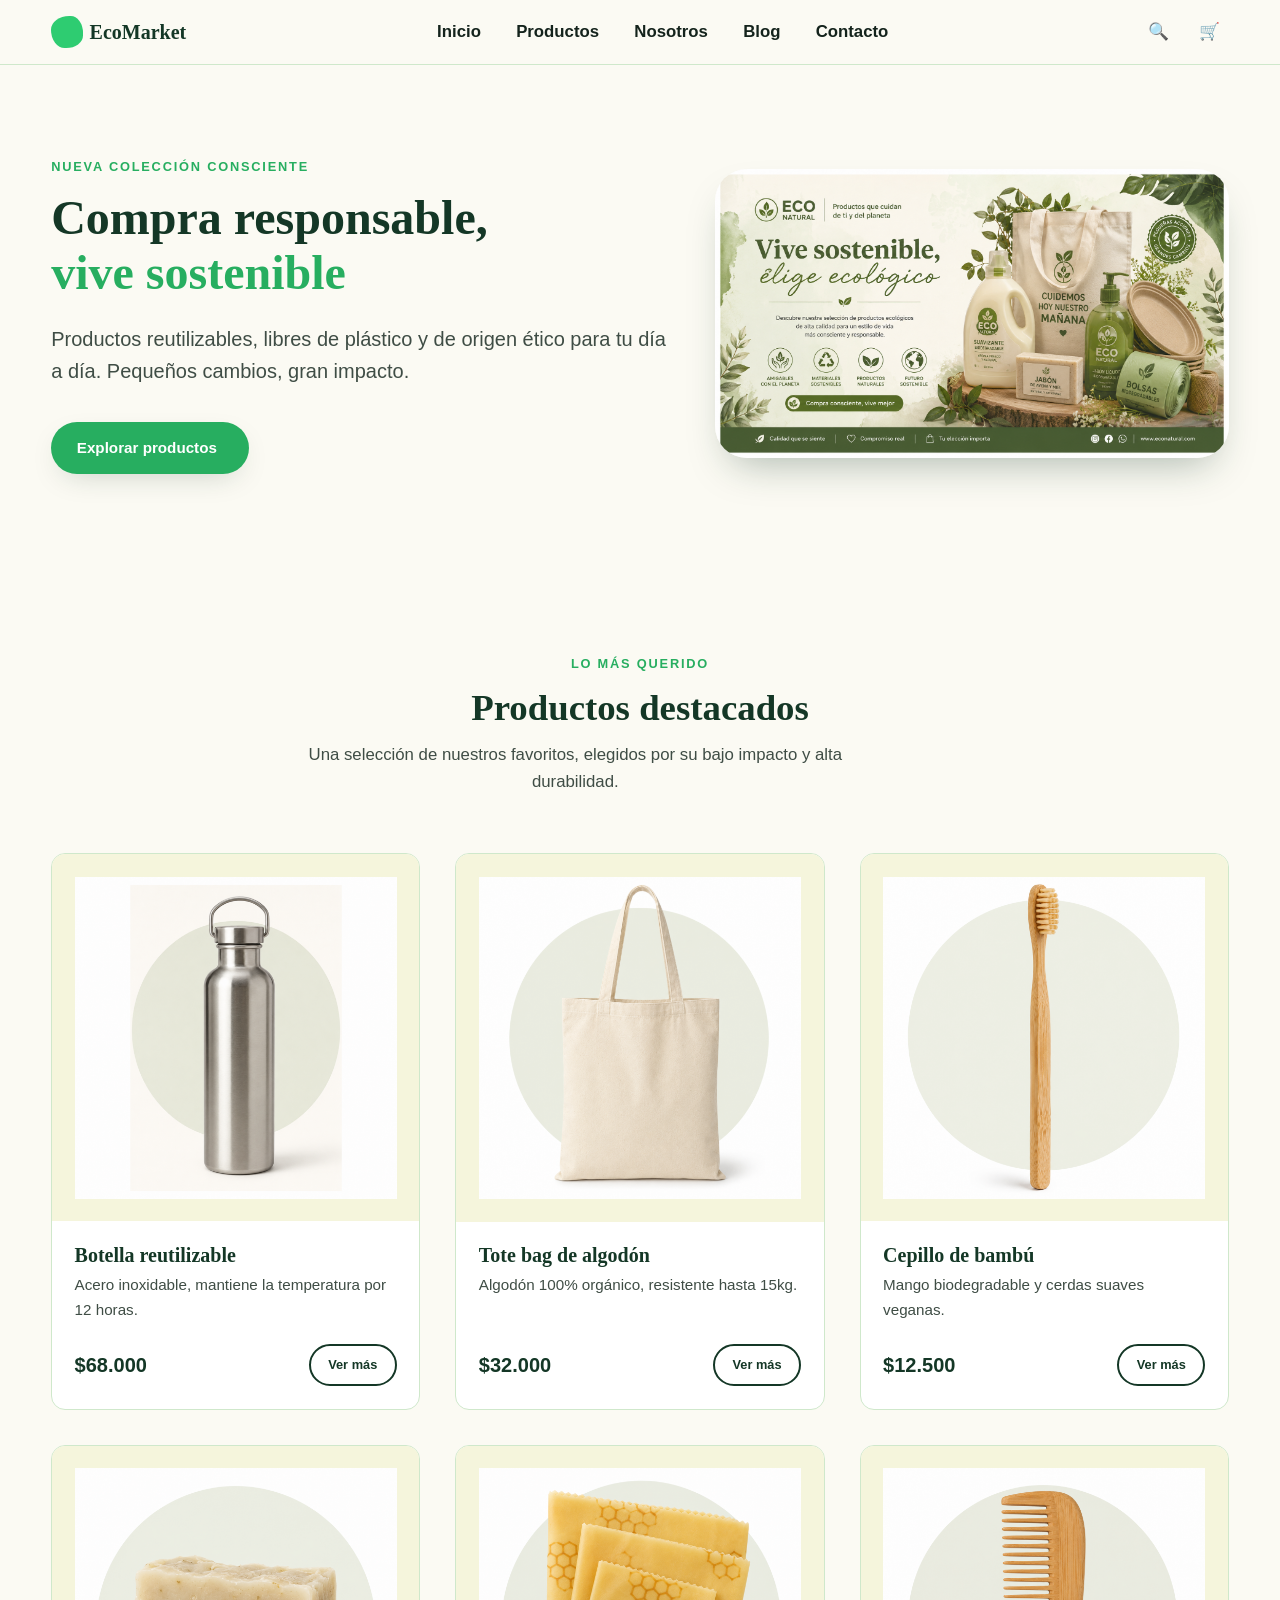
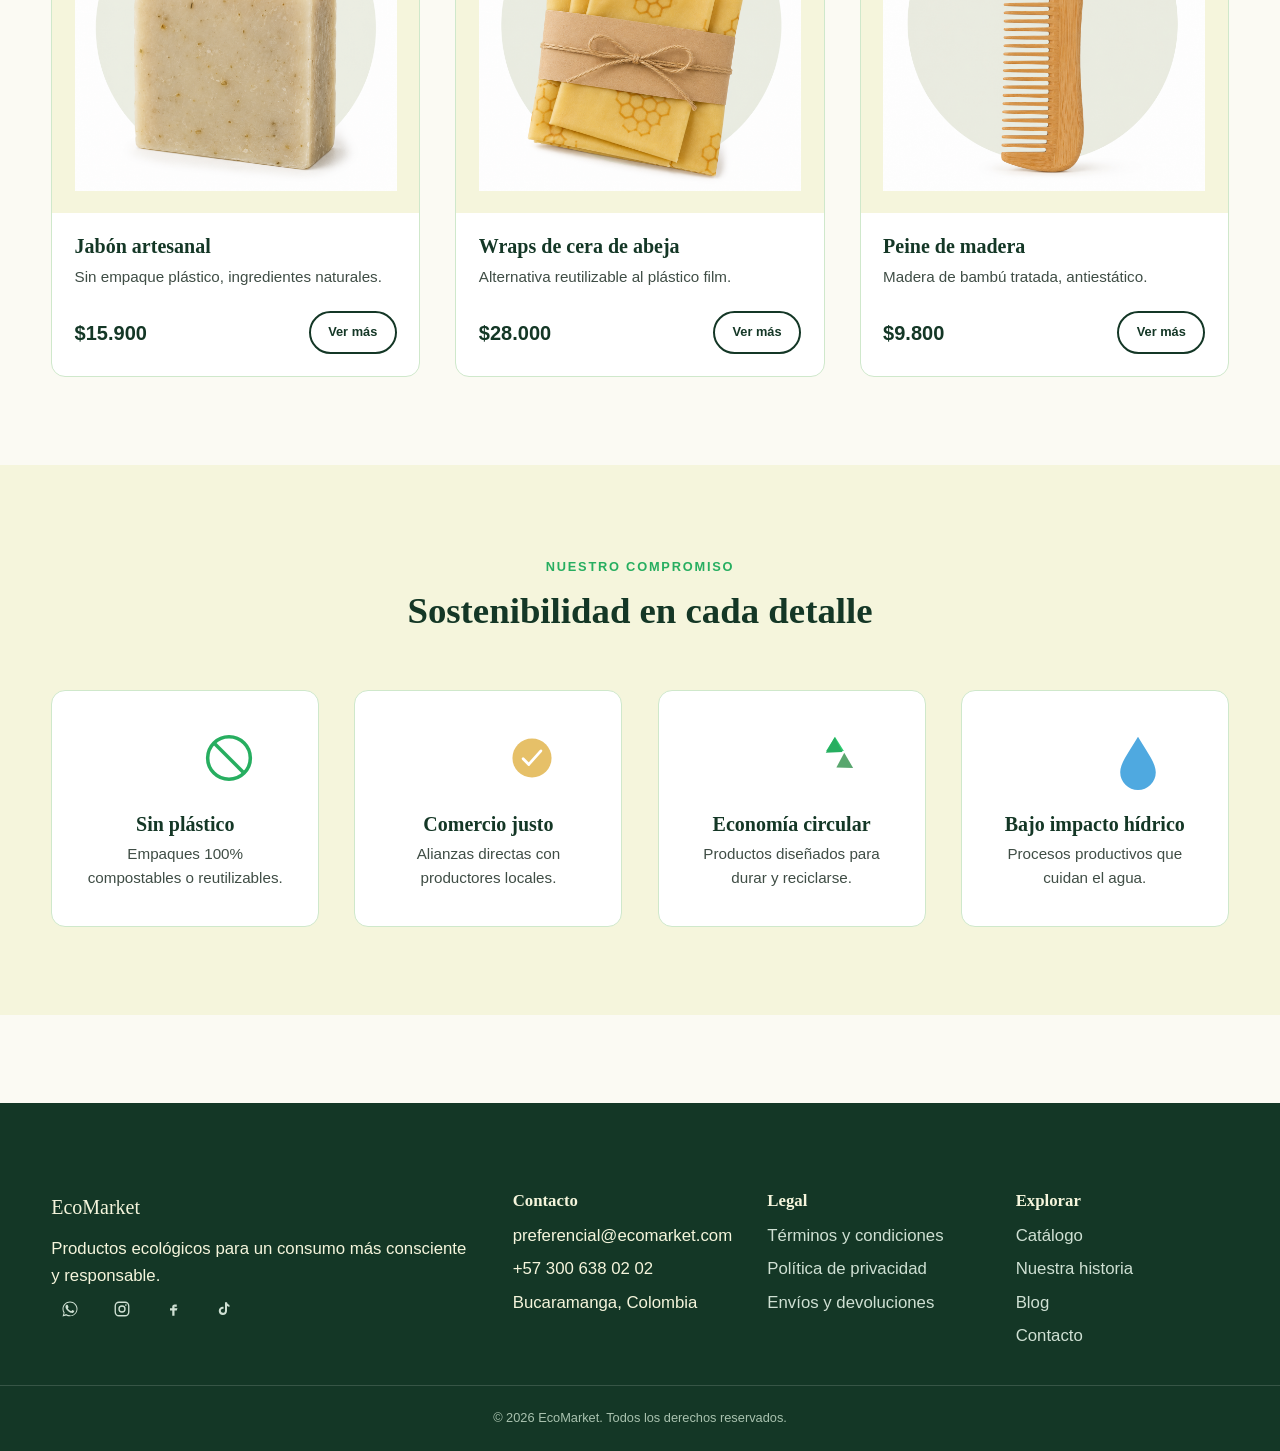
<file: index.html>
<!DOCTYPE html>
<html lang="es">
<head>
  <meta charset="UTF-8">
  <meta name="viewport" content="width=device-width, initial-scale=1.0">
  <title>EcoMarket — Compra responsable, vive sostenible</title>
  <meta name="description" content="EcoMarket: tienda en línea de productos ecológicos, reutilizables y sustentables.">
  <link rel="icon" href="img/icons/icon-leaf.svg" type="image/svg+xml">
  <link rel="stylesheet" href="css/main.css">
  <link rel="stylesheet" href="css/layout.css">
  <link rel="stylesheet" href="css/components.css">
  <link rel="stylesheet" href="css/animations.css">
</head>
<body>
  <a href="#main" class="skip-link">Saltar al contenido</a>

  <header class="header">
    <div class="container header__bar">
      <a href="index.html" class="header__logo">
        <span class="header__logo-mark" aria-hidden="true"></span>
        EcoMarket
      </a>

      <input type="checkbox" id="nav-toggle" class="nav-toggle-input">
      <label for="nav-toggle" class="nav-toggle-label" aria-label="Abrir menú">
        <span></span><span></span><span></span>
      </label>

      <nav class="nav" aria-label="Navegación principal">
        <ul class="nav__list">
          <li><a href="index.html" class="nav__link">Inicio</a></li>
          <li><a href="views/productos.html" class="nav__link">Productos</a></li>
          <li><a href="views/sobre-nosotros.html" class="nav__link">Nosotros</a></li>
          <li><a href="views/blog.html" class="nav__link">Blog</a></li>
          <li><a href="views/contacto.html" class="nav__link">Contacto</a></li>
        </ul>
      </nav>

      <div class="header__actions">
        <a href="views/productos.html" class="icon-btn" aria-label="Buscar productos">🔍</a>
        <a href="#carrito" class="icon-btn" aria-label="Ver carrito">🛒</a>
      </div>
    </div>
  </header>

  <main id="main">
    <!-- HERO -->
    <section class="hero container">
      <div class="hero__text">
        <span class="eyebrow hero__eyebrow">Nueva colección consciente</span>
        <h1 class="hero__title">Compra responsable,<br><em>vive sostenible</em></h1>
        <p class="hero__lead">Productos reutilizables, libres de plástico y de origen ético para tu día a día. Pequeños cambios, gran impacto.</p>
        <a href="views/productos.html" class="btn btn--primary">Explorar productos</a>
      </div>
      <div class="hero__media">
        <img src="img/hero/hero-banner.png" alt="Ilustración de un paisaje verde y sostenible">
      </div>
    </section>

    <!-- PRODUCTOS DESTACADOS -->
    <section class="section container" id="destacados">
      <div class="section-heading text-center">
        <span class="eyebrow">Lo más querido</span>
        <h2>Productos destacados</h2>
        <p>Una selección de nuestros favoritos, elegidos por su bajo impacto y alta durabilidad.</p>
      </div>

      <div class="product-grid product-grid--home">
        <article class="card">
          <div class="card__media"><img src="img/products/product-bottle.png" alt="Botella reutilizable de acero inoxidable"></div>
          <div class="card__body">
            <h3 class="card__title">Botella reutilizable</h3>
            <p class="card__desc">Acero inoxidable, mantiene la temperatura por 12 horas.</p>
          </div>
          <div class="card__footer">
            <span class="card__price">$68.000</span>
            <a href="views/productos.html" class="btn btn--outline btn--small">Ver más</a>
          </div>
        </article>

        <article class="card">
          <div class="card__media"><img src="img/products/product-tote.png" alt="Bolsa tote de algodón orgánico"></div>
          <div class="card__body">
            <h3 class="card__title">Tote bag de algodón</h3>
            <p class="card__desc">Algodón 100% orgánico, resistente hasta 15kg.</p>
          </div>
          <div class="card__footer">
            <span class="card__price">$32.000</span>
            <a href="views/productos.html" class="btn btn--outline btn--small">Ver más</a>
          </div>
        </article>

        <article class="card">
          <div class="card__media"><img src="img/products/product-brush.png" alt="Cepillo dental de bambú"></div>
          <div class="card__body">
            <h3 class="card__title">Cepillo de bambú</h3>
            <p class="card__desc">Mango biodegradable y cerdas suaves veganas.</p>
          </div>
          <div class="card__footer">
            <span class="card__price">$12.500</span>
            <a href="views/productos.html" class="btn btn--outline btn--small">Ver más</a>
          </div>
        </article>

        <article class="card">
          <div class="card__media"><img src="img/products/product-soap.png" alt="Jabón artesanal en barra"></div>
          <div class="card__body">
            <h3 class="card__title">Jabón artesanal</h3>
            <p class="card__desc">Sin empaque plástico, ingredientes naturales.</p>
          </div>
          <div class="card__footer">
            <span class="card__price">$15.900</span>
            <a href="views/productos.html" class="btn btn--outline btn--small">Ver más</a>
          </div>
        </article>

        <article class="card">
          <div class="card__media"><img src="img/products/product-wrap.png" alt="Envoltura de cera de abeja"></div>
          <div class="card__body">
            <h3 class="card__title">Wraps de cera de abeja</h3>
            <p class="card__desc">Alternativa reutilizable al plástico film.</p>
          </div>
          <div class="card__footer">
            <span class="card__price">$28.000</span>
            <a href="views/productos.html" class="btn btn--outline btn--small">Ver más</a>
          </div>
        </article>

        <article class="card">
          <div class="card__media"><img src="img/products/product-comb.png" alt="Peine de madera natural"></div>
          <div class="card__body">
            <h3 class="card__title">Peine de madera</h3>
            <p class="card__desc">Madera de bambú tratada, antiestático.</p>
          </div>
          <div class="card__footer">
            <span class="card__price">$9.800</span>
            <a href="views/productos.html" class="btn btn--outline btn--small">Ver más</a>
          </div>
        </article>
      </div>
    </section>

    <!-- FRANJA DE PRINCIPIOS -->
    <section class="section section--muted">
      <div class="container">
        <div class="section-heading text-center">
          <span class="eyebrow">Nuestro compromiso</span>
          <h2>Sostenibilidad en cada detalle</h2>
        </div>
        <div class="principles">
          <div class="principle">
            <img class="principle__icon" src="img/icons/icon-no-plastic.svg" alt="">
            <h3>Sin plástico</h3>
            <p>Empaques 100% compostables o reutilizables.</p>
          </div>
          <div class="principle">
            <img class="principle__icon" src="img/icons/icon-fair-trade.svg" alt="">
            <h3>Comercio justo</h3>
            <p>Alianzas directas con productores locales.</p>
          </div>
          <div class="principle">
            <img class="principle__icon" src="img/icons/icon-recycle.svg" alt="">
            <h3>Economía circular</h3>
            <p>Productos diseñados para durar y reciclarse.</p>
          </div>
          <div class="principle">
            <img class="principle__icon" src="img/icons/icon-water.svg" alt="">
            <h3>Bajo impacto hídrico</h3>
            <p>Procesos productivos que cuidan el agua.</p>
          </div>
        </div>
      </div>
    </section>
  </main>

  <footer class="footer">
    <div class="container footer__grid">
      <div class="footer__col">
        <p class="footer__brand">EcoMarket</p>
        <p>Productos ecológicos para un consumo más consciente y responsable.</p>
        <div class="footer__social">
          <a href="https://wa.me/573000000000" class="icon-btn" aria-label="WhatsApp" target="_blank" rel="noopener noreferrer">
            <svg viewBox="0 0 24 24" width="18" height="18" fill="currentColor" aria-hidden="true"><path d="M17.5 14.4c-.3-.1-1.7-.9-2-.9-.3-.1-.5-.1-.7.1-.2.3-.8.9-.9 1.1-.2.2-.3.2-.6.1-.3-.1-1.3-.5-2.4-1.5-.9-.8-1.5-1.8-1.7-2.1-.2-.3 0-.5.1-.6.1-.1.3-.3.4-.5.1-.2.2-.3.3-.5.1-.2 0-.4 0-.5 0-.1-.7-1.6-.9-2.2-.2-.6-.5-.5-.7-.5h-.6c-.2 0-.5.1-.8.4-.3.3-1 1-1 2.4s1 2.8 1.2 3c.1.2 2 3.1 4.9 4.3.7.3 1.2.5 1.6.6.7.2 1.3.2 1.8.1.5-.1 1.7-.7 1.9-1.4.2-.7.2-1.2.2-1.4-.1-.1-.3-.2-.6-.3z"/><path d="M12 2C6.5 2 2 6.5 2 12c0 1.9.5 3.6 1.5 5.2L2 22l4.9-1.5c1.5.8 3.3 1.3 5.1 1.3 5.5 0 10-4.5 10-10S17.5 2 12 2zm0 18.2c-1.7 0-3.3-.5-4.7-1.3l-.3-.2-3 .9.9-2.9-.2-.3C3.8 15 3.3 13.5 3.3 12c0-4.8 3.9-8.7 8.7-8.7s8.7 3.9 8.7 8.7-3.9 8.7-8.7 8.7z"/></svg>
          </a>
          <a href="https://instagram.com/ecomarket" class="icon-btn" aria-label="Instagram" target="_blank" rel="noopener noreferrer">
            <svg viewBox="0 0 24 24" width="18" height="18" fill="currentColor" aria-hidden="true"><rect x="3" y="3" width="18" height="18" rx="5" fill="none" stroke="currentColor" stroke-width="1.8"/><circle cx="12" cy="12" r="4" fill="none" stroke="currentColor" stroke-width="1.8"/><circle cx="17.2" cy="6.8" r="1.1"/></svg>
          </a>
          <a href="https://facebook.com/ecomarket" class="icon-btn" aria-label="Facebook" target="_blank" rel="noopener noreferrer">
            <svg viewBox="0 0 24 24" width="18" height="18" fill="currentColor" aria-hidden="true"><path d="M14 9h3V6h-3c-1.7 0-3 1.3-3 3v2H8v3h3v7h3v-7h3l1-3h-4V9c0-.6.4-1 1-1z"/></svg>
          </a>
          <a href="https://tiktok.com/@ecomarket" class="icon-btn" aria-label="TikTok" target="_blank" rel="noopener noreferrer">
            <svg viewBox="0 0 24 24" width="18" height="18" fill="currentColor" aria-hidden="true"><path d="M16 3c.3 1.8 1.5 3.2 3.3 3.5v2.7c-1.2 0-2.4-.4-3.3-1.1v6.4c0 3-2.4 5.5-5.5 5.5S5 17.5 5 14.5 7.4 9 10.5 9c.3 0 .6 0 .9.1v2.8c-.3-.1-.6-.2-.9-.2-1.5 0-2.7 1.2-2.7 2.7s1.2 2.7 2.7 2.7 2.8-1.1 2.8-2.6V3h2.7z"/></svg>
          </a>
        </div>
      </div>
      <div class="footer__col">
        <h4>Contacto</h4>
        <ul>
          <li>preferencial@ecomarket.com</li>
          <li>+57 300 638 02 02</li>
          <li>Bucaramanga, Colombia</li>
        </ul>
      </div>
      <div class="footer__col">
        <h4>Legal</h4>
        <ul>
          <li><a href="#">Términos y condiciones</a></li>
          <li><a href="#">Política de privacidad</a></li>
          <li><a href="#">Envíos y devoluciones</a></li>
        </ul>
      </div>
      <div class="footer__col">
        <h4>Explorar</h4>
        <ul>
          <li><a href="views/productos.html">Catálogo</a></li>
          <li><a href="views/sobre-nosotros.html">Nuestra historia</a></li>
          <li><a href="views/blog.html">Blog</a></li>
          <li><a href="views/contacto.html">Contacto</a></li>
        </ul>
      </div>
    </div>
    <div class="footer__bottom">© 2026 EcoMarket. Todos los derechos reservados.</div>
  </footer>
</body>
</html>
</file>
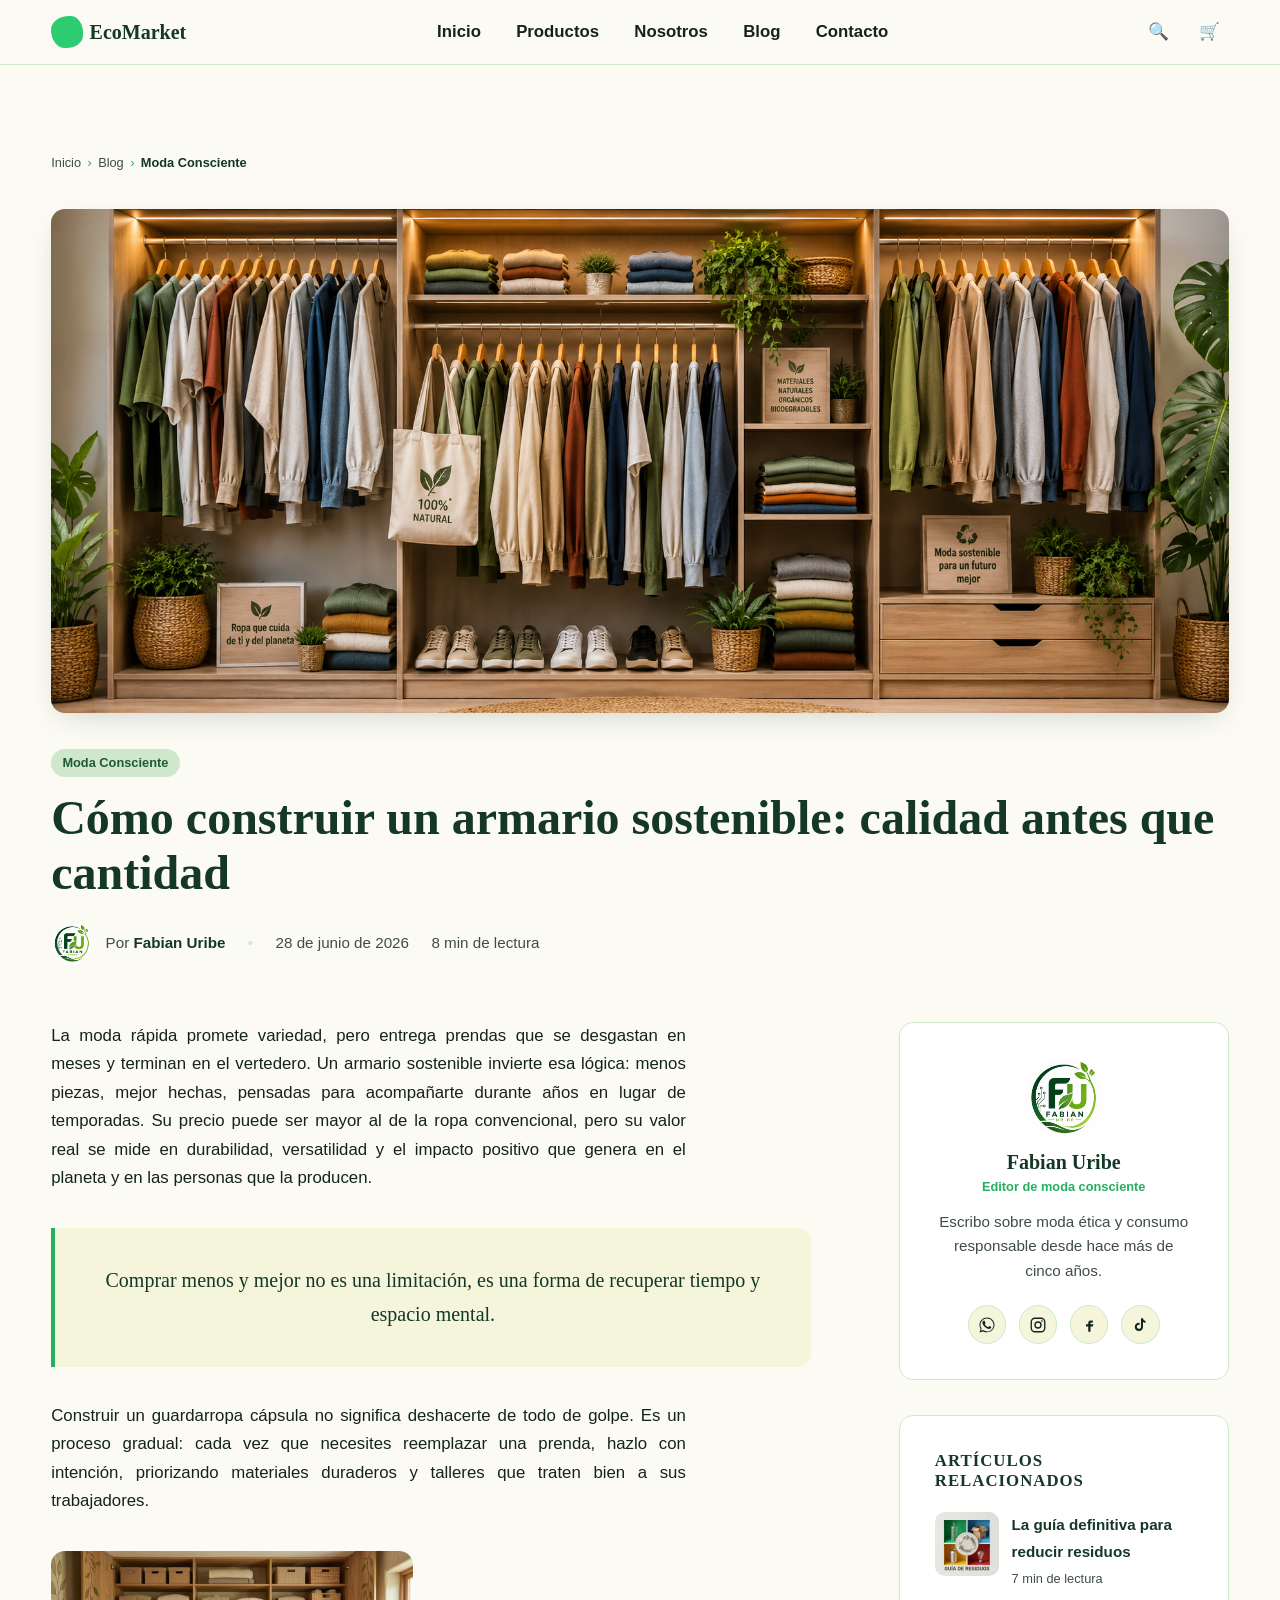
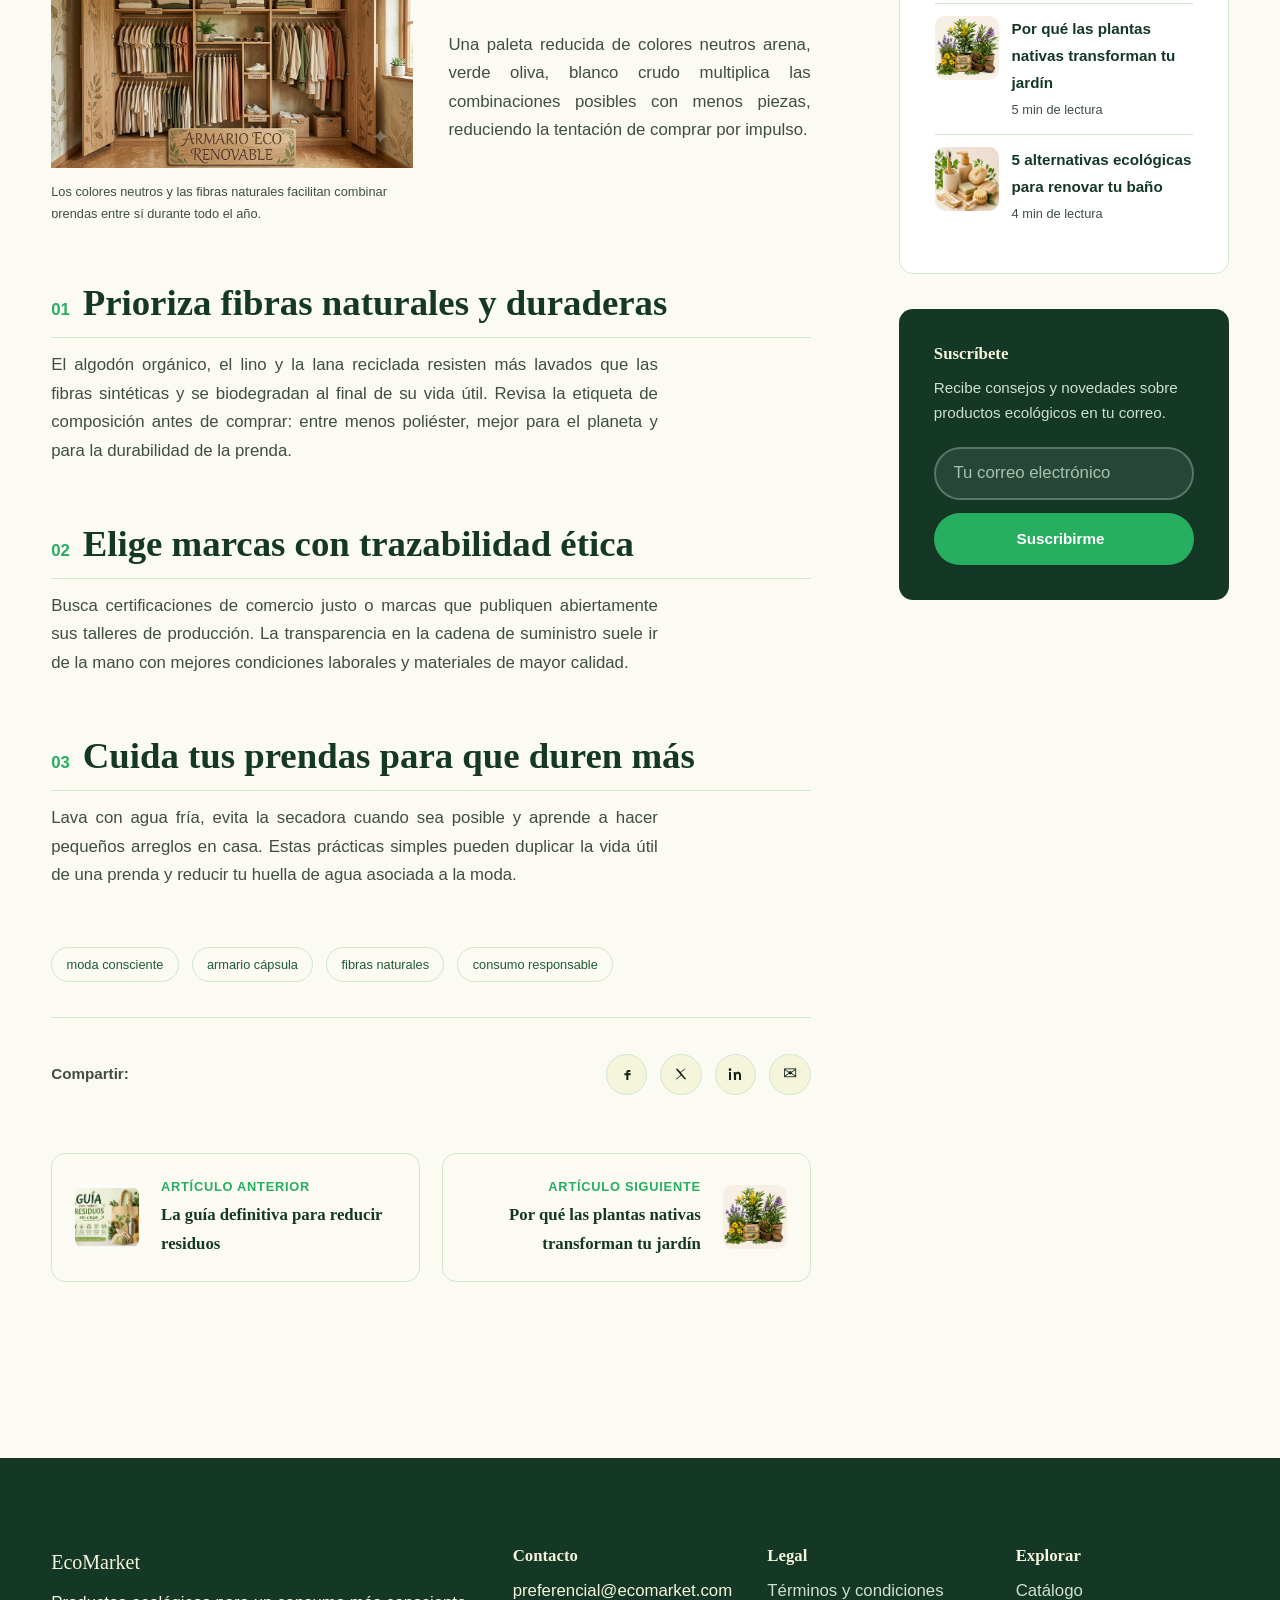
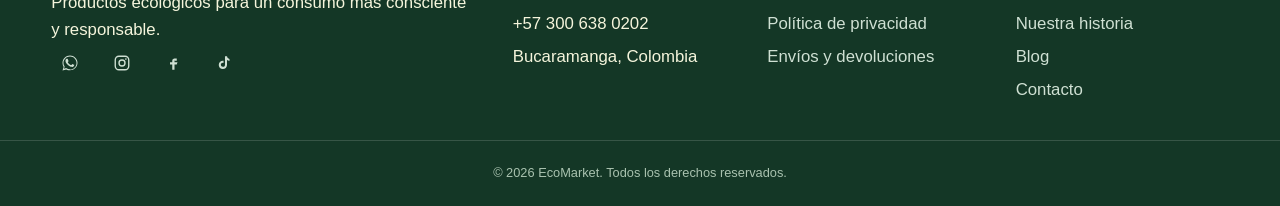
<file: views/blog-armario.html>
<!DOCTYPE html>
<html lang="es">
<head>
  <meta charset="UTF-8">
  <meta name="viewport" content="width=device-width, initial-scale=1.0">
  <title>Cómo construir un armario sostenible — Vida Sostenible</title>
  <meta name="description" content="Aprende a curar un armario sostenible: fibras naturales, marcas éticas y prendas versátiles que duran años.">
  <link rel="icon" href="../img/icons/icon-leaf.svg" type="image/svg+xml">
  <link rel="stylesheet" href="../css/main.css">
  <link rel="stylesheet" href="../css/layout.css">
  <link rel="stylesheet" href="../css/components.css">
  <link rel="stylesheet" href="../css/blog.css">
  <link rel="stylesheet" href="../css/animations.css">
</head>
<body>
  <a href="#main" class="skip-link">Saltar al contenido</a>

  <header class="header">
    <div class="container header__bar">
      <a href="../index.html" class="header__logo">
        <span class="header__logo-mark" aria-hidden="true"></span>
        EcoMarket
      </a>

      <input type="checkbox" id="nav-toggle" class="nav-toggle-input">
      <label for="nav-toggle" class="nav-toggle-label" aria-label="Abrir menú">
        <span></span><span></span><span></span>
      </label>

      <nav class="nav" aria-label="Navegación principal">
        <ul class="nav__list">
          <li><a href="../index.html" class="nav__link">Inicio</a></li>
          <li><a href="productos.html" class="nav__link">Productos</a></li>
          <li><a href="sobre-nosotros.html" class="nav__link">Nosotros</a></li>
          <li><a href="blog.html" class="nav__link" aria-current="page">Blog</a></li>
          <li><a href="contacto.html" class="nav__link">Contacto</a></li>
        </ul>
      </nav>

      <div class="header__actions">
        <a href="productos.html" class="icon-btn" aria-label="Buscar productos">🔍</a>
        <a href="#carrito" class="icon-btn" aria-label="Ver carrito">🛒</a>
      </div>
    </div>
  </header>

  <main id="main">
    <article class="section container">

      <nav class="breadcrumb" aria-label="Ruta de navegación">
        <ol>
          <li><a href="../index.html">Inicio</a></li>
          <li><a href="blog.html">Blog</a></li>
          <li>Moda Consciente</li>
        </ol>
      </nav>

      <header class="article-header">
        <figure class="article-header__media">
          <img src="../img/blog/Armario-banner.png" alt="Prendas de ropa colgadas en un armario sostenible">
        </figure>

        <span class="badge badge--stock">Moda Consciente</span>
        <h1 class="article-header__title">Cómo construir un armario sostenible: calidad antes que cantidad</h1>

        <div class="article-header__meta">
          <div class="article-header__author">
            <img src="../img/icons/img-faburibe.png" alt="Foto de Fabian Uribe">
            <span>Por <strong>Fabian Uribe</strong></span>
          </div>
          <span class="dot"><time datetime="2026-06-28">28 de junio de 2026</time></span>
          <span>8 min de lectura</span>
        </div>
      </header>

      <div class="article-layout">
        <div class="article-body">
          <p style="text-align: justify;">La moda rápida promete variedad, pero entrega prendas que se desgastan en meses y terminan en el vertedero. Un armario sostenible invierte esa lógica: menos piezas, mejor hechas, pensadas para acompañarte durante años en lugar de temporadas.
          Su precio puede ser mayor al de la ropa convencional, pero su valor real se mide en durabilidad, versatilidad y el impacto positivo que genera en el planeta y en las personas que la producen.
          </p>

          <blockquote class="article-quote" style="text-align: center;">Comprar menos y mejor no es una limitación, es una forma de recuperar tiempo y espacio mental.</blockquote>

          <p style="text-align: justify;">Construir un guardarropa cápsula no significa deshacerte de todo de golpe. Es un proceso gradual: cada vez que necesites reemplazar una prenda, hazlo con intención, priorizando materiales duraderos y talleres que traten bien a sus trabajadores.</p>

          <div class="article-secondary">
            <figure>
              <img src="../img/blog/armario-banner2.jpg" alt="Prendas dobladas en tonos neutros sobre un estante de madera">
              <figcaption>Los colores neutros y las fibras naturales facilitan combinar prendas entre sí durante todo el año.</figcaption>
            </figure>
            <p style="text-align: justify;">Una paleta reducida de colores neutros arena, verde oliva, blanco crudo multiplica las combinaciones posibles con menos piezas, reduciendo la tentación de comprar por impulso.</p>
          </div>

          <section class="article-section">
            <h2>Prioriza fibras naturales y duraderas</h2>
            <p style="text-align: justify;">El algodón orgánico, el lino y la lana reciclada resisten más lavados que las fibras sintéticas y se biodegradan al final de su vida útil. Revisa la etiqueta de composición antes de comprar: entre menos poliéster, mejor para el planeta y para la durabilidad de la prenda.</p>
          </section>

          <section class="article-section">
            <h2>Elige marcas con trazabilidad ética</h2>
            <p style="text-align: justify;">Busca certificaciones de comercio justo o marcas que publiquen abiertamente sus talleres de producción. La transparencia en la cadena de suministro suele ir de la mano con mejores condiciones laborales y materiales de mayor calidad.</p>
          </section>

          <section class="article-section">
            <h2>Cuida tus prendas para que duren más</h2>
            <p style="text-align: justify;">Lava con agua fría, evita la secadora cuando sea posible y aprende a hacer pequeños arreglos en casa. Estas prácticas simples pueden duplicar la vida útil de una prenda y reducir tu huella de agua asociada a la moda.</p>
          </section>

          <div class="article-tags">
            <a href="#" class="tag">moda consciente</a>
            <a href="#" class="tag">armario cápsula</a>
            <a href="#" class="tag">fibras naturales</a>
            <a href="#" class="tag">consumo responsable</a>
          </div>

          <div class="article-footer">
            <span class="article-footer__label">Compartir:</span>
            <div class="article-share">
              <a href="https://www.facebook.com/?locale=es_LA" aria-label="Compartir en Facebook">
                <svg viewBox="0 0 24 24" width="16" height="16" fill="currentColor" aria-hidden="true"><path d="M14 9h3V6h-3c-1.7 0-3 1.3-3 3v2H8v3h3v7h3v-7h3l1-3h-4V9c0-.6.4-1 1-1z"/></svg>
              </a>
              <a href="https://www.instagram.com/" aria-label="Compartir en Intagram">
                <svg viewBox="0 0 24 24" width="16" height="16" fill="currentColor" aria-hidden="true"><path d="M4 4l7.5 9.6L4.3 20H6l6.3-5.6L17.5 20H20l-8-10.2L18.8 4h-1.7l-5.7 5L6.7 4H4z"/></svg>
              </a>
              <a href="https://www.linkedin.com/" aria-label="Compartir en LinkedIn">
                <svg viewBox="0 0 24 24" width="16" height="16" fill="currentColor" aria-hidden="true"><path d="M4.5 3.5a2 2 0 100 4 2 2 0 000-4zM3 9h3v12H3zM10 9h3v1.7c.6-1 1.7-2 3.5-2 3 0 4.5 2 4.5 5.4V21h-3v-6.4c0-1.7-.6-2.8-2.1-2.8-1.2 0-1.9.8-2.2 1.6-.1.3-.1.7-.1 1.1V21h-3z"/></svg>
              </a>
              <a href="http://gmail.com" aria-label="Compartir por correo">✉</a>
            </div>
          </div>

          <nav class="article-nav" aria-label="Navegación entre artículos">
            <a class="article-nav__item article-nav__item--prev" href="blog-residuos.html">
              <span class="article-nav__thumb"><img src="../img/blog/portada-guiaresid.png" alt=""></span>
              <span>
                <span class="article-nav__label">Artículo anterior</span>
                <span class="article-nav__title">La guía definitiva para reducir residuos</span>
              </span>
            </a>
            <a class="article-nav__item article-nav__item--next" href="blog-plantas.html">
              <span class="article-nav__thumb"><img src="../img/blog/icon-plantas.png" alt=""></span>
              <span>
                <span class="article-nav__label">Artículo siguiente</span>
                <span class="article-nav__title">Por qué las plantas nativas transforman tu jardín</span>
              </span>
            </a>
          </nav>
        </div>

        <aside class="sidebar">
          <div class="author-card">
            <img src="../img/icons/img-faburibe.png" alt="Foto de Fabian Uribe">
            <h3>Fabian Uribe</h3>
            <p class="author-card__role">Editor de moda consciente</p>
            <p>Escribo sobre moda ética y consumo responsable desde hace más de cinco años.</p>
            <div class="social-row">
              <a href="https://wa.me/573000000000" class="icon-btn" aria-label="WhatsApp" target="_blank" rel="noopener noreferrer">
                <svg viewBox="0 0 24 24" width="18" height="18" fill="currentColor" aria-hidden="true"><path d="M17.5 14.4c-.3-.1-1.7-.9-2-.9-.3-.1-.5-.1-.7.1-.2.3-.8.9-.9 1.1-.2.2-.3.2-.6.1-.3-.1-1.3-.5-2.4-1.5-.9-.8-1.5-1.8-1.7-2.1-.2-.3 0-.5.1-.6.1-.1.3-.3.4-.5.1-.2.2-.3.3-.5.1-.2 0-.4 0-.5 0-.1-.7-1.6-.9-2.2-.2-.6-.5-.5-.7-.5h-.6c-.2 0-.5.1-.8.4-.3.3-1 1-1 2.4s1 2.8 1.2 3c.1.2 2 3.1 4.9 4.3.7.3 1.2.5 1.6.6.7.2 1.3.2 1.8.1.5-.1 1.7-.7 1.9-1.4.2-.7.2-1.2.2-1.4-.1-.1-.3-.2-.6-.3z"/><path d="M12 2C6.5 2 2 6.5 2 12c0 1.9.5 3.6 1.5 5.2L2 22l4.9-1.5c1.5.8 3.3 1.3 5.1 1.3 5.5 0 10-4.5 10-10S17.5 2 12 2zm0 18.2c-1.7 0-3.3-.5-4.7-1.3l-.3-.2-3 .9.9-2.9-.2-.3C3.8 15 3.3 13.5 3.3 12c0-4.8 3.9-8.7 8.7-8.7s8.7 3.9 8.7 8.7-3.9 8.7-8.7 8.7z"/></svg>
              </a>
              <a href="https://instagram.com/" class="icon-btn" aria-label="Instagram"       target="_blank" rel="noopener noreferrer">
                <svg viewBox="0 0 24 24" width="18" height="18" fill="currentColor" aria-hidden="true"><rect x="3" y="3" width="18" height="18" rx="5" fill="none" stroke="currentColor" stroke-width="1.8"/><circle cx="12" cy="12" r="4" fill="none" stroke="currentColor" stroke-width="1.8"/><circle cx="17.2" cy="6.8" r="1.1"/></svg>
              </a>
              <a href="https://facebook.com/" class="icon-btn" aria-label="Facebook" target="_blank" rel="noopener noreferrer">
                <svg viewBox="0 0 24 24" width="18" height="18" fill="currentColor" aria-hidden="true"><path d="M14 9h3V6h-3c-1.7 0-3 1.3-3 3v2H8v3h3v7h3v-7h3l1-3h-4V9c0-.6.4-1 1-1z"/></svg>
              </a>
              <a href="https://tiktok.com/" class="icon-btn" aria-label="TikTok" target="_blank" rel="noopener noreferrer">
                <svg viewBox="0 0 24 24" width="18" height="18" fill="currentColor" aria-hidden="true"><path d="M16 3c.3 1.8 1.5 3.2 3.3 3.5v2.7c-1.2 0-2.4-.4-3.3-1.1v6.4c0 3-2.4 5.5-5.5 5.5S5 17.5 5 14.5 7.4 9 10.5 9c.3 0 .6 0 .9.1v2.8c-.3-.1-.6-.2-.9-.2-1.5 0-2.7 1.2-2.7 2.7s1.2 2.7 2.7 2.7 2.8-1.1 2.8-2.6V3h2.7z"/></svg>
              </a>
            </div>
          </div>

          <div class="related">
            <h3>Artículos relacionados</h3>
            <div class="related__item">
              <a href="blog-residuos.html" class="related__thumb"><img src="../img/blog/ico-residuos.jpg" alt=""></a>
              <a href="blog-residuos.html">
                <span class="related__title">La guía definitiva para reducir residuos</span>
                <span class="related__time">7 min de lectura</span>
              </a>
            </div>
            <div class="related__item">
              <a href="blog-plantas.html" class="related__thumb"><img src="../img/blog/icon-plantas.png" alt=""></a>
              <a href="blog-plantas.html">
                <span class="related__title">Por qué las plantas nativas transforman tu jardín</span>
                <span class="related__time">5 min de lectura</span>
              </a>
            </div>
            <div class="related__item">
              <a href="blog-bano.html" class="related__thumb"><img src="../img/blog/ico-bano.png" alt=""></a>
              <a href="blog-bano.html">
                <span class="related__title">5 alternativas ecológicas para renovar tu baño</span>
                <span class="related__time">4 min de lectura</span>
              </a>
            </div>
          </div>

          <div class="subscribe-box">
            <h3>Suscríbete</h3>
            <p>Recibe consejos y novedades sobre productos ecológicos en tu correo.</p>
            <div class="form-field">
              <input type="email" placeholder="Tu correo electrónico" aria-label="Correo electrónico">
            </div>
            <button class="btn btn--primary btn--block" type="button">Suscribirme</button>
          </div>
        </aside>
      </div>
    </article>
  </main>

  <footer class="footer">
    <div class="container footer__grid">
      <div class="footer__col">
        <p class="footer__brand">EcoMarket</p>
        <p>Productos ecológicos para un consumo más consciente y responsable.</p>
        <div class="footer__social">
          <a href="https://wa.me/573000000000" class="icon-btn" aria-label="WhatsApp" target="_blank" rel="noopener noreferrer">
            <svg viewBox="0 0 24 24" width="18" height="18" fill="currentColor" aria-hidden="true"><path d="M17.5 14.4c-.3-.1-1.7-.9-2-.9-.3-.1-.5-.1-.7.1-.2.3-.8.9-.9 1.1-.2.2-.3.2-.6.1-.3-.1-1.3-.5-2.4-1.5-.9-.8-1.5-1.8-1.7-2.1-.2-.3 0-.5.1-.6.1-.1.3-.3.4-.5.1-.2.2-.3.3-.5.1-.2 0-.4 0-.5 0-.1-.7-1.6-.9-2.2-.2-.6-.5-.5-.7-.5h-.6c-.2 0-.5.1-.8.4-.3.3-1 1-1 2.4s1 2.8 1.2 3c.1.2 2 3.1 4.9 4.3.7.3 1.2.5 1.6.6.7.2 1.3.2 1.8.1.5-.1 1.7-.7 1.9-1.4.2-.7.2-1.2.2-1.4-.1-.1-.3-.2-.6-.3z"/><path d="M12 2C6.5 2 2 6.5 2 12c0 1.9.5 3.6 1.5 5.2L2 22l4.9-1.5c1.5.8 3.3 1.3 5.1 1.3 5.5 0 10-4.5 10-10S17.5 2 12 2zm0 18.2c-1.7 0-3.3-.5-4.7-1.3l-.3-.2-3 .9.9-2.9-.2-.3C3.8 15 3.3 13.5 3.3 12c0-4.8 3.9-8.7 8.7-8.7s8.7 3.9 8.7 8.7-3.9 8.7-8.7 8.7z"/></svg>
          </a>
          <a href="https://instagram.com/ecomarket" class="icon-btn" aria-label="Instagram" target="_blank" rel="noopener noreferrer">
            <svg viewBox="0 0 24 24" width="18" height="18" fill="currentColor" aria-hidden="true"><rect x="3" y="3" width="18" height="18" rx="5" fill="none" stroke="currentColor" stroke-width="1.8"/><circle cx="12" cy="12" r="4" fill="none" stroke="currentColor" stroke-width="1.8"/><circle cx="17.2" cy="6.8" r="1.1"/></svg>
          </a>
          <a href="https://facebook.com/ecomarket" class="icon-btn" aria-label="Facebook" target="_blank" rel="noopener noreferrer">
            <svg viewBox="0 0 24 24" width="18" height="18" fill="currentColor" aria-hidden="true"><path d="M14 9h3V6h-3c-1.7 0-3 1.3-3 3v2H8v3h3v7h3v-7h3l1-3h-4V9c0-.6.4-1 1-1z"/></svg>
          </a>
          <a href="https://tiktok.com/@ecomarket" class="icon-btn" aria-label="TikTok" target="_blank" rel="noopener noreferrer">
            <svg viewBox="0 0 24 24" width="18" height="18" fill="currentColor" aria-hidden="true"><path d="M16 3c.3 1.8 1.5 3.2 3.3 3.5v2.7c-1.2 0-2.4-.4-3.3-1.1v6.4c0 3-2.4 5.5-5.5 5.5S5 17.5 5 14.5 7.4 9 10.5 9c.3 0 .6 0 .9.1v2.8c-.3-.1-.6-.2-.9-.2-1.5 0-2.7 1.2-2.7 2.7s1.2 2.7 2.7 2.7 2.8-1.1 2.8-2.6V3h2.7z"/></svg>
          </a>
        </div>
      </div>
      <div class="footer__col">
        <h4>Contacto</h4>
        <ul>
          <li>preferencial@ecomarket.com</li>
          <li>+57 300 638 0202</li>
          <li>Bucaramanga, Colombia</li>
        </ul>
      </div>
      <div class="footer__col">
        <h4>Legal</h4>
        <ul>
          <li><a href="#">Términos y condiciones</a></li>
          <li><a href="#">Política de privacidad</a></li>
          <li><a href="#">Envíos y devoluciones</a></li>
        </ul>
      </div>
      <div class="footer__col">
        <h4>Explorar</h4>
        <ul>
          <li><a href="productos.html">Catálogo</a></li>
          <li><a href="sobre-nosotros.html">Nuestra historia</a></li>
          <li><a href="blog.html">Blog</a></li>
          <li><a href="contacto.html">Contacto</a></li>
        </ul>
      </div>
    </div>
    <div class="footer__bottom">© 2026 EcoMarket. Todos los derechos reservados.</div>
  </footer>
</body>
</html>
</file>
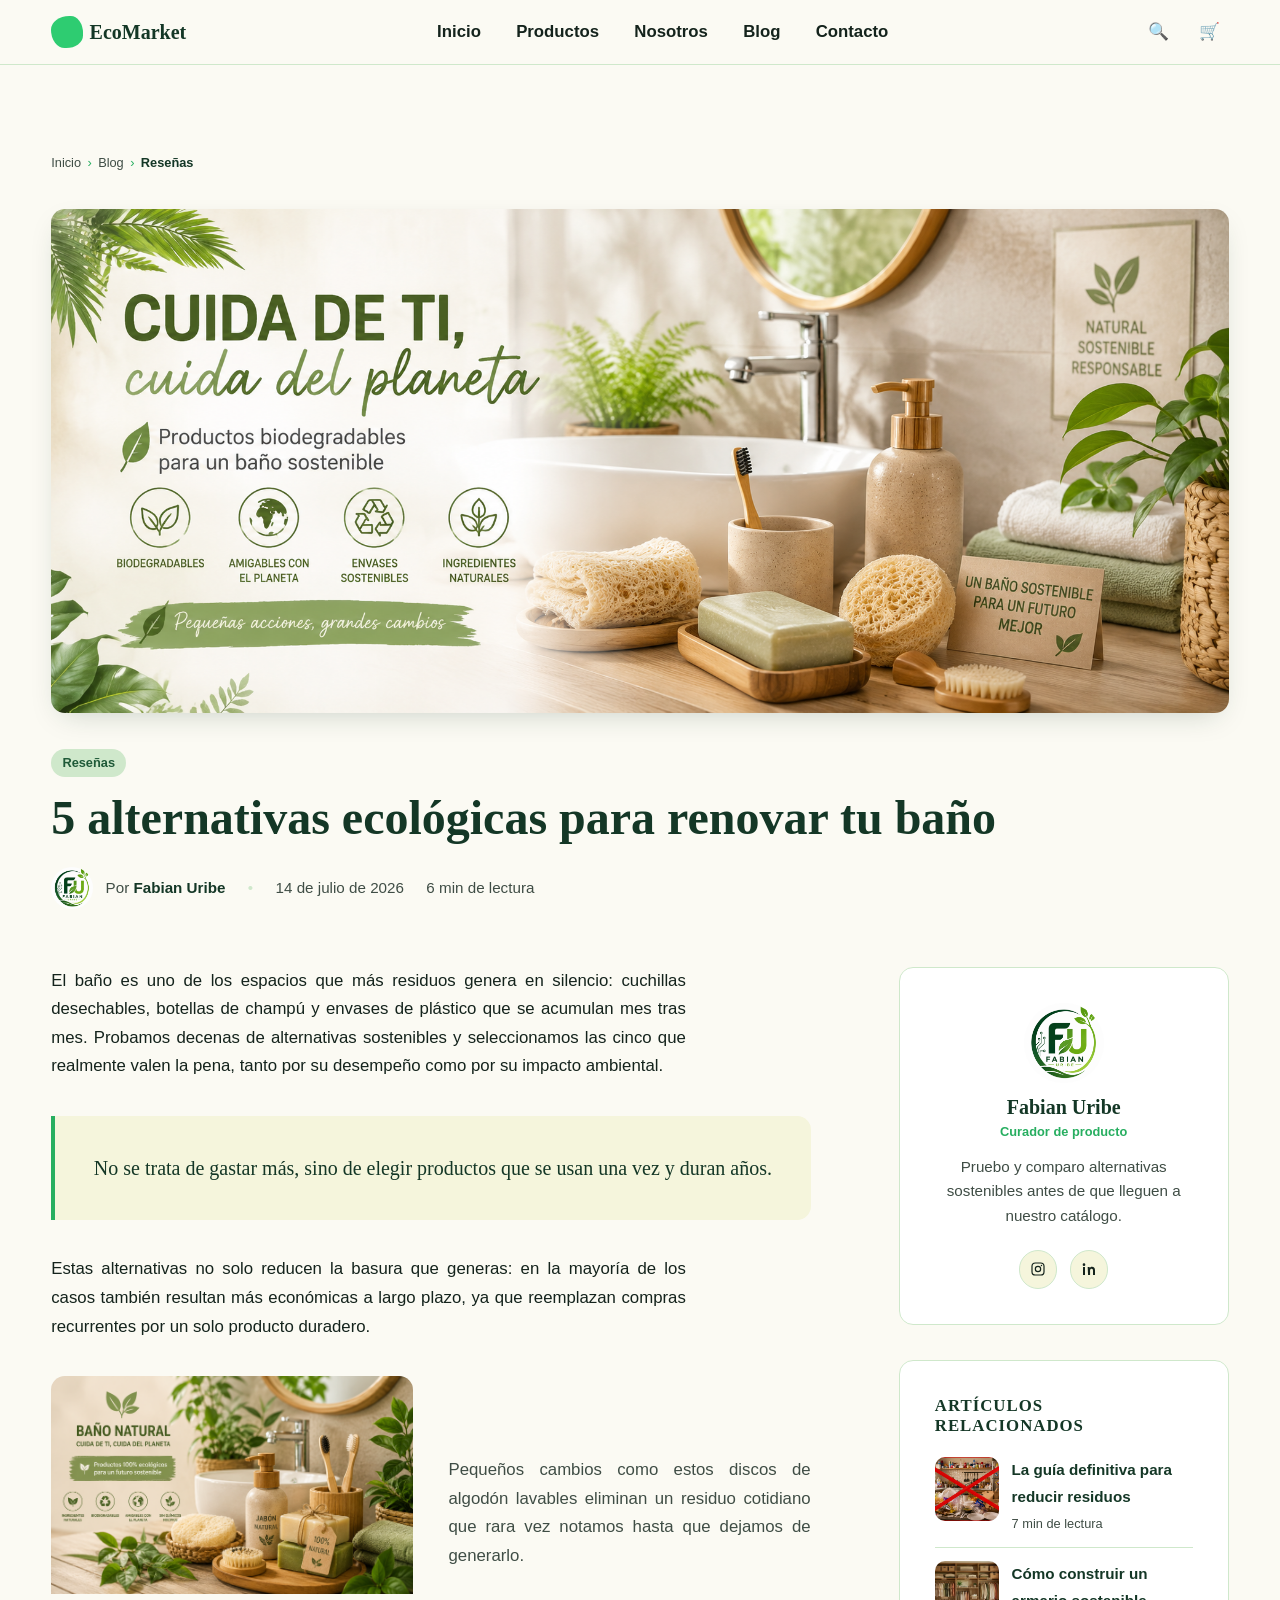
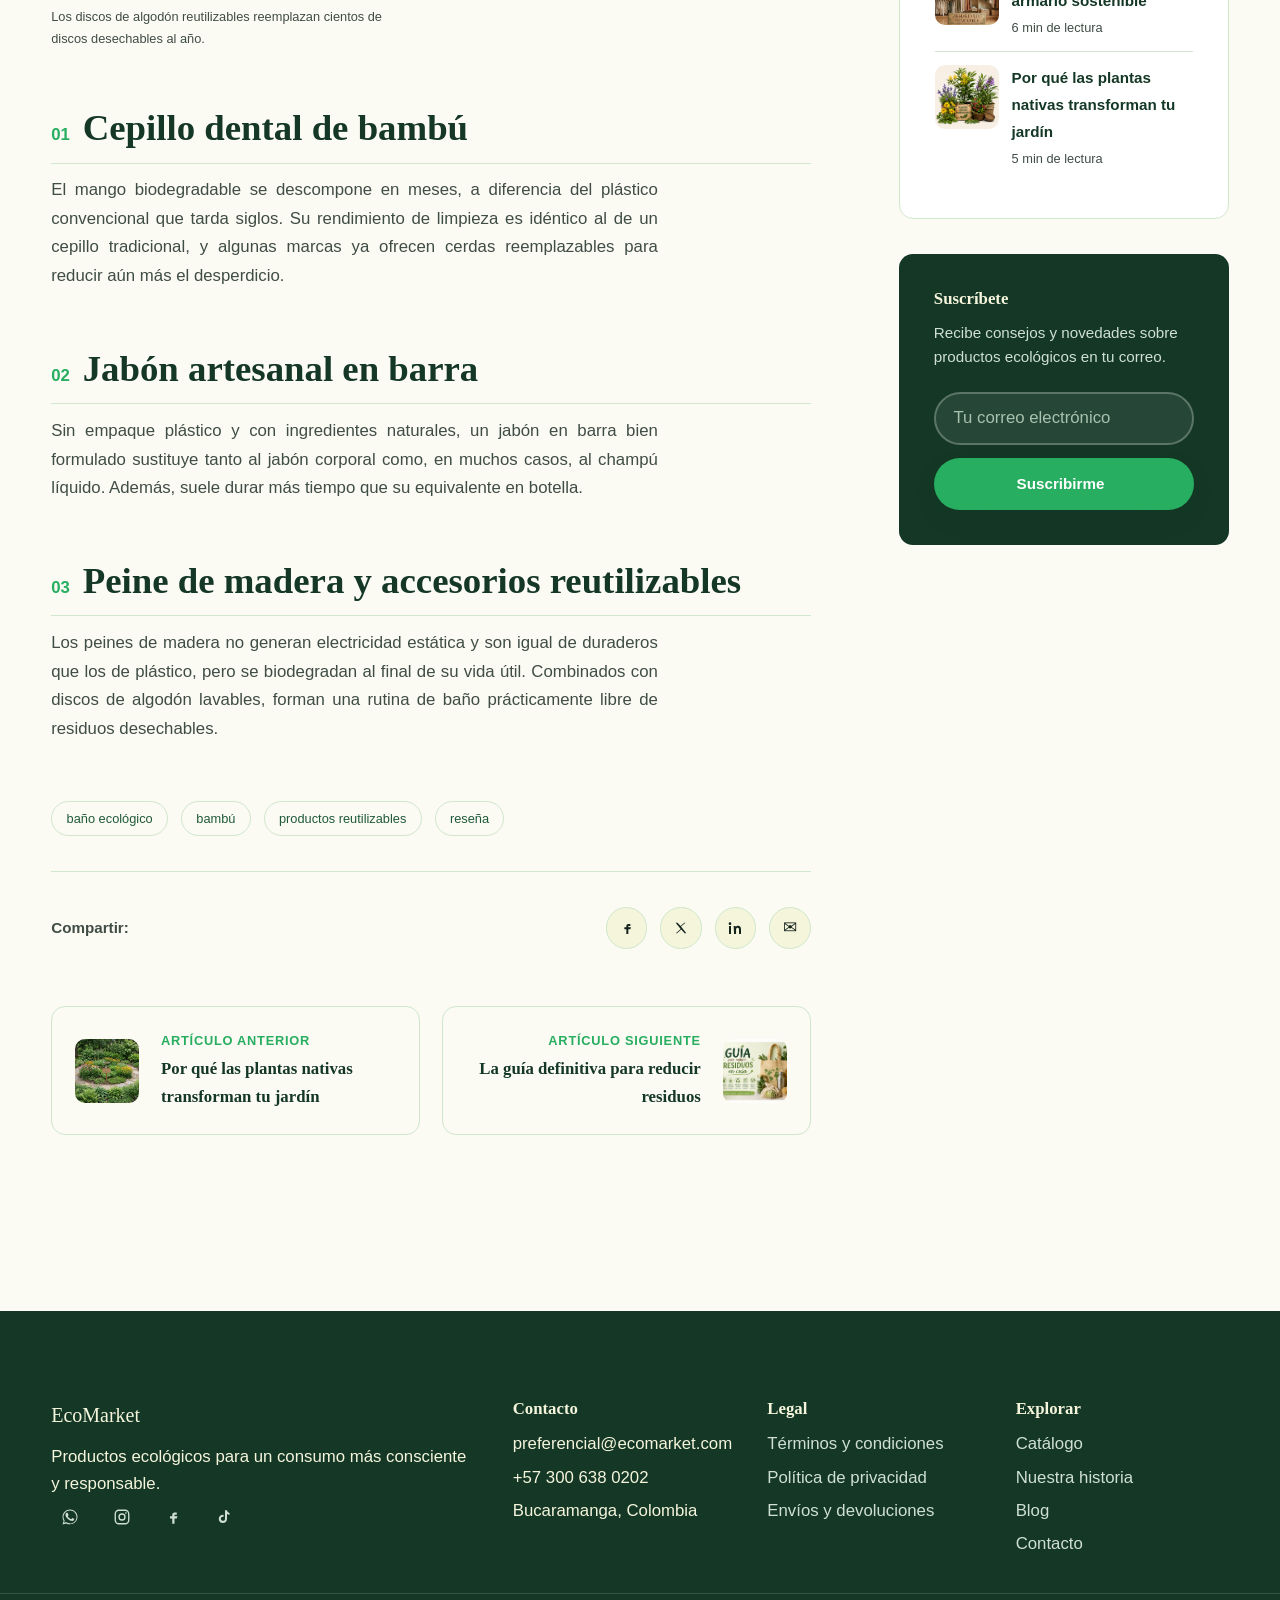
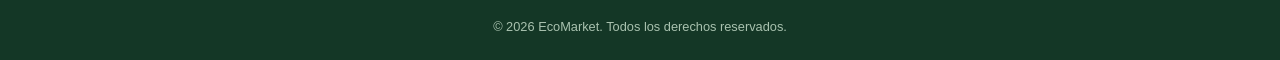
<file: views/blog-bano.html>
<!DOCTYPE html>
<html lang="es">
<head>
  <meta charset="UTF-8">
  <meta name="viewport" content="width=device-width, initial-scale=1.0">
  <title>5 alternativas ecológicas para renovar tu baño — Vida Sostenible</title>
  <meta name="description" content="Probamos las mejores alternativas ecológicas para el baño: cepillos de bambú, jabones artesanales y más.">
  <link rel="icon" href="../img/icons/icon-leaf.svg" type="image/svg+xml">
  <link rel="stylesheet" href="../css/main.css">
  <link rel="stylesheet" href="../css/layout.css">
  <link rel="stylesheet" href="../css/components.css">
  <link rel="stylesheet" href="../css/blog.css">
  <link rel="stylesheet" href="../css/animations.css">
</head>
<body>
  <a href="#main" class="skip-link">Saltar al contenido</a>

  <header class="header">
    <div class="container header__bar">
      <a href="../index.html" class="header__logo">
        <span class="header__logo-mark" aria-hidden="true"></span>
        EcoMarket
      </a>

      <input type="checkbox" id="nav-toggle" class="nav-toggle-input">
      <label for="nav-toggle" class="nav-toggle-label" aria-label="Abrir menú">
        <span></span><span></span><span></span>
      </label>

      <nav class="nav" aria-label="Navegación principal">
        <ul class="nav__list">
          <li><a href="../index.html" class="nav__link">Inicio</a></li>
          <li><a href="productos.html" class="nav__link">Productos</a></li>
          <li><a href="sobre-nosotros.html" class="nav__link">Nosotros</a></li>
          <li><a href="blog.html" class="nav__link" aria-current="page">Blog</a></li>
          <li><a href="contacto.html" class="nav__link">Contacto</a></li>
        </ul>
      </nav>

      <div class="header__actions">
        <a href="productos.html" class="icon-btn" aria-label="Buscar productos">🔍</a>
        <a href="#carrito" class="icon-btn" aria-label="Ver carrito">🛒</a>
      </div>
    </div>
  </header>

  <main id="main">
    <article class="section container">

      <nav class="breadcrumb" aria-label="Ruta de navegación">
        <ol>
          <li><a href="../index.html">Inicio</a></li>
          <li><a href="blog.html">Blog</a></li>
          <li>Reseñas</li>
        </ol>
      </nav>

      <header class="article-header">
        <figure class="article-header__media">
          <img src="../img/blog/banner-banoeco.png" alt="Cepillos de bambú, jabón artesanal y peine de madera en un baño ecológico">
        </figure>

        <span class="badge badge--stock">Reseñas</span>
        <h1 class="article-header__title">5 alternativas ecológicas para renovar tu baño</h1>

        <div class="article-header__meta">
          <div class="article-header__author">
            <img src="../img/icons/img-faburibe.png" alt="Fabian Uribe">
            <span>Por <strong>Fabian Uribe</strong></span>
          </div>
          <span class="dot"><time datetime="2026-07-14">14 de julio de 2026</time></span>
          <span>6 min de lectura</span>
        </div>
      </header>

      <div class="article-layout">
        <div class="article-body">
          <p style="text-align: justify;">El baño es uno de los espacios que más residuos genera en silencio: cuchillas desechables, botellas de champú y envases de plástico que se acumulan mes tras mes. Probamos decenas de alternativas sostenibles y seleccionamos las cinco que realmente valen la pena, tanto por su desempeño como por su impacto ambiental.</p>

          <blockquote class="article-quote" style="text-align: center;">No se trata de gastar más, sino de elegir productos que se usan una vez y duran años.</blockquote>

          <p style="text-align: justify;">Estas alternativas no solo reducen la basura que generas: en la mayoría de los casos también resultan más económicas a largo plazo, ya que reemplazan compras recurrentes por un solo producto duradero.</p>

          <div class="article-secondary">
            <figure>
              <img src="../img/blog/banner-bano2.png" alt="Discos de algodón reutilizables y frascos de vidrio en un baño">
              <figcaption>Los discos de algodón reutilizables reemplazan cientos de discos desechables al año.</figcaption>
            </figure>
            <p style="text-align: justify;">Pequeños cambios como estos discos de algodón lavables eliminan un residuo cotidiano que rara vez notamos hasta que dejamos de generarlo.</p>
          </div>

          <section class="article-section">
            <h2>Cepillo dental de bambú</h2>
            <p style="text-align: justify;">El mango biodegradable se descompone en meses, a diferencia del plástico convencional que tarda siglos. Su rendimiento de limpieza es idéntico al de un cepillo tradicional, y algunas marcas ya ofrecen cerdas reemplazables para reducir aún más el desperdicio.</p>
          </section>

          <section class="article-section">
            <h2>Jabón artesanal en barra</h2>
            <p style="text-align: justify;">Sin empaque plástico y con ingredientes naturales, un jabón en barra bien formulado sustituye tanto al jabón corporal como, en muchos casos, al champú líquido. Además, suele durar más tiempo que su equivalente en botella.</p>
          </section>

          <section class="article-section">
            <h2>Peine de madera y accesorios reutilizables</h2>
            <p style="text-align: justify;">Los peines de madera no generan electricidad estática y son igual de duraderos que los de plástico, pero se biodegradan al final de su vida útil. Combinados con discos de algodón lavables, forman una rutina de baño prácticamente libre de residuos desechables.</p>
          </section>

          <div class="article-tags">
            <a href="#" class="tag">baño ecológico</a>
            <a href="#" class="tag">bambú</a>
            <a href="#" class="tag">productos reutilizables</a>
            <a href="#" class="tag">reseña</a>
          </div>

          <div class="article-footer">
            <span class="article-footer__label">Compartir:</span>
            <div class="article-share">
              <a href="https://www.facebook.com/?locale=es_LA" aria-label="Compartir en Facebook">
                <svg viewBox="0 0 24 24" width="16" height="16" fill="currentColor" aria-hidden="true"><path d="M14 9h3V6h-3c-1.7 0-3 1.3-3 3v2H8v3h3v7h3v-7h3l1-3h-4V9c0-.6.4-1 1-1z"/></svg>
              </a>
              <a href="https://x.com/?lang=es" aria-label="Compartir en X">
                <svg viewBox="0 0 24 24" width="16" height="16" fill="currentColor" aria-hidden="true"><path d="M4 4l7.5 9.6L4.3 20H6l6.3-5.6L17.5 20H20l-8-10.2L18.8 4h-1.7l-5.7 5L6.7 4H4z"/></svg>
              </a>
              <a href="https://www.linkedin.com/" aria-label="Compartir en LinkedIn">
                <svg viewBox="0 0 24 24" width="16" height="16" fill="currentColor" aria-hidden="true"><path d="M4.5 3.5a2 2 0 100 4 2 2 0 000-4zM3 9h3v12H3zM10 9h3v1.7c.6-1 1.7-2 3.5-2 3 0 4.5 2 4.5 5.4V21h-3v-6.4c0-1.7-.6-2.8-2.1-2.8-1.2 0-1.9.8-2.2 1.6-.1.3-.1.7-.1 1.1V21h-3z"/></svg>
              </a>
              <a href="https://mail.google.com/mail/u/0/?view=cm&fs=1&to=&su=&body=" aria-label="Compartir por correo">✉</a>
            </div>
          </div>

          <nav class="article-nav" aria-label="Navegación entre artículos">
            <a class="article-nav__item article-nav__item--prev" href="blog-plantas.html">
              <span class="article-nav__thumb"><img src="../img/blog/hero-plantas.jpg" alt=""></span>
              <span>
                <span class="article-nav__label">Artículo anterior</span>
                <span class="article-nav__title">Por qué las plantas nativas transforman tu jardín</span>
              </span>
            </a>
            <a class="article-nav__item article-nav__item--next" href="blog-residuos.html">
              <span class="article-nav__thumb"><img src="../img/blog/portada-guiaresid.png" alt=""></span>
              <span>
                <span class="article-nav__label">Artículo siguiente</span>
                <span class="article-nav__title">La guía definitiva para reducir residuos</span>
              </span>
            </a>
          </nav>
        </div>

        <aside class="sidebar">
          <div class="author-card">
            <img src="../img/icons/img-faburibe.png" alt="Fabian Uribe">
            <h3>Fabian Uribe</h3>
            <p class="author-card__role">Curador de producto</p>
            <p>Pruebo y comparo alternativas sostenibles antes de que lleguen a nuestro catálogo.</p>
            <div class="social-row">
              <a href="https://www.instagram.com/" aria-label="Instagram del autor">
                <svg viewBox="0 0 24 24" width="16" height="16" fill="currentColor" aria-hidden="true"><rect x="3" y="3" width="18" height="18" rx="5" fill="none" stroke="currentColor" stroke-width="1.8"/><circle cx="12" cy="12" r="4" fill="none" stroke="currentColor" stroke-width="1.8"/><circle cx="17.2" cy="6.8" r="1.1"/></svg>
              </a>
              <a href="https://www.linkedin.com/" aria-label="LinkedIn del autor">
                <svg viewBox="0 0 24 24" width="16" height="16" fill="currentColor" aria-hidden="true"><path d="M4.5 3.5a2 2 0 100 4 2 2 0 000-4zM3 9h3v12H3zM10 9h3v1.7c.6-1 1.7-2 3.5-2 3 0 4.5 2 4.5 5.4V21h-3v-6.4c0-1.7-.6-2.8-2.1-2.8-1.2 0-1.9.8-2.2 1.6-.1.3-.1.7-.1 1.1V21h-3z"/></svg>
              </a>
            </div>
          </div>

          <div class="related">
            <h3>Artículos relacionados</h3>
            <div class="related__item">
              <a href="blog-residuos.html" class="related__thumb"><img src="../img/blog/hero-cocina.png" alt=""></a>
              <a href="blog-residuos.html">
                <span class="related__title">La guía definitiva para reducir residuos</span>
                <span class="related__time">7 min de lectura</span>
              </a>
            </div>
            <div class="related__item">
              <a href="blog-armario.html" class="related__thumb"><img src="../img/blog/armario-banner2.jpg" alt=""></a>
              <a href="blog-armario.html">
                <span class="related__title">Cómo construir un armario sostenible</span>
                <span class="related__time">6 min de lectura</span>
              </a>
            </div>
            <div class="related__item">
              <a href="blog-plantas.html" class="related__thumb"><img src="../img/blog/icon-plantas.png" alt=""></a>
              <a href="blog-plantas.html">
                <span class="related__title">Por qué las plantas nativas transforman tu jardín</span>
                <span class="related__time">5 min de lectura</span>
              </a>
            </div>
          </div>

          <div class="subscribe-box">
            <h3>Suscríbete</h3>
            <p>Recibe consejos y novedades sobre productos ecológicos en tu correo.</p>
            <div class="form-field">
              <input type="email" placeholder="Tu correo electrónico" aria-label="Correo electrónico">
            </div>
            <button class="btn btn--primary btn--block" type="button">Suscribirme</button>
          </div>
        </aside>
      </div>
    </article>
  </main>

  <footer class="footer">
    <div class="container footer__grid">
      <div class="footer__col">
        <p class="footer__brand">EcoMarket</p>
        <p>Productos ecológicos para un consumo más consciente y responsable.</p>
        <div class="footer__social">
          <a href="https://wa.me/573000000000" class="icon-btn" aria-label="WhatsApp" target="_blank" rel="noopener noreferrer">
            <svg viewBox="0 0 24 24" width="18" height="18" fill="currentColor" aria-hidden="true"><path d="M17.5 14.4c-.3-.1-1.7-.9-2-.9-.3-.1-.5-.1-.7.1-.2.3-.8.9-.9 1.1-.2.2-.3.2-.6.1-.3-.1-1.3-.5-2.4-1.5-.9-.8-1.5-1.8-1.7-2.1-.2-.3 0-.5.1-.6.1-.1.3-.3.4-.5.1-.2.2-.3.3-.5.1-.2 0-.4 0-.5 0-.1-.7-1.6-.9-2.2-.2-.6-.5-.5-.7-.5h-.6c-.2 0-.5.1-.8.4-.3.3-1 1-1 2.4s1 2.8 1.2 3c.1.2 2 3.1 4.9 4.3.7.3 1.2.5 1.6.6.7.2 1.3.2 1.8.1.5-.1 1.7-.7 1.9-1.4.2-.7.2-1.2.2-1.4-.1-.1-.3-.2-.6-.3z"/><path d="M12 2C6.5 2 2 6.5 2 12c0 1.9.5 3.6 1.5 5.2L2 22l4.9-1.5c1.5.8 3.3 1.3 5.1 1.3 5.5 0 10-4.5 10-10S17.5 2 12 2zm0 18.2c-1.7 0-3.3-.5-4.7-1.3l-.3-.2-3 .9.9-2.9-.2-.3C3.8 15 3.3 13.5 3.3 12c0-4.8 3.9-8.7 8.7-8.7s8.7 3.9 8.7 8.7-3.9 8.7-8.7 8.7z"/></svg>
          </a>
          <a href="https://instagram.com/ecomarket" class="icon-btn" aria-label="Instagram" target="_blank" rel="noopener noreferrer">
            <svg viewBox="0 0 24 24" width="18" height="18" fill="currentColor" aria-hidden="true"><rect x="3" y="3" width="18" height="18" rx="5" fill="none" stroke="currentColor" stroke-width="1.8"/><circle cx="12" cy="12" r="4" fill="none" stroke="currentColor" stroke-width="1.8"/><circle cx="17.2" cy="6.8" r="1.1"/></svg>
          </a>
          <a href="https://facebook.com/ecomarket" class="icon-btn" aria-label="Facebook" target="_blank" rel="noopener noreferrer">
            <svg viewBox="0 0 24 24" width="18" height="18" fill="currentColor" aria-hidden="true"><path d="M14 9h3V6h-3c-1.7 0-3 1.3-3 3v2H8v3h3v7h3v-7h3l1-3h-4V9c0-.6.4-1 1-1z"/></svg>
          </a>
          <a href="https://tiktok.com/@ecomarket" class="icon-btn" aria-label="TikTok" target="_blank" rel="noopener noreferrer">
            <svg viewBox="0 0 24 24" width="18" height="18" fill="currentColor" aria-hidden="true"><path d="M16 3c.3 1.8 1.5 3.2 3.3 3.5v2.7c-1.2 0-2.4-.4-3.3-1.1v6.4c0 3-2.4 5.5-5.5 5.5S5 17.5 5 14.5 7.4 9 10.5 9c.3 0 .6 0 .9.1v2.8c-.3-.1-.6-.2-.9-.2-1.5 0-2.7 1.2-2.7 2.7s1.2 2.7 2.7 2.7 2.8-1.1 2.8-2.6V3h2.7z"/></svg>
          </a>
        </div>
      </div>
      <div class="footer__col">
        <h4>Contacto</h4>
        <ul>
          <li>preferencial@ecomarket.com</li>
          <li>+57 300 638 0202</li>
          <li>Bucaramanga, Colombia</li>
        </ul>
      </div>
      <div class="footer__col">
        <h4>Legal</h4>
        <ul>
          <li><a href="#">Términos y condiciones</a></li>
          <li><a href="#">Política de privacidad</a></li>
          <li><a href="#">Envíos y devoluciones</a></li>
        </ul>
      </div>
      <div class="footer__col">
        <h4>Explorar</h4>
        <ul>
          <li><a href="productos.html">Catálogo</a></li>
          <li><a href="sobre-nosotros.html">Nuestra historia</a></li>
          <li><a href="blog.html">Blog</a></li>
          <li><a href="contacto.html">Contacto</a></li>
        </ul>
      </div>
    </div>
    <div class="footer__bottom">© 2026 EcoMarket. Todos los derechos reservados.</div>
  </footer>
</body>
</html>
</file>
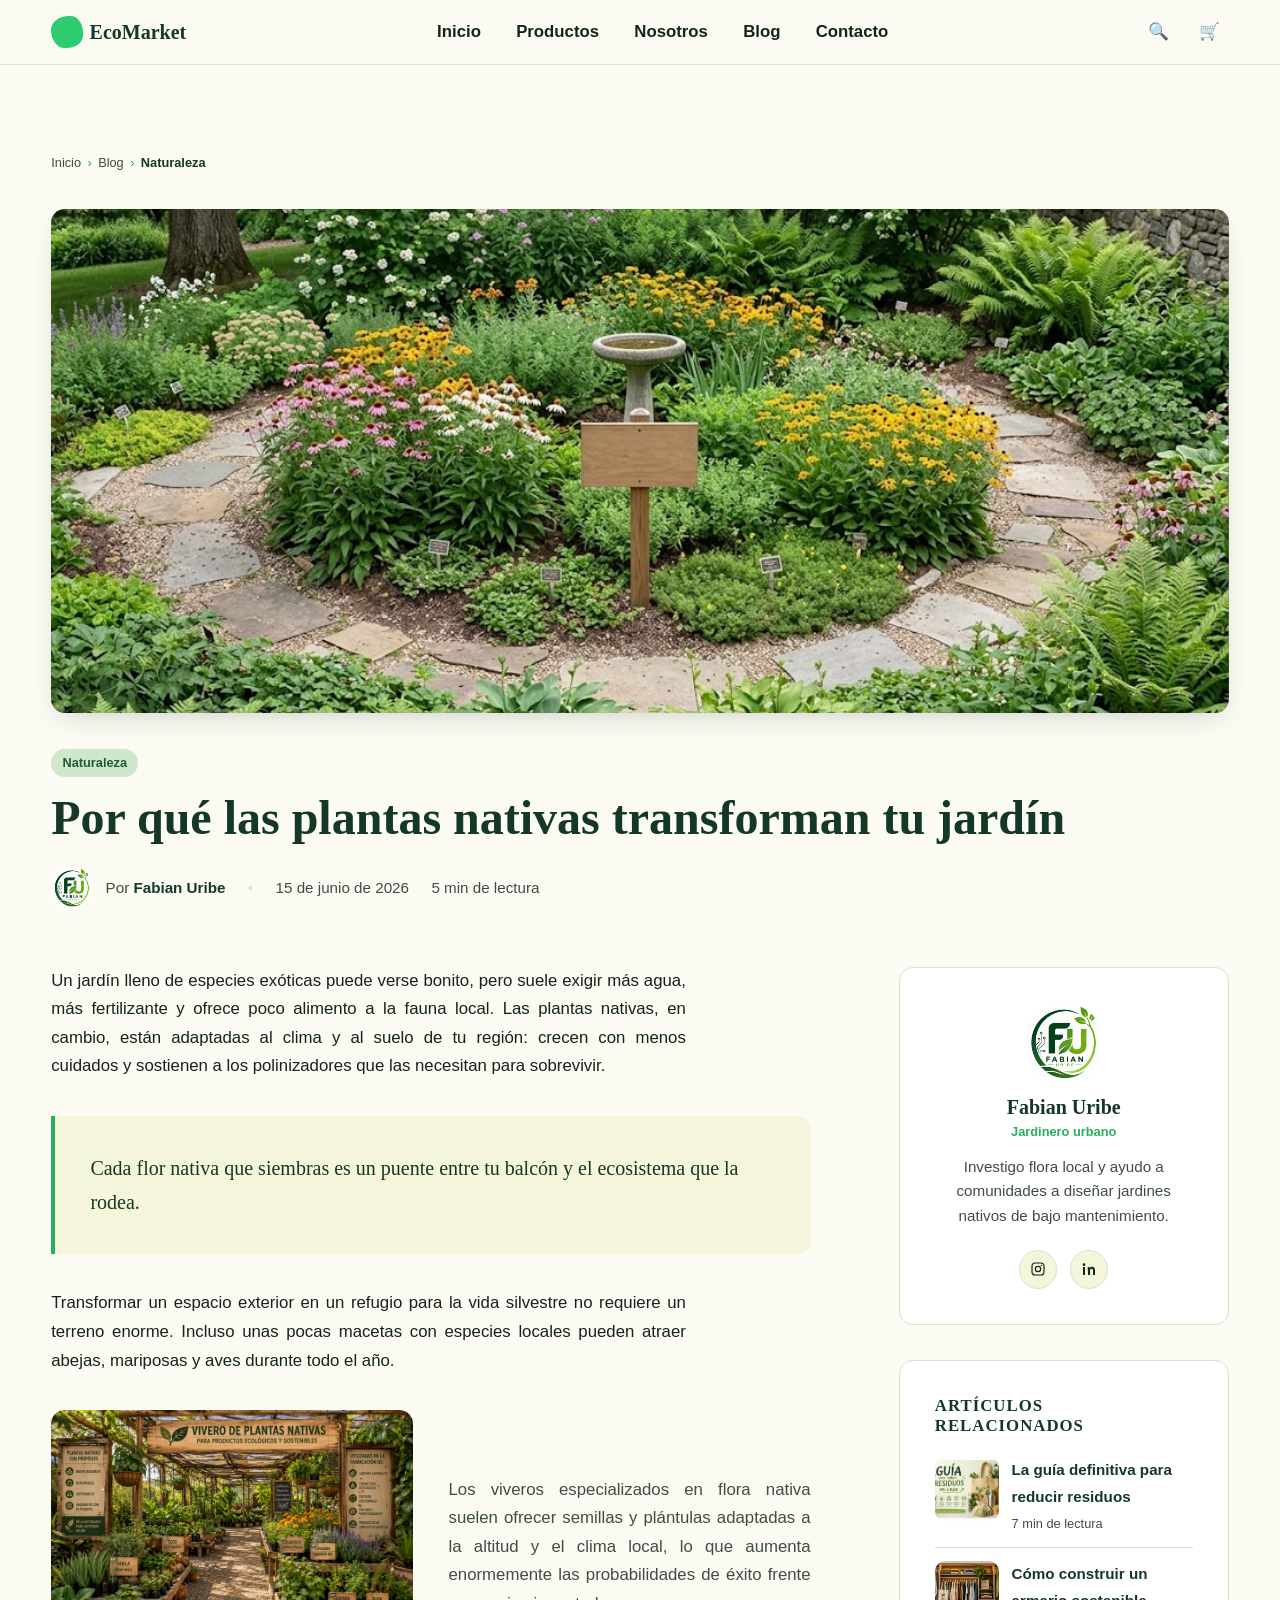
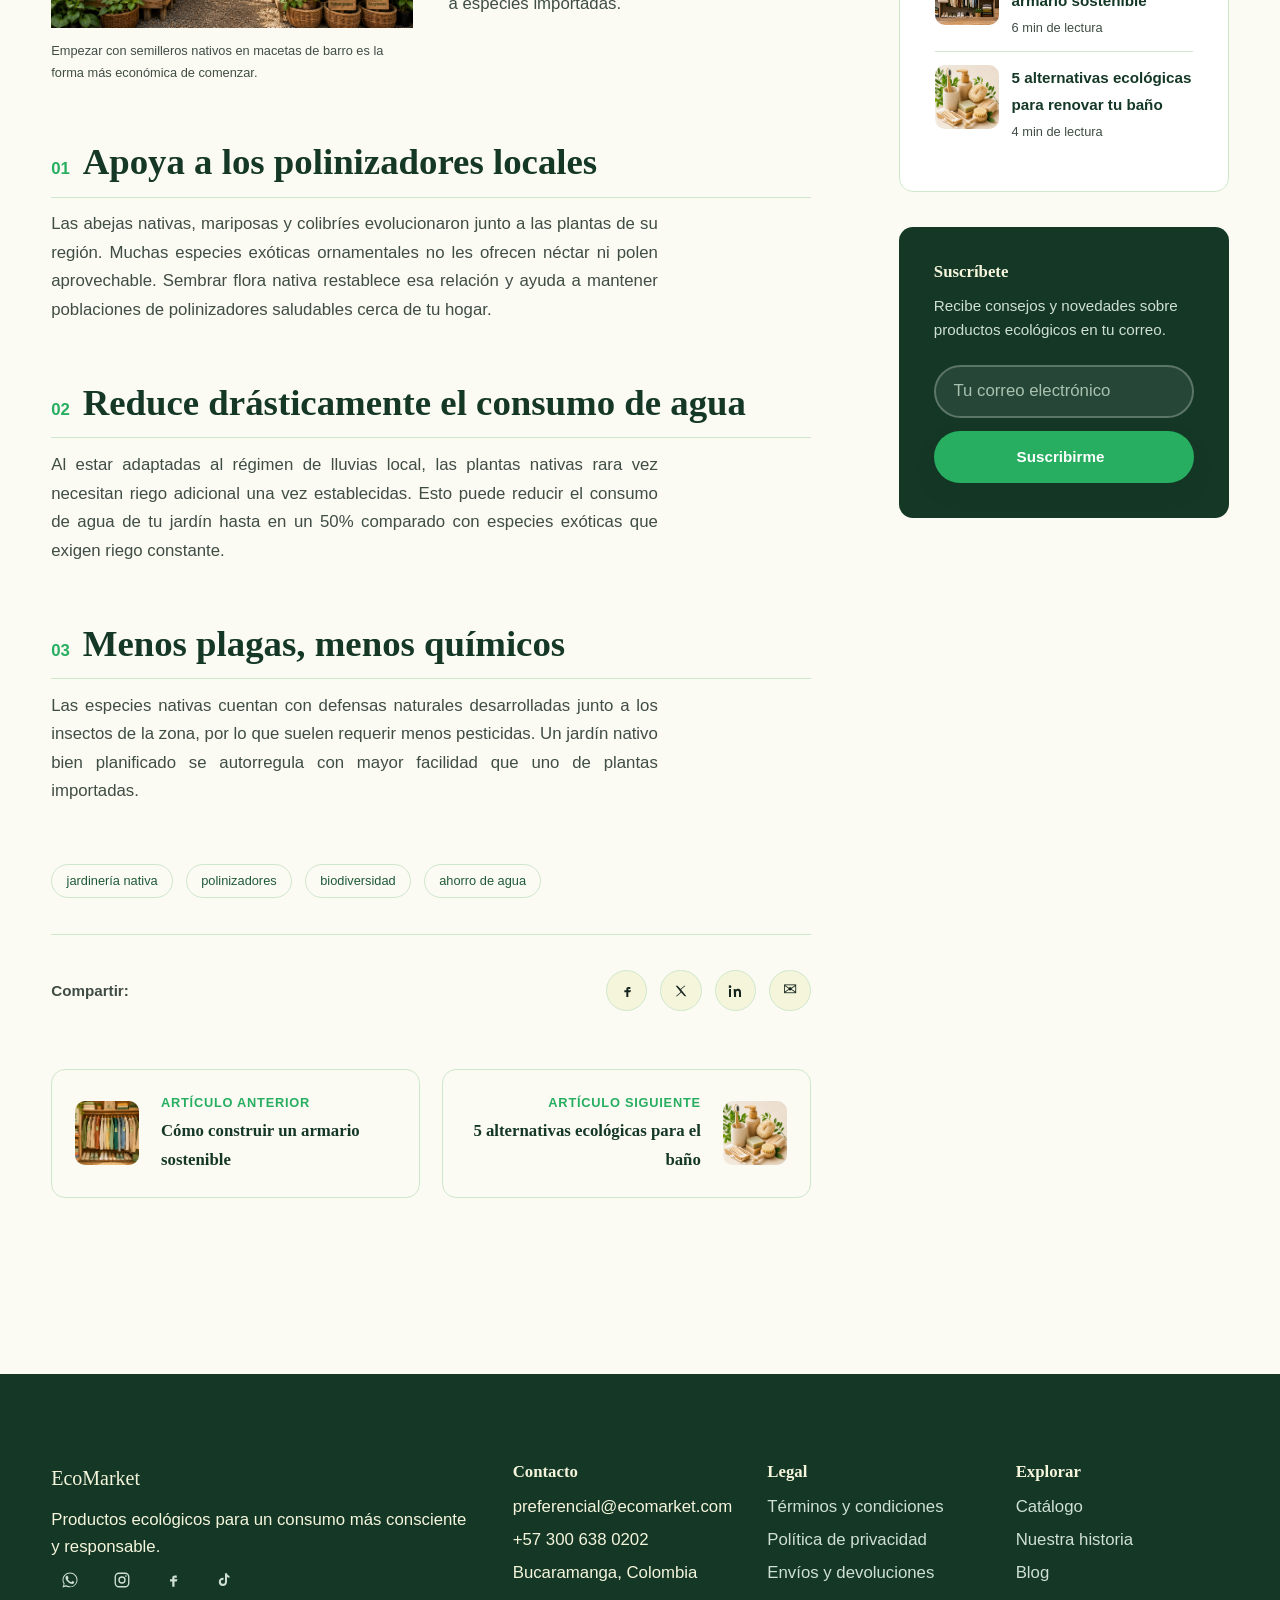
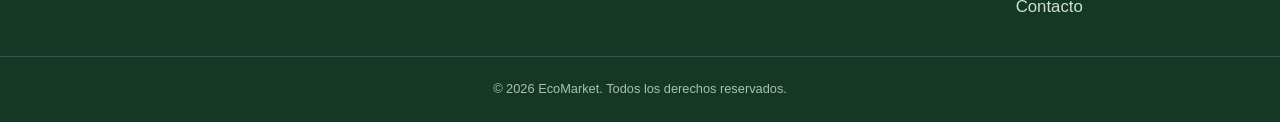
<file: views/blog-plantas.html>
<!DOCTYPE html>
<html lang="es">
<head>
  <meta charset="UTF-8">
  <meta name="viewport" content="width=device-width, initial-scale=1.0">
  <title>Por qué las plantas nativas transforman tu jardín — Vida Sostenible</title>
  <meta name="description" content="Los beneficios de la jardinería nativa: más polinizadores, menos consumo de agua y un ecosistema más saludable.">
  <link rel="icon" href="../img/icons/icon-leaf.svg" type="image/svg+xml">
  <link rel="stylesheet" href="../css/main.css">
  <link rel="stylesheet" href="../css/layout.css">
  <link rel="stylesheet" href="../css/components.css">
  <link rel="stylesheet" href="../css/blog.css">
  <link rel="stylesheet" href="../css/animations.css">
</head>
<body>
  <a href="#main" class="skip-link">Saltar al contenido</a>

  <header class="header">
    <div class="container header__bar">
      <a href="../index.html" class="header__logo">
        <span class="header__logo-mark" aria-hidden="true"></span>
        EcoMarket
      </a>

      <input type="checkbox" id="nav-toggle" class="nav-toggle-input">
      <label for="nav-toggle" class="nav-toggle-label" aria-label="Abrir menú">
        <span></span><span></span><span></span>
      </label>

      <nav class="nav" aria-label="Navegación principal">
        <ul class="nav__list">
          <li><a href="../index.html" class="nav__link">Inicio</a></li>
          <li><a href="productos.html" class="nav__link">Productos</a></li>
          <li><a href="sobre-nosotros.html" class="nav__link">Nosotros</a></li>
          <li><a href="blog.html" class="nav__link" aria-current="page">Blog</a></li>
          <li><a href="contacto.html" class="nav__link">Contacto</a></li>
        </ul>
      </nav>

      <div class="header__actions">
        <a href="productos.html" class="icon-btn" aria-label="Buscar productos">🔍</a>
        <a href="#carrito" class="icon-btn" aria-label="Ver carrito">🛒</a>
      </div>
    </div>
  </header>

  <main id="main">
    <article class="section container">

      <nav class="breadcrumb" aria-label="Ruta de navegación">
        <ol>
          <li><a href="../index.html">Inicio</a></li>
          <li><a href="blog.html">Blog</a></li>
          <li>Naturaleza</li>
        </ol>
      </nav>

      <header class="article-header">
        <figure class="article-header__media">
          <img src="../img/blog/hero-plantas.jpg" alt="Jardín con flores silvestres nativas y una abeja polinizando">
        </figure>

        <span class="badge badge--stock">Naturaleza</span>
        <h1 class="article-header__title">Por qué las plantas nativas transforman tu jardín</h1>

        <div class="article-header__meta">
          <div class="article-header__author">
            <img src="../img/icons/img-faburibe.png" alt="Fabian Uribe">
            <span>Por <strong>Fabian Uribe</strong></span>
          </div>
          <span class="dot"><time datetime="2026-06-15">15 de junio de 2026</time></span>
          <span>5 min de lectura</span>
        </div>
      </header>

      <div class="article-layout">
        <div class="article-body">
          <p style="text-align: justify;">Un jardín lleno de especies exóticas puede verse bonito, pero suele exigir más agua, más fertilizante y ofrece poco alimento a la fauna local. Las plantas nativas, en cambio, están adaptadas al clima y al suelo de tu región: crecen con menos cuidados y sostienen a los polinizadores que las necesitan para sobrevivir.</p>

          <blockquote class="article-quote">Cada flor nativa que siembras es un puente entre tu balcón y el ecosistema que la rodea.</blockquote>

          <p style="text-align: justify;">Transformar un espacio exterior en un refugio para la vida silvestre no requiere un terreno enorme. Incluso unas pocas macetas con especies locales pueden atraer abejas, mariposas y aves durante todo el año.</p>

          <div class="article-secondary">
            <figure>
              <img src="../img/blog/hero-vivero.png" alt="Plántulas nativas creciendo en macetas de barro">
              <figcaption>Empezar con semilleros nativos en macetas de barro es la forma más económica de comenzar.</figcaption>
            </figure>
            <p style="text-align: justify;">Los viveros especializados en flora nativa suelen ofrecer semillas y plántulas adaptadas a la altitud y el clima local, lo que aumenta enormemente las probabilidades de éxito frente a especies importadas.</p>
          </div>

          <section class="article-section">
            <h2>Apoya a los polinizadores locales</h2>
            <p style="text-align: justify;">Las abejas nativas, mariposas y colibríes evolucionaron junto a las plantas de su región. Muchas especies exóticas ornamentales no les ofrecen néctar ni polen aprovechable. Sembrar flora nativa restablece esa relación y ayuda a mantener poblaciones de polinizadores saludables cerca de tu hogar.</p>
          </section>

          <section class="article-section">
            <h2>Reduce drásticamente el consumo de agua</h2>
            <p style="text-align: justify;">Al estar adaptadas al régimen de lluvias local, las plantas nativas rara vez necesitan riego adicional una vez establecidas. Esto puede reducir el consumo de agua de tu jardín hasta en un 50% comparado con especies exóticas que exigen riego constante.</p>
          </section>

          <section class="article-section">
            <h2>Menos plagas, menos químicos</h2>
            <p style="text-align: justify;">Las especies nativas cuentan con defensas naturales desarrolladas junto a los insectos de la zona, por lo que suelen requerir menos pesticidas. Un jardín nativo bien planificado se autorregula con mayor facilidad que uno de plantas importadas.</p>
          </section>

          <div class="article-tags">
            <a href="#" class="tag">jardinería nativa</a>
            <a href="#" class="tag">polinizadores</a>
            <a href="#" class="tag">biodiversidad</a>
            <a href="#" class="tag">ahorro de agua</a>
          </div>

          <div class="article-footer">
            <span class="article-footer__label">Compartir:</span>
            <div class="article-share">
              <a href="https://www.facebook.com/?locale=es_LA" aria-label="Compartir en Facebook">
                <svg viewBox="0 0 24 24" width="16" height="16" fill="currentColor" aria-hidden="true"><path d="M14 9h3V6h-3c-1.7 0-3 1.3-3 3v2H8v3h3v7h3v-7h3l1-3h-4V9c0-.6.4-1 1-1z"/></svg>
              </a>
              <a href="https://x.com/?lang=es" aria-label="Compartir en X">
                <svg viewBox="0 0 24 24" width="16" height="16" fill="currentColor" aria-hidden="true"><path d="M4 4l7.5 9.6L4.3 20H6l6.3-5.6L17.5 20H20l-8-10.2L18.8 4h-1.7l-5.7 5L6.7 4H4z"/></svg>
              </a>
              <a href="https://www.linkedin.com/" aria-label="Compartir en LinkedIn">
                <svg viewBox="0 0 24 24" width="16" height="16" fill="currentColor" aria-hidden="true"><path d="M4.5 3.5a2 2 0 100 4 2 2 0 000-4zM3 9h3v12H3zM10 9h3v1.7c.6-1 1.7-2 3.5-2 3 0 4.5 2 4.5 5.4V21h-3v-6.4c0-1.7-.6-2.8-2.1-2.8-1.2 0-1.9.8-2.2 1.6-.1.3-.1.7-.1 1.1V21h-3z"/></svg>
              </a>
            <a href="https://mail.google.com/mail/u/0/?view=cm&fs=1&to=&su=&body=" aria-label="Compartir por correo">✉</a>
            </div>
          </div>

          <nav class="article-nav" aria-label="Navegación entre artículos">
            <a class="article-nav__item article-nav__item--prev" href="blog-armario.html">
              <span class="article-nav__thumb"><img src="../img/blog/armario-biode.png" alt=""></span>
              <span>
                <span class="article-nav__label">Artículo anterior</span>
                <span class="article-nav__title">Cómo construir un armario sostenible</span>
              </span>
            </a>
            <a class="article-nav__item article-nav__item--next" href="blog-bano.html">
              <span class="article-nav__thumb"><img src="../img/blog/ico-bano.png" alt=""></span>
              <span>
                <span class="article-nav__label">Artículo siguiente</span>
                <span class="article-nav__title">5 alternativas ecológicas para el baño</span>
              </span>
            </a>
          </nav>
        </div>

        <aside class="sidebar">
          <div class="author-card">
            <img src="../img/icons/img-faburibe.png" alt="Fabian Uribe">
            <h3>Fabian Uribe</h3>
            <p class="author-card__role">Jardinero urbano</p>
            <p>Investigo flora local y ayudo a comunidades a diseñar jardines nativos de bajo mantenimiento.</p>
            <div class="social-row">
              <a href="https://www.instagram.com/" aria-label="Instagram de la autor">
                <svg viewBox="0 0 24 24" width="16" height="16" fill="currentColor" aria-hidden="true"><rect x="3" y="3" width="18" height="18" rx="5" fill="none" stroke="currentColor" stroke-width="1.8"/><circle cx="12" cy="12" r="4" fill="none" stroke="currentColor" stroke-width="1.8"/><circle cx="17.2" cy="6.8" r="1.1"/></svg>
              </a>
              <a href="https://www.linkedin.com/" aria-label="LinkedIn de la autor">
                <svg viewBox="0 0 24 24" width="16" height="16" fill="currentColor" aria-hidden="true"><path d="M4.5 3.5a2 2 0 100 4 2 2 0 000-4zM3 9h3v12H3zM10 9h3v1.7c.6-1 1.7-2 3.5-2 3 0 4.5 2 4.5 5.4V21h-3v-6.4c0-1.7-.6-2.8-2.1-2.8-1.2 0-1.9.8-2.2 1.6-.1.3-.1.7-.1 1.1V21h-3z"/></svg>
              </a>
            </div>
          </div>

          <div class="related">
            <h3>Artículos relacionados</h3>
            <div class="related__item">
              <a href="blog-residuos.html" class="related__thumb"><img src="../img/blog/portada-guiaresid.png" alt=""></a>
              <a href="blog-residuos.html">
                <span class="related__title">La guía definitiva para reducir residuos</span>
                <span class="related__time">7 min de lectura</span>
              </a>
            </div>
            <div class="related__item">
              <a href="blog-armario.html" class="related__thumb"><img src="../img/blog/Armario-banner.png" alt=""></a>
              <a href="blog-armario.html">
                <span class="related__title">Cómo construir un armario sostenible</span>
                <span class="related__time">6 min de lectura</span>
              </a>
            </div>
            <div class="related__item">
              <a href="blog-bano.html" class="related__thumb"><img src="../img/blog/ico-bano.png" alt=""></a>
              <a href="blog-bano.html">
                <span class="related__title">5 alternativas ecológicas para renovar tu baño</span>
                <span class="related__time">4 min de lectura</span>
              </a>
            </div>
          </div>

          <div class="subscribe-box">
            <h3>Suscríbete</h3>
            <p>Recibe consejos y novedades sobre productos ecológicos en tu correo.</p>
            <div class="form-field">
              <input type="email" placeholder="Tu correo electrónico" aria-label="Correo electrónico">
            </div>
            <button class="btn btn--primary btn--block" type="button">Suscribirme</button>
          </div>
        </aside>
      </div>
    </article>
  </main>

  <footer class="footer">
    <div class="container footer__grid">
      <div class="footer__col">
        <p class="footer__brand">EcoMarket</p>
        <p>Productos ecológicos para un consumo más consciente y responsable.</p>
        <div class="footer__social">
          <a href="https://wa.me/573000000000" class="icon-btn" aria-label="WhatsApp" target="_blank" rel="noopener noreferrer">
            <svg viewBox="0 0 24 24" width="18" height="18" fill="currentColor" aria-hidden="true"><path d="M17.5 14.4c-.3-.1-1.7-.9-2-.9-.3-.1-.5-.1-.7.1-.2.3-.8.9-.9 1.1-.2.2-.3.2-.6.1-.3-.1-1.3-.5-2.4-1.5-.9-.8-1.5-1.8-1.7-2.1-.2-.3 0-.5.1-.6.1-.1.3-.3.4-.5.1-.2.2-.3.3-.5.1-.2 0-.4 0-.5 0-.1-.7-1.6-.9-2.2-.2-.6-.5-.5-.7-.5h-.6c-.2 0-.5.1-.8.4-.3.3-1 1-1 2.4s1 2.8 1.2 3c.1.2 2 3.1 4.9 4.3.7.3 1.2.5 1.6.6.7.2 1.3.2 1.8.1.5-.1 1.7-.7 1.9-1.4.2-.7.2-1.2.2-1.4-.1-.1-.3-.2-.6-.3z"/><path d="M12 2C6.5 2 2 6.5 2 12c0 1.9.5 3.6 1.5 5.2L2 22l4.9-1.5c1.5.8 3.3 1.3 5.1 1.3 5.5 0 10-4.5 10-10S17.5 2 12 2zm0 18.2c-1.7 0-3.3-.5-4.7-1.3l-.3-.2-3 .9.9-2.9-.2-.3C3.8 15 3.3 13.5 3.3 12c0-4.8 3.9-8.7 8.7-8.7s8.7 3.9 8.7 8.7-3.9 8.7-8.7 8.7z"/></svg>
          </a>
          <a href="https://instagram.com/" class="icon-btn" aria-label="Instagram" target="_blank" rel="noopener noreferrer">
            <svg viewBox="0 0 24 24" width="18" height="18" fill="currentColor" aria-hidden="true"><rect x="3" y="3" width="18" height="18" rx="5" fill="none" stroke="currentColor" stroke-width="1.8"/><circle cx="12" cy="12" r="4" fill="none" stroke="currentColor" stroke-width="1.8"/><circle cx="17.2" cy="6.8" r="1.1"/></svg>
          </a>
          <a href="https://facebook.com/" class="icon-btn" aria-label="Facebook" target="_blank" rel="noopener noreferrer">
            <svg viewBox="0 0 24 24" width="18" height="18" fill="currentColor" aria-hidden="true"><path d="M14 9h3V6h-3c-1.7 0-3 1.3-3 3v2H8v3h3v7h3v-7h3l1-3h-4V9c0-.6.4-1 1-1z"/></svg>
          </a>
          <a href="https://tiktok.com/" class="icon-btn" aria-label="TikTok" target="_blank" rel="noopener noreferrer">
            <svg viewBox="0 0 24 24" width="18" height="18" fill="currentColor" aria-hidden="true"><path d="M16 3c.3 1.8 1.5 3.2 3.3 3.5v2.7c-1.2 0-2.4-.4-3.3-1.1v6.4c0 3-2.4 5.5-5.5 5.5S5 17.5 5 14.5 7.4 9 10.5 9c.3 0 .6 0 .9.1v2.8c-.3-.1-.6-.2-.9-.2-1.5 0-2.7 1.2-2.7 2.7s1.2 2.7 2.7 2.7 2.8-1.1 2.8-2.6V3h2.7z"/></svg>
          </a>
        </div>
      </div>
      <div class="footer__col">
        <h4>Contacto</h4>
        <ul>
          <li>preferencial@ecomarket.com</li>
          <li>+57 300 638 0202</li>
          <li>Bucaramanga, Colombia</li>
        </ul>
      </div>
      <div class="footer__col">
        <h4>Legal</h4>
        <ul>
          <li><a href="#">Términos y condiciones</a></li>
          <li><a href="#">Política de privacidad</a></li>
          <li><a href="#">Envíos y devoluciones</a></li>
        </ul>
      </div>
      <div class="footer__col">
        <h4>Explorar</h4>
        <ul>
          <li><a href="productos.html">Catálogo</a></li>
          <li><a href="sobre-nosotros.html">Nuestra historia</a></li>
          <li><a href="blog.html">Blog</a></li>
          <li><a href="contacto.html">Contacto</a></li>
        </ul>
      </div>
    </div>
    <div class="footer__bottom">© 2026 EcoMarket. Todos los derechos reservados.</div>
  </footer>
</body>
</html>
</file>
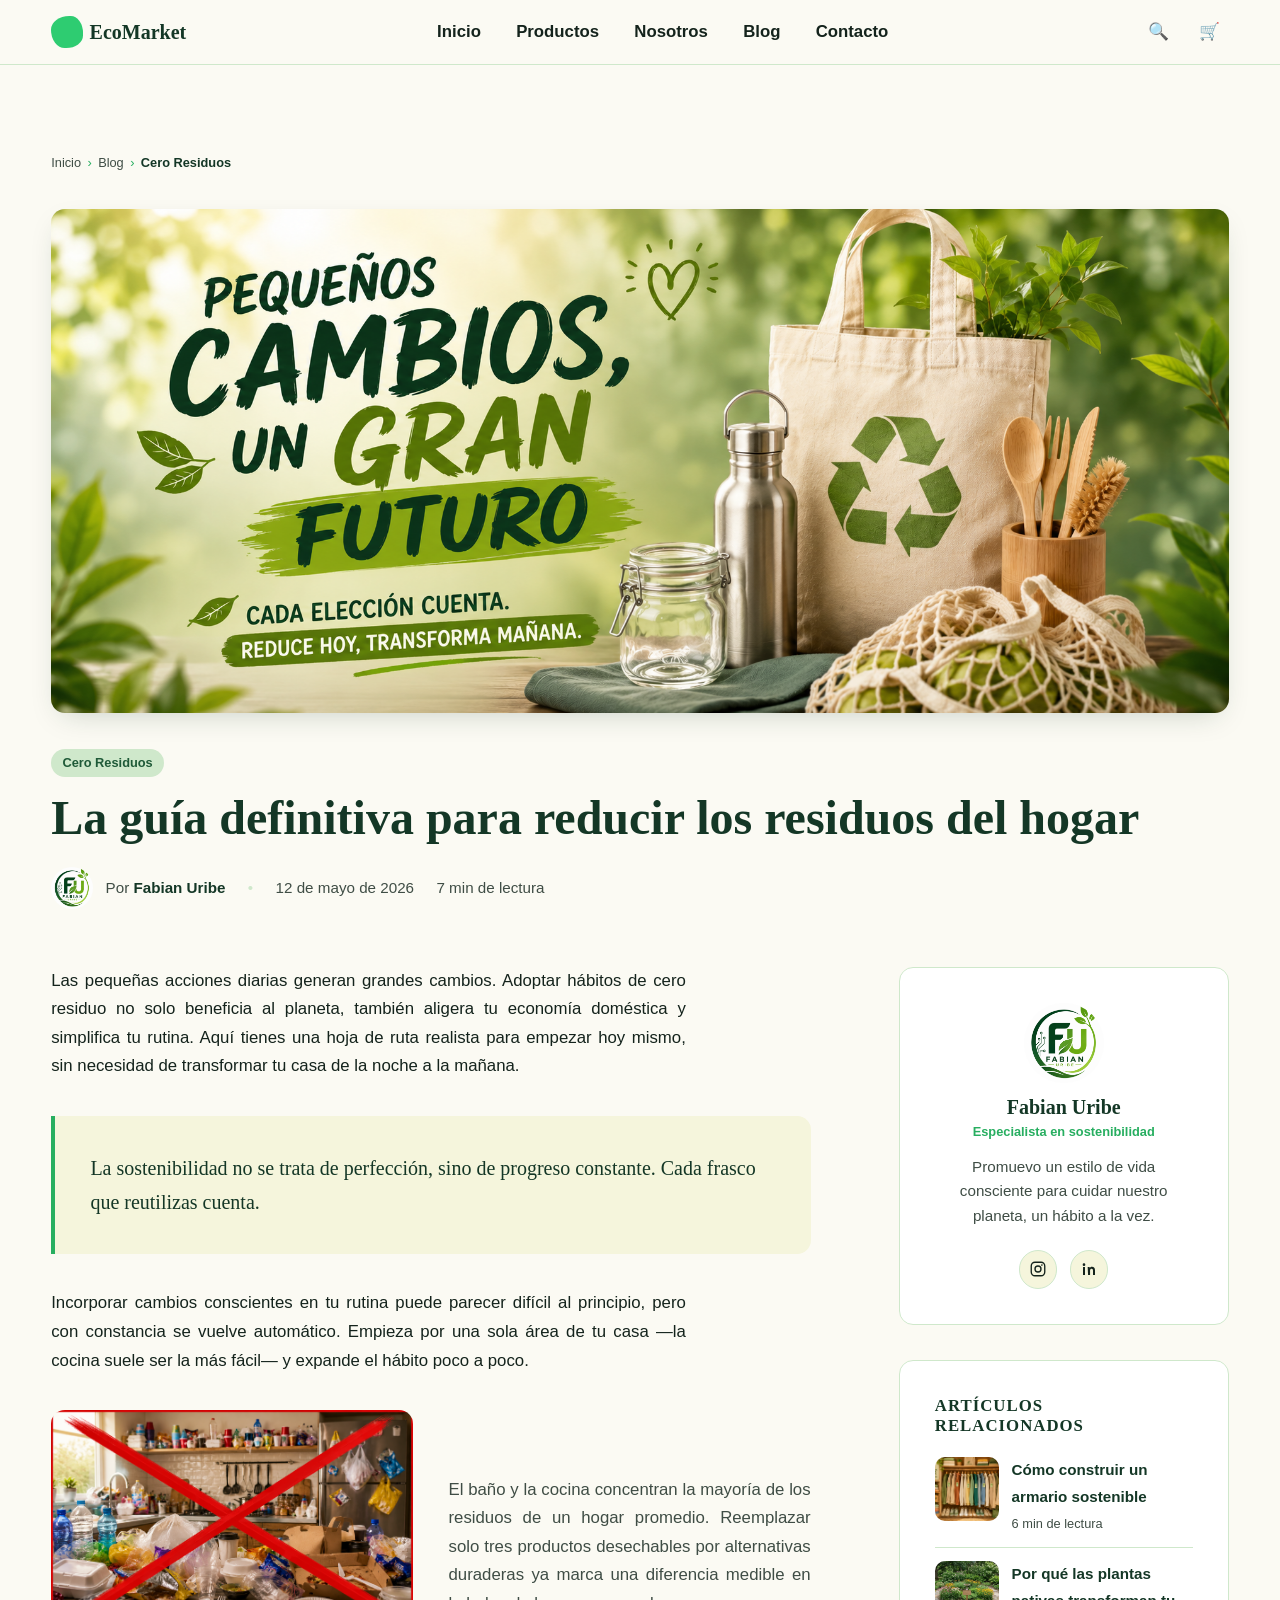
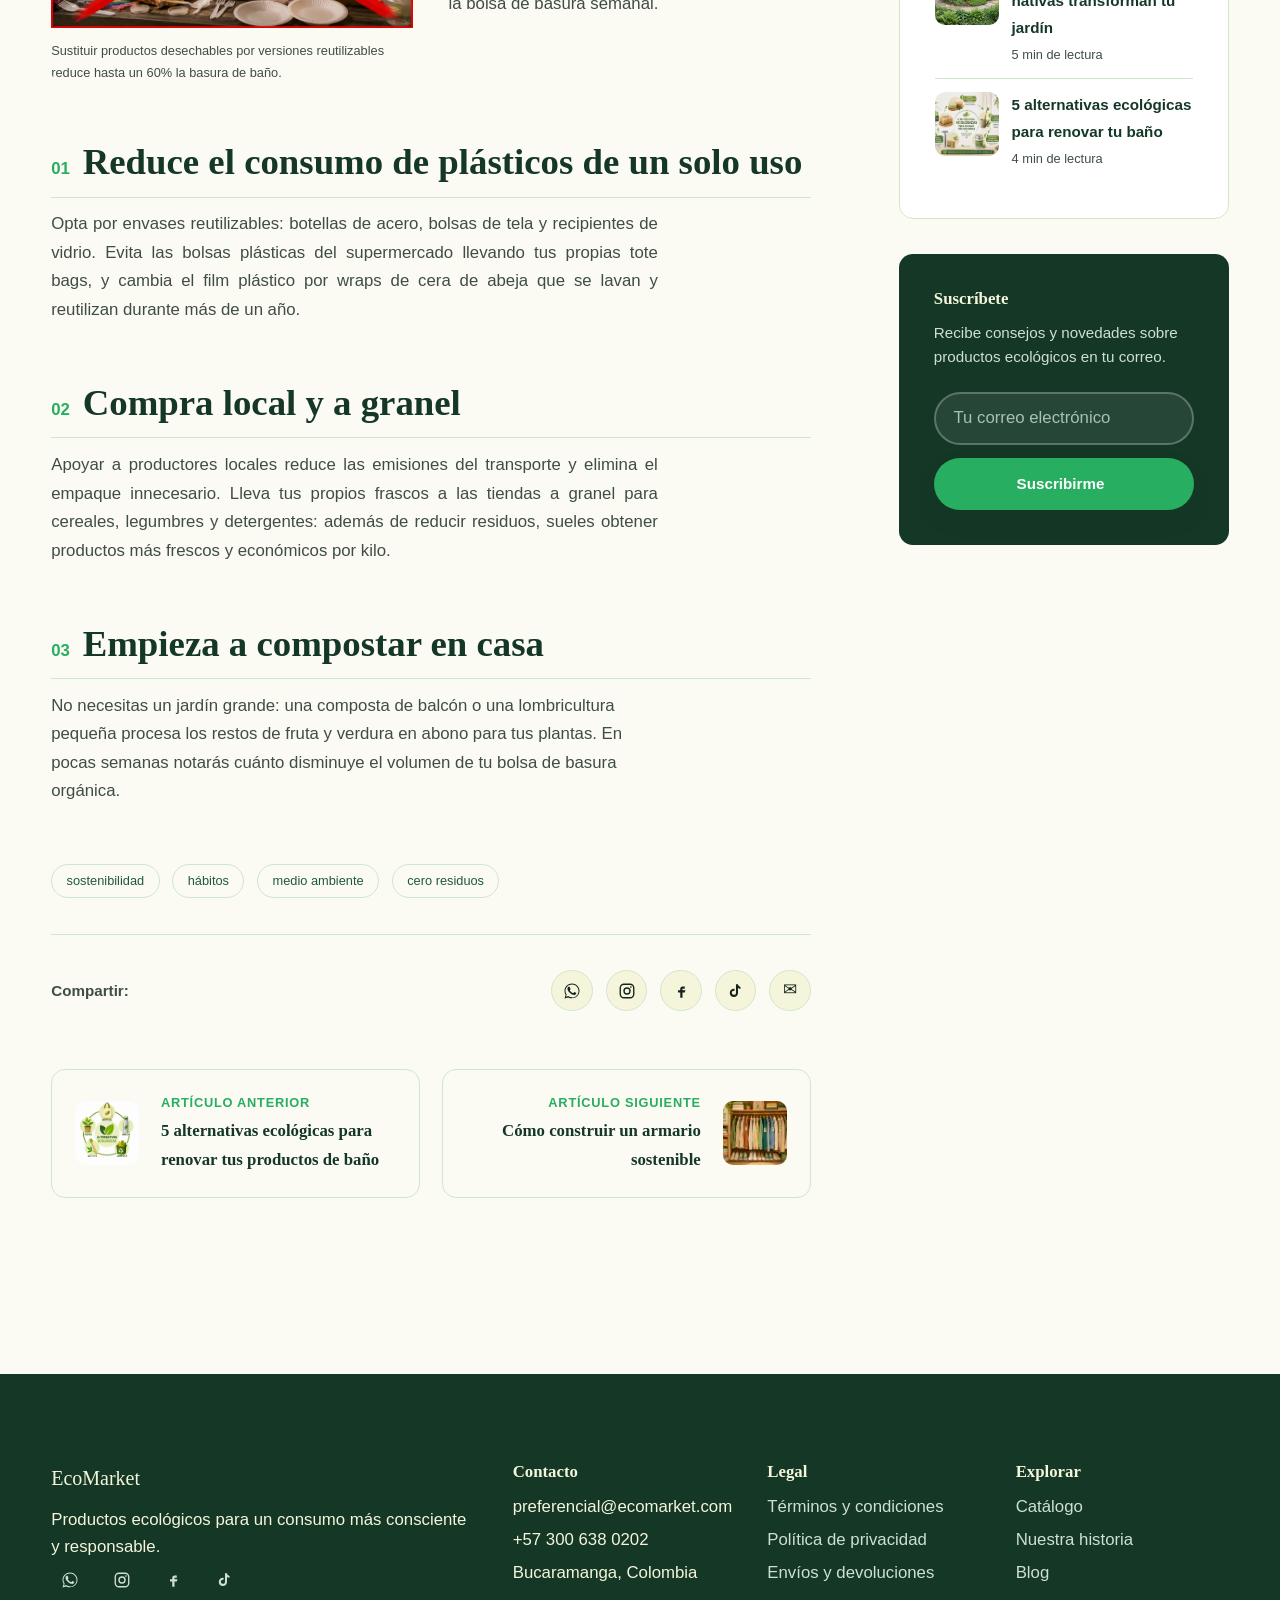
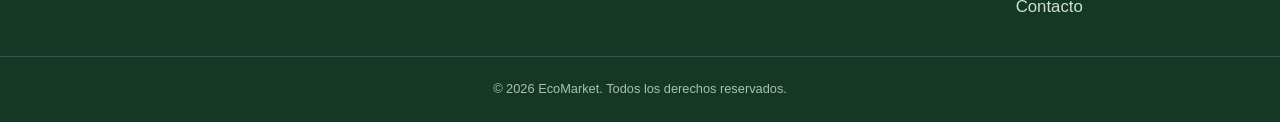
<file: views/blog-residuos.html>
<!DOCTYPE html>
<html lang="es">
<head>
  <meta charset="UTF-8">
  <meta name="viewport" content="width=device-width, initial-scale=1.0">
  <title>La guía definitiva para reducir los residuos del hogar — Vida Sostenible</title>
  <meta name="description" content="Consejos prácticos y accionables para reducir los residuos de tu hogar: compostaje, compras a granel y alternativas reutilizables.">
  <link rel="icon" href="../img/icons/icon-leaf.svg" type="image/svg+xml">
  <link rel="stylesheet" href="../css/main.css">
  <link rel="stylesheet" href="../css/layout.css">
  <link rel="stylesheet" href="../css/components.css">
  <link rel="stylesheet" href="../css/blog.css">
  <link rel="stylesheet" href="../css/animations.css">
</head>
<body>
  <a href="#main" class="skip-link">Saltar al contenido</a>

  <header class="header">
    <div class="container header__bar">
      <a href="../index.html" class="header__logo">
        <span class="header__logo-mark" aria-hidden="true"></span>
        EcoMarket
      </a>

      <input type="checkbox" id="nav-toggle" class="nav-toggle-input">
      <label for="nav-toggle" class="nav-toggle-label" aria-label="Abrir menú">
        <span></span><span></span><span></span>
      </label>

      <nav class="nav" aria-label="Navegación principal">
        <ul class="nav__list">
          <li><a href="../index.html" class="nav__link">Inicio</a></li>
          <li><a href="productos.html" class="nav__link">Productos</a></li>
          <li><a href="sobre-nosotros.html" class="nav__link">Nosotros</a></li>
          <li><a href="blog.html" class="nav__link" aria-current="page">Blog</a></li>
          <li><a href="contacto.html" class="nav__link">Contacto</a></li>
        </ul>
      </nav>

      <div class="header__actions">
        <a href="productos.html" class="icon-btn" aria-label="Buscar productos">🔍</a>
        <a href="#carrito" class="icon-btn" aria-label="Ver carrito">🛒</a>
      </div>
    </div>
  </header>

  <main id="main">
    <article class="section container">

      <nav class="breadcrumb" aria-label="Ruta de navegación">
        <ol>
          <li><a href="../index.html">Inicio</a></li>
          <li><a href="blog.html">Blog</a></li>
          <li>Cero Residuos</li>
        </ol>
      </nav>

      <header class="article-header">
        <figure class="article-header__media">
          <img src="../img/blog/Banner-residuos.png" alt="Cesta de mimbre con frascos y botellas reutilizables en una cocina sin residuos">
        </figure>

        <span class="badge badge--stock">Cero Residuos</span>
        <h1 class="article-header__title">La guía definitiva para reducir los residuos del hogar</h1>

        <div class="article-header__meta">
          <div class="article-header__author">
            <img src="../img/icons/img-faburibe.png" alt="Foto de Fabian Uribe">
            <span>Por <strong>Fabian Uribe</strong></span>
          </div>
          <span class="dot"><time datetime="2026-05-12">12 de mayo de 2026</time></span>
          <span>7 min de lectura</span>
        </div>
      </header>

      <div class="article-layout">
        <div class="article-body">
          <p style="text-align: justify;">Las pequeñas acciones diarias generan grandes cambios. Adoptar hábitos de cero residuo no solo beneficia al planeta, también aligera tu economía doméstica y simplifica tu rutina. Aquí tienes una hoja de ruta realista para empezar hoy mismo, sin necesidad de transformar tu casa de la noche a la mañana.</p>

          <blockquote class="article-quote">La sostenibilidad no se trata de perfección, sino de progreso constante. Cada frasco que reutilizas cuenta.</blockquote>

          <p style="text-align: justify;">Incorporar cambios conscientes en tu rutina puede parecer difícil al principio, pero con constancia se vuelve automático. Empieza por una sola área de tu casa —la cocina suele ser la más fácil— y expande el hábito poco a poco.</p>

          <div class="article-secondary">
            <figure>
              <img src="../img/blog/hero-cocina.png" alt="Cepillo de bambú, jabonera y jabón en barra sobre una superficie de madera">
              <figcaption>Sustituir productos desechables por versiones reutilizables reduce hasta un 60% la basura de baño.</figcaption>
            </figure>
            <p style="text-align: justify;">El baño y la cocina concentran la mayoría de los residuos de un hogar promedio. Reemplazar solo tres productos desechables por alternativas duraderas ya marca una diferencia medible en la bolsa de basura semanal.</p>
          </div>

          <section class="article-section">
            <h2>Reduce el consumo de plásticos de un solo uso</h2>
            <p style="text-align: justify;">Opta por envases reutilizables: botellas de acero, bolsas de tela y recipientes de vidrio. Evita las bolsas plásticas del supermercado llevando tus propias tote bags, y cambia el film plástico por wraps de cera de abeja que se lavan y reutilizan durante más de un año.</p>
          </section>

          <section class="article-section">
            <h2>Compra local y a granel</h2>
            <p style="text-align: justify;">Apoyar a productores locales reduce las emisiones del transporte y elimina el empaque innecesario. Lleva tus propios frascos a las tiendas a granel para cereales, legumbres y detergentes: además de reducir residuos, sueles obtener productos más frescos y económicos por kilo.</p>
          </section>

          <section class="article-section">
            <h2>Empieza a compostar en casa</h2>
            <p>No necesitas un jardín grande: una composta de balcón o una lombricultura pequeña procesa los restos de fruta y verdura en abono para tus plantas. En pocas semanas notarás cuánto disminuye el volumen de tu bolsa de basura orgánica.</p>
          </section>

          <div class="article-tags">
            <a href="#" class="tag">sostenibilidad</a>
            <a href="#" class="tag">hábitos</a>
            <a href="#" class="tag">medio ambiente</a>
            <a href="#" class="tag">cero residuos</a>
          </div>

          <div class="article-footer">
            <span class="article-footer__label">Compartir:</span>
            <div class="article-share">
            <a href="https://wa.me/573000000000" class="icon-btn" aria-label="WhatsApp" target="_blank" rel="noopener noreferrer">
            <svg viewBox="0 0 24 24" width="18" height="18" fill="currentColor" aria-hidden="true"><path d="M17.5 14.4c-.3-.1-1.7-.9-2-.9-.3-.1-.5-.1-.7.1-.2.3-.8.9-.9 1.1-.2.2-.3.2-.6.1-.3-.1-1.3-.5-2.4-1.5-.9-.8-1.5-1.8-1.7-2.1-.2-.3 0-.5.1-.6.1-.1.3-.3.4-.5.1-.2.2-.3.3-.5.1-.2 0-.4 0-.5 0-.1-.7-1.6-.9-2.2-.2-.6-.5-.5-.7-.5h-.6c-.2 0-.5.1-.8.4-.3.3-1 1-1 2.4s1 2.8 1.2 3c.1.2 2 3.1 4.9 4.3.7.3 1.2.5 1.6.6.7.2 1.3.2 1.8.1.5-.1 1.7-.7 1.9-1.4.2-.7.2-1.2.2-1.4-.1-.1-.3-.2-.6-.3z"/><path d="M12 2C6.5 2 2 6.5 2 12c0 1.9.5 3.6 1.5 5.2L2 22l4.9-1.5c1.5.8 3.3 1.3 5.1 1.3 5.5 0 10-4.5 10-10S17.5 2 12 2zm0 18.2c-1.7 0-3.3-.5-4.7-1.3l-.3-.2-3 .9.9-2.9-.2-.3C3.8 15 3.3 13.5 3.3 12c0-4.8 3.9-8.7 8.7-8.7s8.7 3.9 8.7 8.7-3.9 8.7-8.7 8.7z"/></svg>
          </a>
          <a href="https://instagram.com/" class="icon-btn" aria-label="Instagram" target="_blank" rel="noopener noreferrer">
            <svg viewBox="0 0 24 24" width="18" height="18" fill="currentColor" aria-hidden="true"><rect x="3" y="3" width="18" height="18" rx="5" fill="none" stroke="currentColor" stroke-width="1.8"/><circle cx="12" cy="12" r="4" fill="none" stroke="currentColor" stroke-width="1.8"/><circle cx="17.2" cy="6.8" r="1.1"/></svg>
          </a>
          <a href="https://facebook.com/" class="icon-btn" aria-label="Facebook" target="_blank" rel="noopener noreferrer">
            <svg viewBox="0 0 24 24" width="18" height="18" fill="currentColor" aria-hidden="true"><path d="M14 9h3V6h-3c-1.7 0-3 1.3-3 3v2H8v3h3v7h3v-7h3l1-3h-4V9c0-.6.4-1 1-1z"/></svg>
          </a>
          <a href="https://tiktok.com/" class="icon-btn" aria-label="TikTok" target="_blank" rel="noopener noreferrer">
            <svg viewBox="0 0 24 24" width="18" height="18" fill="currentColor" aria-hidden="true"><path d="M16 3c.3 1.8 1.5 3.2 3.3 3.5v2.7c-1.2 0-2.4-.4-3.3-1.1v6.4c0 3-2.4 5.5-5.5 5.5S5 17.5 5 14.5 7.4 9 10.5 9c.3 0 .6 0 .9.1v2.8c-.3-.1-.6-.2-.9-.2-1.5 0-2.7 1.2-2.7 2.7s1.2 2.7 2.7 2.7 2.8-1.1 2.8-2.6V3h2.7z"/></svg>
          </a>
              <a href="https://gmail.com/" aria-label="Compartir por correo">✉</a>
                
            </div>
          </div>

          <nav class="article-nav" aria-label="Navegación entre artículos">
            <a class="article-nav__item article-nav__item--prev" href="blog-bano.html">
              <span class="article-nav__thumb"><img src="../img/blog/hero-alternativas.png" alt=""></span>
              <span>
                <span class="article-nav__label">Artículo anterior</span>
                <span class="article-nav__title">5 alternativas ecológicas para renovar tus productos de baño</span>
              </span>
            </a>
            <a class="article-nav__item article-nav__item--next" href="blog-armario.html">
              <span class="article-nav__thumb"><img src="../img/blog/armario-biode.png" alt=""></span>
              <span>
                <span class="article-nav__label">Artículo siguiente</span>
                <span class="article-nav__title">Cómo construir un armario sostenible</span>
              </span>
            </a>
          </nav>
        </div>

        <aside class="sidebar">
          <div class="author-card">
            <img src="../img/icons/img-faburibe.png" alt="Foto de Fabian Uribe">
            <h3>Fabian Uribe</h3>
            <p class="author-card__role" style="text-align: center;">Especialista en sostenibilidad</p>
            <p>Promuevo un estilo de vida consciente para cuidar nuestro planeta, un hábito a la vez.</p>
            <div class="social-row">
              <a href="https://instagram.com/" class="icon-btn" aria-label="Instagram" target="_blank" rel="noopener noreferrer">
              <svg viewBox="0 0 24 24" width="18" height="18" fill="currentColor" aria-hidden="true"><rect x="3" y="3" width="18" height="18" rx="5" fill="none" stroke="currentColor" stroke-width="1.8"/><circle cx="12" cy="12" r="4" fill="none" stroke="currentColor" stroke-width="1.8"/><circle cx="17.2" cy="6.8" r="1.1"/></svg>
              </a>
              <a href="https://www.linkedin.com/feed/" class="icon-btn" aria-label="LinkedIn" target="_blank" rel="noopener noreferrer">
                <svg viewBox="0 0 24 24" width="16" height="16" fill="currentColor" aria-hidden="true"><path d="M4.5 3.5a2 2 0 100 4 2 2 0 000-4zM3 9h3v12H3zM10 9h3v1.7c.6-1 1.7-2 3.5-2 3 0 4.5 2 4.5 5.4V21h-3v-6.4c0-1.7-.6-2.8-2.1-2.8-1.2 0-1.9.8-2.2 1.6-.1.3-.1.7-.1 1.1V21h-3z"/></svg>
              </a>
            </div>
          </div>

          <div class="related">
            <h3>Artículos relacionados</h3>
            <div class="related__item">
              <a href="blog-armario.html" class="related__thumb"><img src="../img/blog/armario-biode.png" alt=""></a>
              <a href="blog-armario.html">
                <span class="related__title">Cómo construir un armario sostenible</span>
                <span class="related__time">6 min de lectura</span>
              </a>
            </div>
            <div class="related__item">
              <a href="blog-plantas.html" class="related__thumb"><img src="../img/blog/hero-plantas.jpg" alt=""></a>
              <a href="blog-plantas.html">
                <span class="related__title">Por qué las plantas nativas transforman tu jardín</span>
                <span class="related__time">5 min de lectura</span>
              </a>
            </div>
            <div class="related__item">
              <a href="blog-bano.html" class="related__thumb"><img src="../img/blog/hero-ciclo.png" alt=""></a>
              <a href="blog-bano.html">
                <span class="related__title">5 alternativas ecológicas para renovar tu baño</span>
                <span class="related__time">4 min de lectura</span>
              </a>
            </div>
          </div>

          <div class="subscribe-box">
            <h3>Suscríbete</h3>
            <p>Recibe consejos y novedades sobre productos ecológicos en tu correo.</p>
            <div class="form-field">
              <input type="email" placeholder="Tu correo electrónico" aria-label="Correo electrónico">
            </div>
            <button class="btn btn--primary btn--block" type="button">Suscribirme</button>
          </div>
        </aside>
      </div>
    </article>
  </main>

  <footer class="footer">
    <div class="container footer__grid">
      <div class="footer__col">
        <p class="footer__brand">EcoMarket</p>
        <p>Productos ecológicos para un consumo más consciente y responsable.</p>
        <div class="footer__social">
          <a href="https://wa.me/573000000000" class="icon-btn" aria-label="WhatsApp" target="_blank" rel="noopener noreferrer">
            <svg viewBox="0 0 24 24" width="18" height="18" fill="currentColor" aria-hidden="true"><path d="M17.5 14.4c-.3-.1-1.7-.9-2-.9-.3-.1-.5-.1-.7.1-.2.3-.8.9-.9 1.1-.2.2-.3.2-.6.1-.3-.1-1.3-.5-2.4-1.5-.9-.8-1.5-1.8-1.7-2.1-.2-.3 0-.5.1-.6.1-.1.3-.3.4-.5.1-.2.2-.3.3-.5.1-.2 0-.4 0-.5 0-.1-.7-1.6-.9-2.2-.2-.6-.5-.5-.7-.5h-.6c-.2 0-.5.1-.8.4-.3.3-1 1-1 2.4s1 2.8 1.2 3c.1.2 2 3.1 4.9 4.3.7.3 1.2.5 1.6.6.7.2 1.3.2 1.8.1.5-.1 1.7-.7 1.9-1.4.2-.7.2-1.2.2-1.4-.1-.1-.3-.2-.6-.3z"/><path d="M12 2C6.5 2 2 6.5 2 12c0 1.9.5 3.6 1.5 5.2L2 22l4.9-1.5c1.5.8 3.3 1.3 5.1 1.3 5.5 0 10-4.5 10-10S17.5 2 12 2zm0 18.2c-1.7 0-3.3-.5-4.7-1.3l-.3-.2-3 .9.9-2.9-.2-.3C3.8 15 3.3 13.5 3.3 12c0-4.8 3.9-8.7 8.7-8.7s8.7 3.9 8.7 8.7-3.9 8.7-8.7 8.7z"/></svg>
          </a>
          <a href="https://instagram.com/ecomarket" class="icon-btn" aria-label="Instagram" target="_blank" rel="noopener noreferrer">
            <svg viewBox="0 0 24 24" width="18" height="18" fill="currentColor" aria-hidden="true"><rect x="3" y="3" width="18" height="18" rx="5" fill="none" stroke="currentColor" stroke-width="1.8"/><circle cx="12" cy="12" r="4" fill="none" stroke="currentColor" stroke-width="1.8"/><circle cx="17.2" cy="6.8" r="1.1"/></svg>
          </a>
          <a href="https://facebook.com/ecomarket" class="icon-btn" aria-label="Facebook" target="_blank" rel="noopener noreferrer">
            <svg viewBox="0 0 24 24" width="18" height="18" fill="currentColor" aria-hidden="true"><path d="M14 9h3V6h-3c-1.7 0-3 1.3-3 3v2H8v3h3v7h3v-7h3l1-3h-4V9c0-.6.4-1 1-1z"/></svg>
          </a>
          <a href="https://tiktok.com/@ecomarket" class="icon-btn" aria-label="TikTok" target="_blank" rel="noopener noreferrer">
            <svg viewBox="0 0 24 24" width="18" height="18" fill="currentColor" aria-hidden="true"><path d="M16 3c.3 1.8 1.5 3.2 3.3 3.5v2.7c-1.2 0-2.4-.4-3.3-1.1v6.4c0 3-2.4 5.5-5.5 5.5S5 17.5 5 14.5 7.4 9 10.5 9c.3 0 .6 0 .9.1v2.8c-.3-.1-.6-.2-.9-.2-1.5 0-2.7 1.2-2.7 2.7s1.2 2.7 2.7 2.7 2.8-1.1 2.8-2.6V3h2.7z"/></svg>
          </a>
        </div>
      </div>
      <div class="footer__col">
        <h4>Contacto</h4>
        <ul>
          <li>preferencial@ecomarket.com</li>
          <li>+57 300 638 0202</li>
          <li>Bucaramanga, Colombia</li>
        </ul>
      </div>
      <div class="footer__col">
        <h4>Legal</h4>
        <ul>
          <li><a href="#">Términos y condiciones</a></li>
          <li><a href="#">Política de privacidad</a></li>
          <li><a href="#">Envíos y devoluciones</a></li>
        </ul>
      </div>
      <div class="footer__col">
        <h4>Explorar</h4>
        <ul>
          <li><a href="productos.html">Catálogo</a></li>
          <li><a href="sobre-nosotros.html">Nuestra historia</a></li>
          <li><a href="blog.html">Blog</a></li>
          <li><a href="contacto.html">Contacto</a></li>
        </ul>
      </div>
    </div>
    <div class="footer__bottom">© 2026 EcoMarket. Todos los derechos reservados.</div>
  </footer>
</body>
</html>
</file>
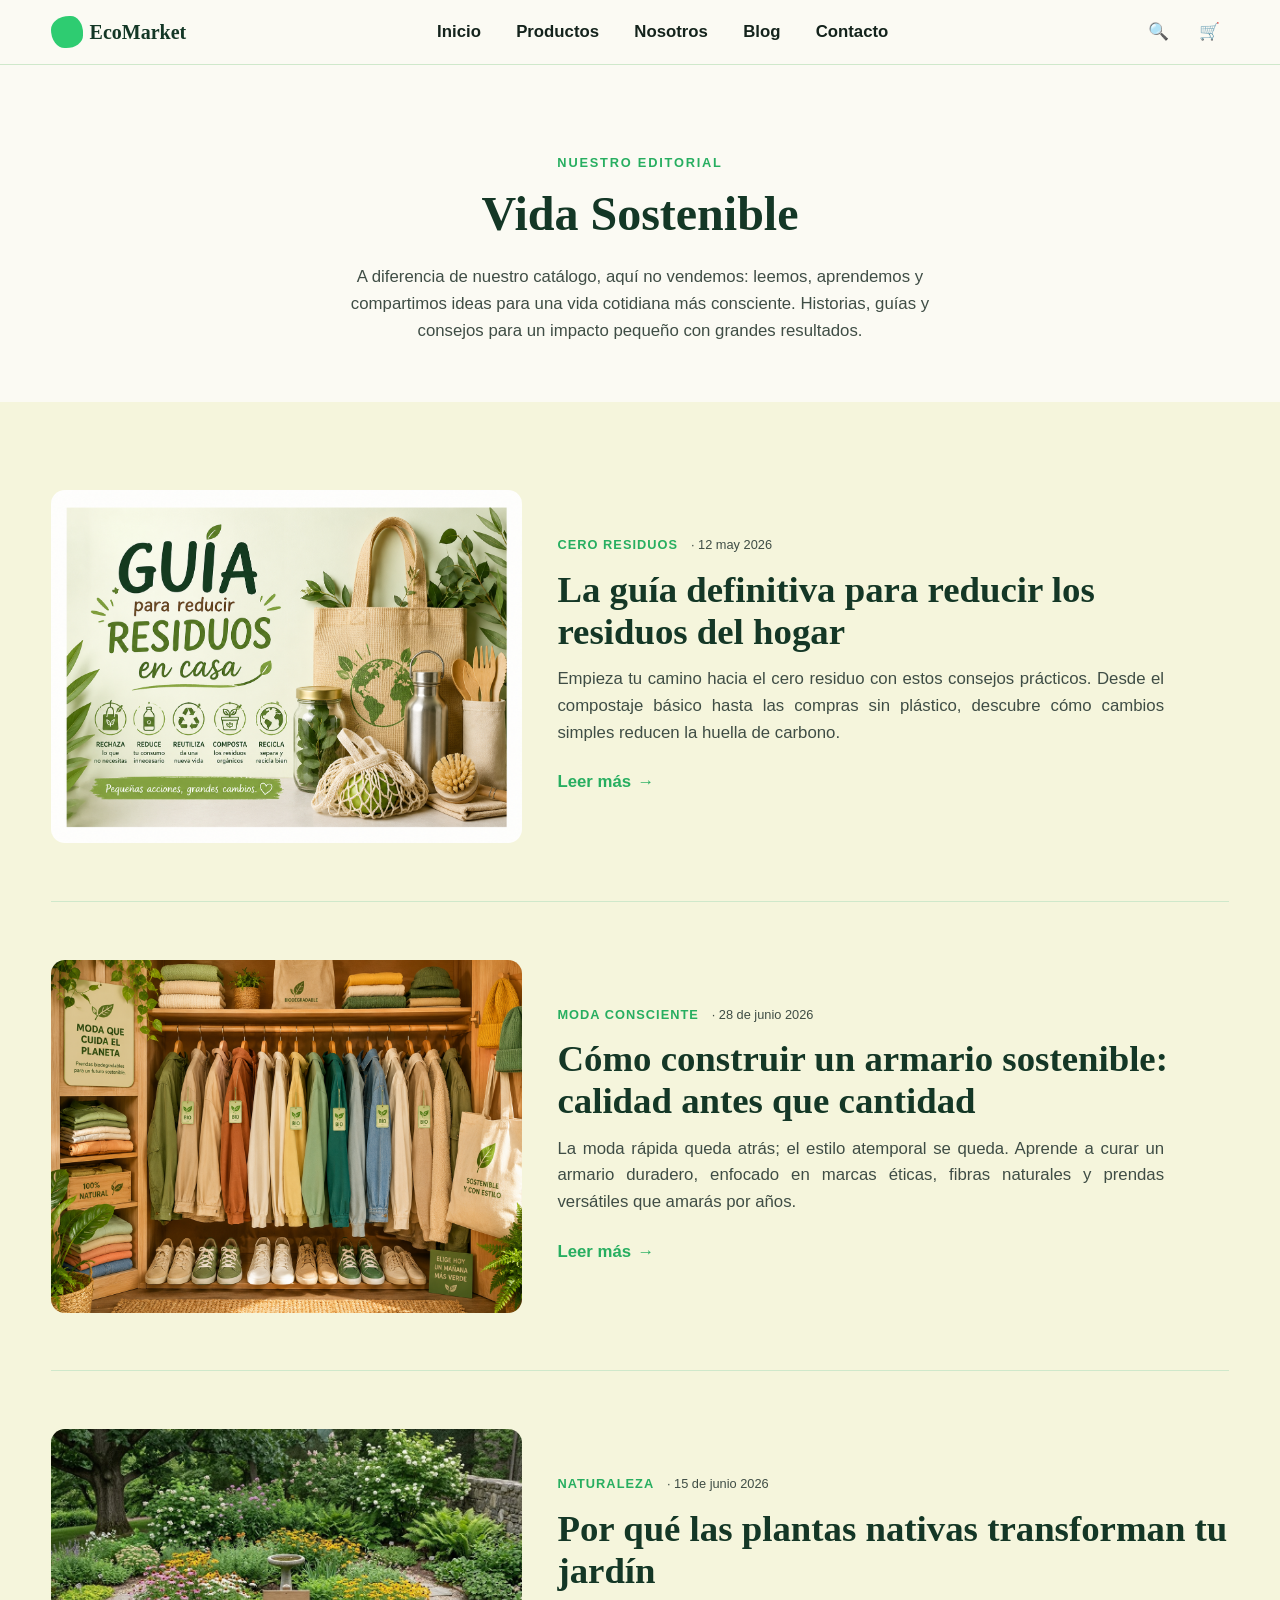
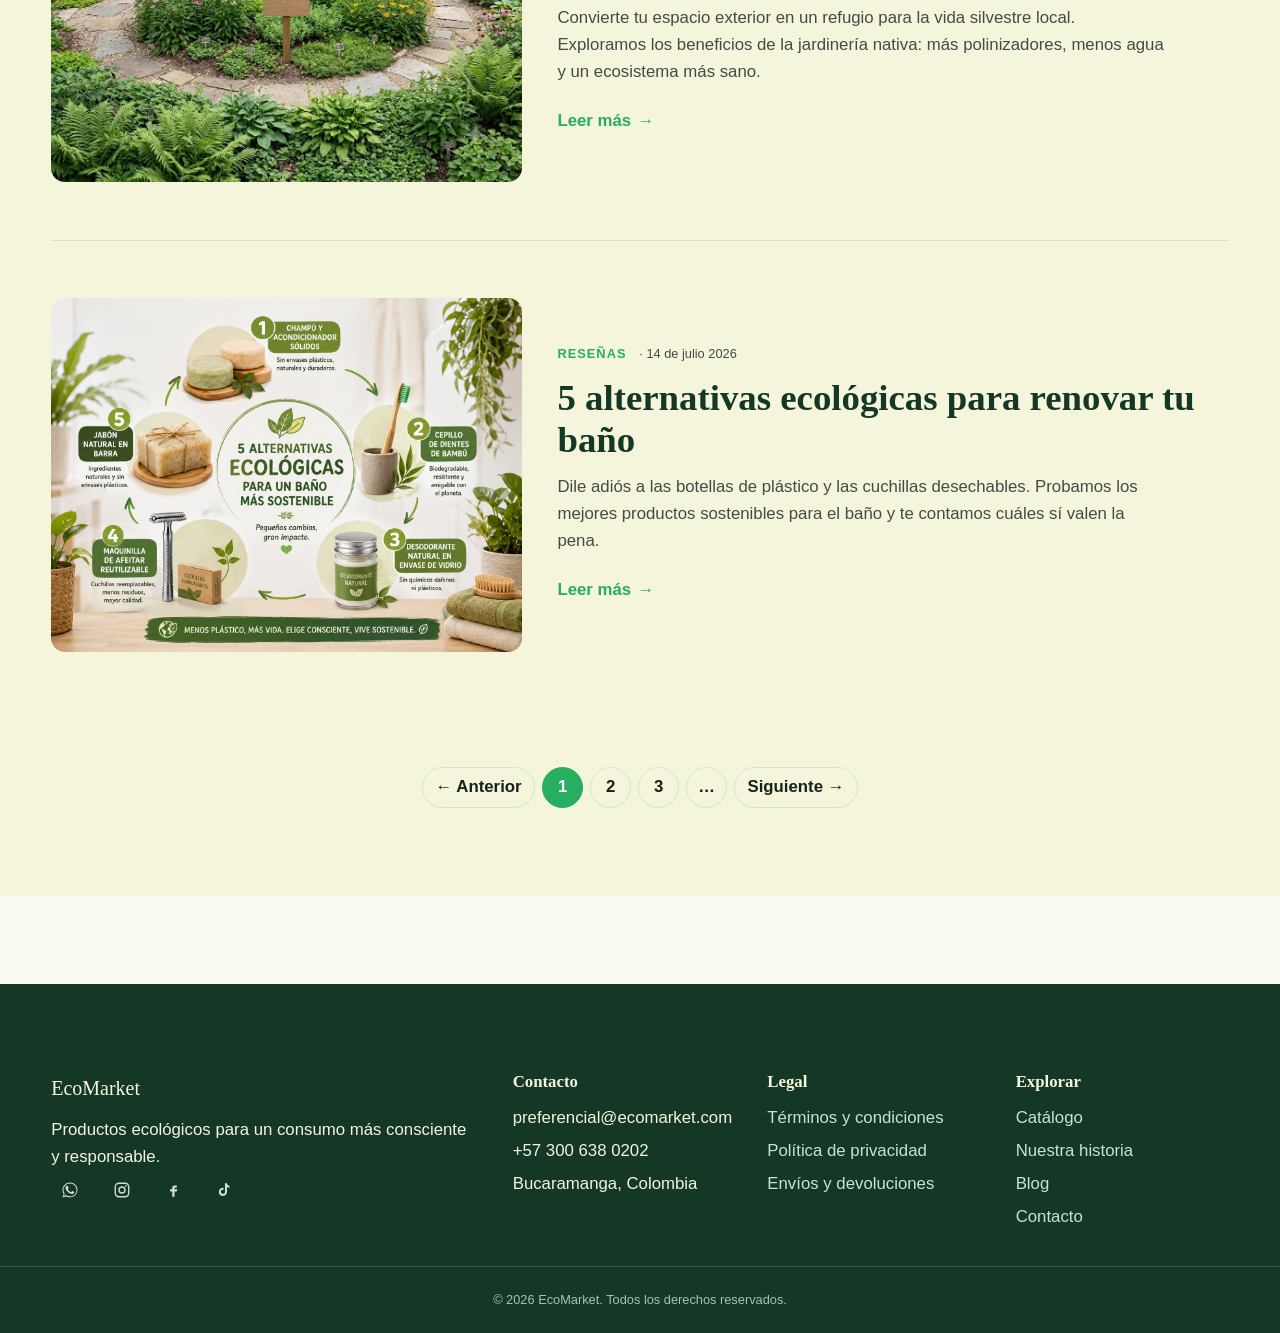
<file: views/blog.html>
<!DOCTYPE html>
<html lang="es">
<head>
  <meta charset="UTF-8">
  <meta name="viewport" content="width=device-width, initial-scale=1.0">
  <title>Vida Sostenible — Blog de EcoMarket</title>
  <meta name="description" content="Vida Sostenible: artículos, guías e historias de EcoMarket para ayudarte a vivir de forma más verde y consciente.">
  <link rel="icon" href="../img/icons/icon-leaf.svg" type="image/svg+xml">
  <link rel="stylesheet" href="../css/main.css">
  <link rel="stylesheet" href="../css/layout.css">
  <link rel="stylesheet" href="../css/components.css">
  <link rel="stylesheet" href="../css/blog.css">
  <link rel="stylesheet" href="../css/animations.css">
</head>
<body>
  <a href="#main" class="skip-link">Saltar al contenido</a>

  <header class="header">
    <div class="container header__bar">
      <a href="../index.html" class="header__logo">
        <span class="header__logo-mark" aria-hidden="true"></span>
        EcoMarket
      </a>

      <input type="checkbox" id="nav-toggle" class="nav-toggle-input">
      <label for="nav-toggle" class="nav-toggle-label" aria-label="Abrir menú">
        <span></span><span></span><span></span>
      </label>

      <nav class="nav" aria-label="Navegación principal">
        <ul class="nav__list">
          <li><a href="../index.html" class="nav__link">Inicio</a></li>
          <li><a href="productos.html" class="nav__link">Productos</a></li>
          <li><a href="sobre-nosotros.html" class="nav__link">Nosotros</a></li>
          <li><a href="blog.html" class="nav__link" aria-current="page">Blog</a></li>
          <li><a href="contacto.html" class="nav__link">Contacto</a></li>
        </ul>
      </nav>

      <div class="header__actions">
        <a href="productos.html" class="icon-btn" aria-label="Buscar productos">🔍</a>
        <a href="#carrito" class="icon-btn" aria-label="Ver carrito">🛒</a>
      </div>
    </div>
  </header>

  <main id="main">
    <section class="container">
      <div class="blog-hero">
        <span class="eyebrow">Nuestro editorial</span>
        <h1 class="blog-hero__title">Vida Sostenible</h1>
        <p class="blog-hero__lead">A diferencia de nuestro catálogo, aquí no vendemos: leemos, aprendemos y compartimos ideas para una vida cotidiana más consciente. Historias, guías y consejos para un impacto pequeño con grandes resultados.</p>
      </div>
    </section>

    <section class="section section--muted">
      <div class="container">
        <div class="blog-list">

          <article class="blog-card">
            <a class="blog-card__media" href="blog-residuos.html" tabindex="-1" aria-hidden="true">
              <img src="../img/blog/portada-guiaresid.png" alt="Cesta de mimbre con frascos y botellas reutilizables en una cocina sin residuos" loading="lazy">
            </a>
            <div class="blog-card__body">
              <p class="blog-card__meta">
                <span class="blog-card__category">Cero Residuos</span>
                <span class="blog-card__date">· <time datetime="2026-05-12">12 may 2026</time></span>
              </p>
              <h2 class="blog-card__title"><a href="blog-residuos.html">La guía definitiva para reducir los residuos del hogar</a></h2>
              <p class="blog-card__excerpt" style="text-align: justify;">Empieza tu camino hacia el cero residuo con estos consejos prácticos. Desde el compostaje básico hasta las compras sin plástico, descubre cómo cambios simples reducen la huella de carbono.</p>
              <a href="blog-residuos.html" class="blog-card__link">Leer más <span aria-hidden="true">→</span></a>
            </div>
          </article>

          <article class="blog-card">
            <a class="blog-card__media" href="blog-armario.html" tabindex="-1" aria-hidden="true">
              <img src="../img/blog/armario-biode.png" alt="Prendas de ropa colgadas en tonos tierra en un armario sostenible" loading="lazy">
            </a>
            <div class="blog-card__body">
              <p class="blog-card__meta">
                <span class="blog-card__category">Moda Consciente</span>
                <span class="blog-card__date">· <time datetime="2026-06-28">28 de junio 2026</time></span>
              </p>
              <h2 class="blog-card__title" ><a href="blog-armario.html">Cómo construir un armario sostenible: calidad antes que cantidad</a></h2>
              <p class="blog-card__excerpt" style="text-align: justify;">La moda rápida queda atrás; el estilo atemporal se queda. Aprende a curar un armario duradero, enfocado en marcas éticas, fibras naturales y prendas versátiles que amarás por años.</p>
              <a href="blog-armario.html" class="blog-card__link">Leer más <span aria-hidden="true">→</span></a>
            </div>
          </article>

          <article class="blog-card">
            <a class="blog-card__media" href="blog-plantas.html" tabindex="-1" aria-hidden="true">
              <img src="../img/blog/hero-plantas.jpg" alt="Jardín con flores silvestres nativas y una abeja polinizando" loading="lazy">
            </a>
            <div class="blog-card__body">
              <p class="blog-card__meta">
                <span class="blog-card__category">Naturaleza</span>
                <span class="blog-card__date">· <time datetime="2026-06-15">15 de junio 2026</time></span>
              </p>
              <h2 class="blog-card__title"><a href="blog-plantas.html">Por qué las plantas nativas transforman tu jardín</a></h2>
              <p class="blog-card__excerpt">Convierte tu espacio exterior en un refugio para la vida silvestre local. Exploramos los beneficios de la jardinería nativa: más polinizadores, menos agua y un ecosistema más sano.</p>
              <a href="blog-plantas.html" class="blog-card__link">Leer más <span aria-hidden="true">→</span></a>
            </div>
          </article>

          <article class="blog-card">
            <a class="blog-card__media" href="blog-bano.html" tabindex="-1" aria-hidden="true">
              <img src="../img/blog/hero-ciclo.png" alt="Cepillos de bambú, jabón artesanal y peine de madera en un baño ecológico" loading="lazy">
            </a>
            <div class="blog-card__body">
              <p class="blog-card__meta">
                <span class="blog-card__category">Reseñas</span>
                <span class="blog-card__date">· <time datetime="2026-07-14">14 de julio 2026</time></span>
              </p>
              <h2 class="blog-card__title"><a href="blog-bano.html">5 alternativas ecológicas para renovar tu baño</a></h2>
              <p class="blog-card__excerpt">Dile adiós a las botellas de plástico y las cuchillas desechables. Probamos los mejores productos sostenibles para el baño y te contamos cuáles sí valen la pena.</p>
              <a href="blog-bano.html" class="blog-card__link">Leer más <span aria-hidden="true">→</span></a>
            </div>
          </article>

        </div>

        <nav class="pagination" aria-label="Paginación del blog">
          <a href="#" class="nav-arrow">← Anterior</a>
          <a href="#" class="is-current" aria-current="page">1</a>
          <a href="#">2</a>
          <a href="#">3</a>
          <span>…</span>
          <a href="#" class="nav-arrow">Siguiente →</a>
        </nav>
      </div>
    </section>
  </main>

  <footer class="footer">
    <div class="container footer__grid">
      <div class="footer__col">
        <p class="footer__brand">EcoMarket</p>
        <p>Productos ecológicos para un consumo más consciente y responsable.</p>
        <div class="footer__social">
          <a href="https://wa.me/573000000000" class="icon-btn" aria-label="WhatsApp" target="_blank" rel="noopener noreferrer">
            <svg viewBox="0 0 24 24" width="18" height="18" fill="currentColor" aria-hidden="true"><path d="M17.5 14.4c-.3-.1-1.7-.9-2-.9-.3-.1-.5-.1-.7.1-.2.3-.8.9-.9 1.1-.2.2-.3.2-.6.1-.3-.1-1.3-.5-2.4-1.5-.9-.8-1.5-1.8-1.7-2.1-.2-.3 0-.5.1-.6.1-.1.3-.3.4-.5.1-.2.2-.3.3-.5.1-.2 0-.4 0-.5 0-.1-.7-1.6-.9-2.2-.2-.6-.5-.5-.7-.5h-.6c-.2 0-.5.1-.8.4-.3.3-1 1-1 2.4s1 2.8 1.2 3c.1.2 2 3.1 4.9 4.3.7.3 1.2.5 1.6.6.7.2 1.3.2 1.8.1.5-.1 1.7-.7 1.9-1.4.2-.7.2-1.2.2-1.4-.1-.1-.3-.2-.6-.3z"/><path d="M12 2C6.5 2 2 6.5 2 12c0 1.9.5 3.6 1.5 5.2L2 22l4.9-1.5c1.5.8 3.3 1.3 5.1 1.3 5.5 0 10-4.5 10-10S17.5 2 12 2zm0 18.2c-1.7 0-3.3-.5-4.7-1.3l-.3-.2-3 .9.9-2.9-.2-.3C3.8 15 3.3 13.5 3.3 12c0-4.8 3.9-8.7 8.7-8.7s8.7 3.9 8.7 8.7-3.9 8.7-8.7 8.7z"/></svg>
          </a>
          <a href="https://instagram.com/ecomarket" class="icon-btn" aria-label="Instagram" target="_blank" rel="noopener noreferrer">
            <svg viewBox="0 0 24 24" width="18" height="18" fill="currentColor" aria-hidden="true"><rect x="3" y="3" width="18" height="18" rx="5" fill="none" stroke="currentColor" stroke-width="1.8"/><circle cx="12" cy="12" r="4" fill="none" stroke="currentColor" stroke-width="1.8"/><circle cx="17.2" cy="6.8" r="1.1"/></svg>
          </a>
          <a href="https://facebook.com/ecomarket" class="icon-btn" aria-label="Facebook" target="_blank" rel="noopener noreferrer">
            <svg viewBox="0 0 24 24" width="18" height="18" fill="currentColor" aria-hidden="true"><path d="M14 9h3V6h-3c-1.7 0-3 1.3-3 3v2H8v3h3v7h3v-7h3l1-3h-4V9c0-.6.4-1 1-1z"/></svg>
          </a>
          <a href="https://tiktok.com/@ecomarket" class="icon-btn" aria-label="TikTok" target="_blank" rel="noopener noreferrer">
            <svg viewBox="0 0 24 24" width="18" height="18" fill="currentColor" aria-hidden="true"><path d="M16 3c.3 1.8 1.5 3.2 3.3 3.5v2.7c-1.2 0-2.4-.4-3.3-1.1v6.4c0 3-2.4 5.5-5.5 5.5S5 17.5 5 14.5 7.4 9 10.5 9c.3 0 .6 0 .9.1v2.8c-.3-.1-.6-.2-.9-.2-1.5 0-2.7 1.2-2.7 2.7s1.2 2.7 2.7 2.7 2.8-1.1 2.8-2.6V3h2.7z"/></svg>
          </a>
        </div>
      </div>
      <div class="footer__col">
        <h4>Contacto</h4>
        <ul>
          <li>preferencial@ecomarket.com</li>
          <li>+57 300 638 0202</li>
          <li>Bucaramanga, Colombia</li>
        </ul>
      </div>
      <div class="footer__col">
        <h4>Legal</h4>
        <ul>
          <li><a href="#">Términos y condiciones</a></li>
          <li><a href="#">Política de privacidad</a></li>
          <li><a href="#">Envíos y devoluciones</a></li>
        </ul>
      </div>
      <div class="footer__col">
        <h4>Explorar</h4>
        <ul>
          <li><a href="productos.html">Catálogo</a></li>
          <li><a href="sobre-nosotros.html">Nuestra historia</a></li>
          <li><a href="blog.html">Blog</a></li>
          <li><a href="contacto.html">Contacto</a></li>
        </ul>
      </div>
    </div>
    <div class="footer__bottom">© 2026 EcoMarket. Todos los derechos reservados.</div>
  </footer>
</body>
</html>
</file>
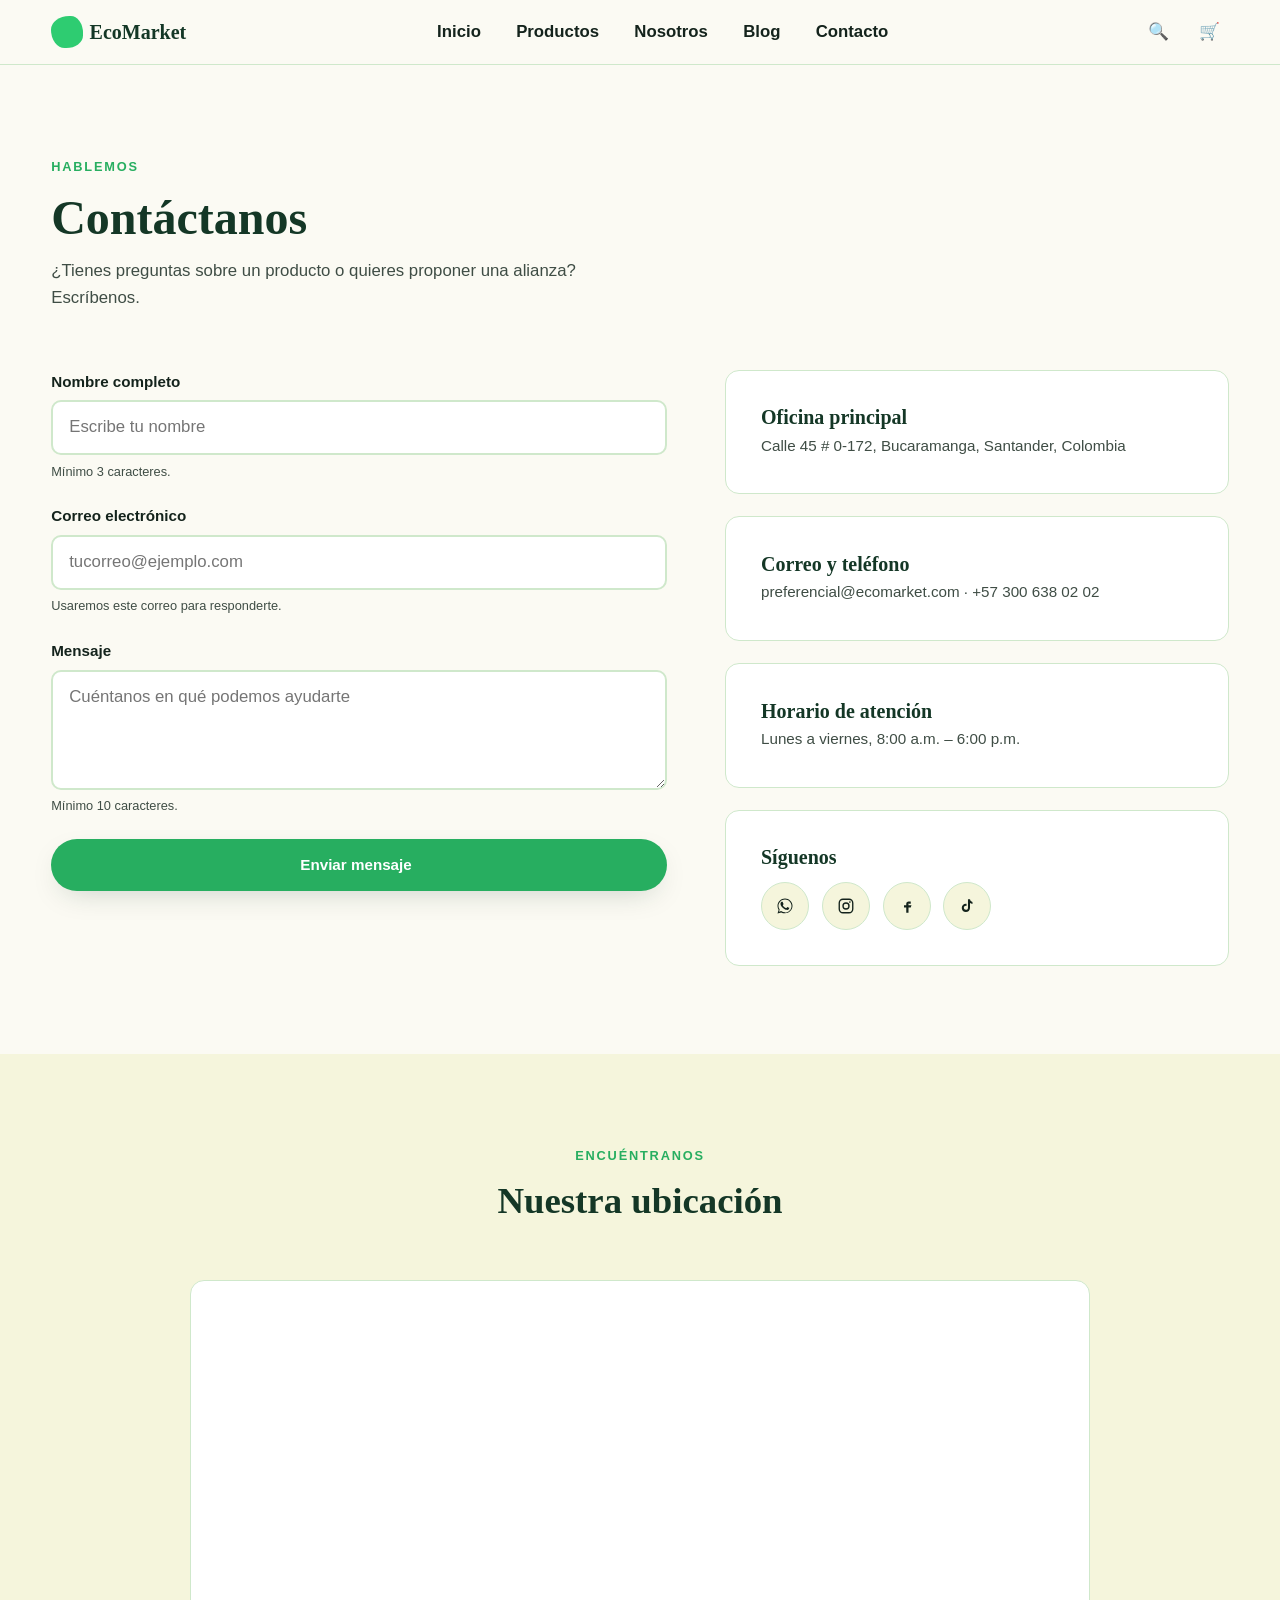
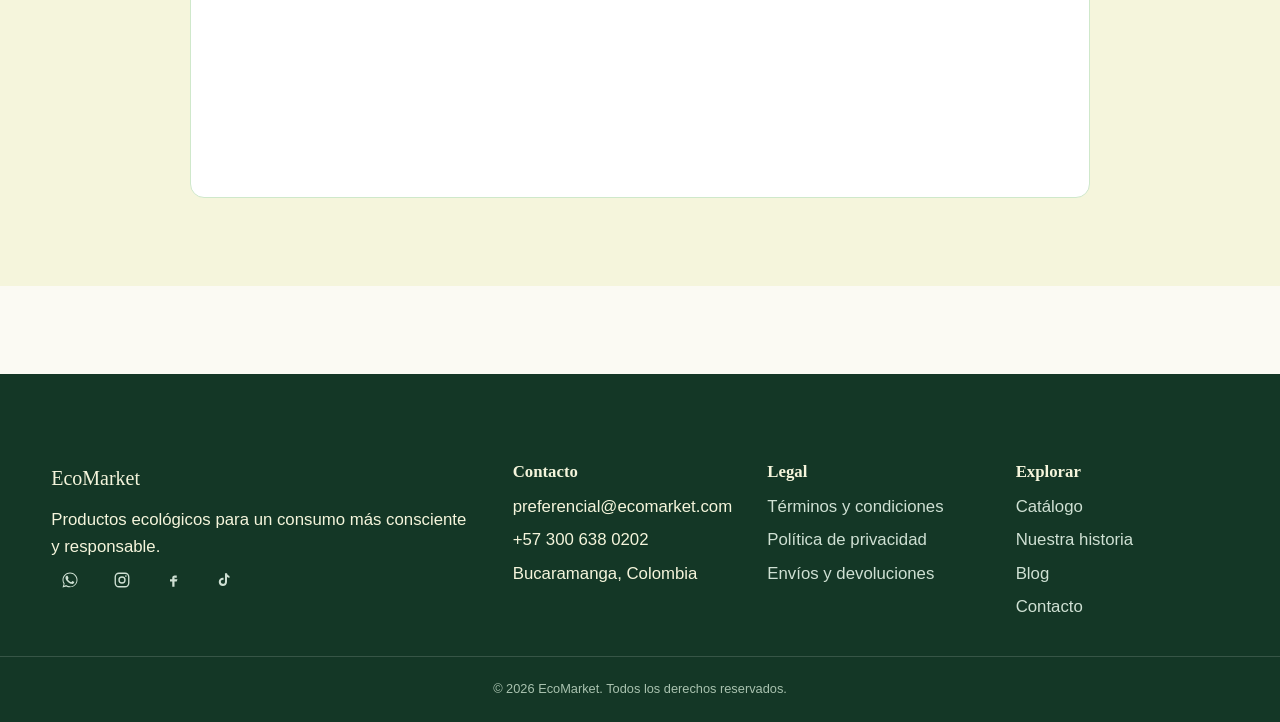
<file: views/contacto.html>
<!DOCTYPE html>
<html lang="es">
<head>
  <meta charset="UTF-8">
  <meta name="viewport" content="width=device-width, initial-scale=1.0">
  <title>Contacto — EcoMarket</title>
  <meta name="description" content="Comunícate con EcoMarket: formulario de contacto, ubicación y redes sociales.">
  <link rel="icon" href="../img/icons/icon-leaf.svg" type="image/svg+xml">
  <link rel="stylesheet" href="../css/main.css">
  <link rel="stylesheet" href="../css/layout.css">
  <link rel="stylesheet" href="../css/components.css">
  <link rel="stylesheet" href="../css/animations.css">
</head>
<body>
  <a href="#main" class="skip-link">Saltar al contenido</a>

  <header class="header">
    <div class="container header__bar">
      <a href="../index.html" class="header__logo">
        <span class="header__logo-mark" aria-hidden="true"></span>
        EcoMarket
      </a>

      <input type="checkbox" id="nav-toggle" class="nav-toggle-input">
      <label for="nav-toggle" class="nav-toggle-label" aria-label="Abrir menú">
        <span></span><span></span><span></span>
      </label>

      <nav class="nav" aria-label="Navegación principal">
        <ul class="nav__list">
          <li><a href="../index.html" class="nav__link">Inicio</a></li>
          <li><a href="productos.html" class="nav__link">Productos</a></li>
          <li><a href="sobre-nosotros.html" class="nav__link">Nosotros</a></li>
          <li><a href="blog.html" class="nav__link">Blog</a></li>
          <li><a href="contacto.html" class="nav__link">Contacto</a></li>
        </ul>
      </nav>

      <div class="header__actions">
        <a href="productos.html" class="icon-btn" aria-label="Buscar productos">🔍</a>
        <a href="#carrito" class="icon-btn" aria-label="Ver carrito">🛒</a>
      </div>
    </div>
  </header>

  <main id="main">
    <section class="section container">
      <div class="section-heading">
        <span class="eyebrow">Hablemos</span>
        <h1>Contáctanos</h1>
        <p>¿Tienes preguntas sobre un producto o quieres proponer una alianza? Escríbenos.</p>
      </div>

      <div class="contact-layout">
        <form class="contact-form" novalidate>
          <div class="form-field">
            <label for="nombre">Nombre completo</label>
            <input type="text" id="nombre" name="nombre" placeholder="Escribe tu nombre" required minlength="3">
            <span class="form-hint">Mínimo 3 caracteres.</span>
          </div>

          <div class="form-field">
            <label for="email">Correo electrónico</label>
            <input type="email" id="email" name="email" placeholder="tucorreo@ejemplo.com" required>
            <span class="form-hint">Usaremos este correo para responderte.</span>
          </div>

          <div class="form-field">
            <label for="mensaje">Mensaje</label>
            <textarea id="mensaje" name="mensaje" placeholder="Cuéntanos en qué podemos ayudarte" required minlength="10"></textarea>
            <span class="form-hint">Mínimo 10 caracteres.</span>
          </div>

          <button type="submit" class="btn btn--primary btn--block">Enviar mensaje</button>
        </form>

        <div class="contact-info">
          <div class="info-card">
            <h4>Oficina principal</h4>
            <p>Calle 45 # 0-172, Bucaramanga, Santander, Colombia</p>
          </div>
          <div class="info-card">
            <h4>Correo y teléfono</h4>
            <p>preferencial@ecomarket.com · +57 300 638 02 02</p>
          </div>
          <div class="info-card">
            <h4>Horario de atención</h4>
            <p>Lunes a viernes, 8:00 a.m. – 6:00 p.m.</p>
          </div>
          <div class="info-card">
            <h4>Síguenos</h4>
            <div class="social-row" style="margin-top: var(--space-2);">

              <a href="https://wa.me/573000000000" class="icon-btn" aria-label="WhatsApp" target="_blank" rel="noopener noreferrer">
                  <svg viewBox="0 0 24 24" width="18" height="18" fill="currentColor" aria-hidden="true"><path d="M17.5 14.4c-.3-.1-1.7-.9-2-.9-.3-.1-.5-.1-.7.1-.2.3-.8.9-.9 1.1-.2.2-.3.2-.6.1-.3-.1-1.3-.5-2.4-1.5-.9-.8-1.5-1.8-1.7-2.1-.2-.3 0-.5.1-.6.1-.1.3-.3.4-.5.1-.2.2-.3.3-.5.1-.2 0-.4 0-.5 0-.1-.7-1.6-.9-2.2-.2-.6-.5-.5-.7-.5h-.6c-.2 0-.5.1-.8.4-.3.3-1 1-1 2.4s1 2.8 1.2 3c.1.2 2 3.1 4.9 4.3.7.3 1.2.5 1.6.6.7.2 1.3.2 1.8.1.5-.1 1.7-.7 1.9-1.4.2-.7.2-1.2.2-1.4-.1-.1-.3-.2-.6-.3z"/><path d="M12 2C6.5 2 2 6.5 2 12c0 1.9.5 3.6 1.5 5.2L2 22l4.9-1.5c1.5.8 3.3 1.3 5.1 1.3 5.5 0 10-4.5 10-10S17.5 2 12 2zm0 18.2c-1.7 0-3.3-.5-4.7-1.3l-.3-.2-3 .9.9-2.9-.2-.3C3.8 15 3.3 13.5 3.3 12c0-4.8 3.9-8.7 8.7-8.7s8.7 3.9 8.7 8.7-3.9 8.7-8.7 8.7z"/></svg>
              </a>
              <a href="https://instagram.com/ecomarket" class="icon-btn" aria-label="Instagram" target="_blank" rel="noopener noreferrer">
                  <svg viewBox="0 0 24 24" width="18" height="18" fill="currentColor" aria-hidden="true"><rect x="3" y="3" width="18" height="18" rx="5" fill="none" stroke="currentColor" stroke-width="1.8"/><circle cx="12" cy="12" r="4" fill="none" stroke="currentColor" stroke-width="1.8"/><circle cx="17.2" cy="6.8" r="1.1"/></svg>
              </a>
              <a href="https://facebook.com/ecomarket" class="icon-btn" aria-label="Facebook" target="_blank" rel="noopener noreferrer">
                <svg viewBox="0 0 24 24" width="18" height="18" fill="currentColor" aria-hidden="true"><path d="M14 9h3V6h-3c-1.7 0-3 1.3-3 3v2H8v3h3v7h3v-7h3l1-3h-4V9c0-.6.4-1 1-1z"/></svg>
              </a>
              <a href="https://tiktok.com/@ecomarket" class="icon-btn" aria-label="TikTok" target="_blank" rel="noopener noreferrer">
                <svg viewBox="0 0 24 24" width="18" height="18" fill="currentColor" aria-hidden="true"><path d="M16 3c.3 1.8 1.5 3.2 3.3 3.5v2.7c-1.2 0-2.4-.4-3.3-1.1v6.4c0 3-2.4 5.5-5.5 5.5S5 17.5 5 14.5 7.4 9 10.5 9c.3 0 .6 0 .9.1v2.8c-.3-.1-.6-.2-.9-.2-1.5 0-2.7 1.2-2.7 2.7s1.2 2.7 2.7 2.7 2.8-1.1 2.8-2.6V3h2.7z"/></svg>
              </a>

            </div>
          </div>
        </div>
      </div>
    </section>

    <section class="section section--muted">
      <div class="container">
        <div class="section-heading text-center">
          <span class="eyebrow">Encuéntranos</span>
          <h2>Nuestra ubicación</h2>
        </div>
        <div class="info-card" style="padding: var(--space-2); max-width: 900px; margin-inline: auto;">
  <div class="map-embed">
    <iframe
      src="https://www.google.com/maps?q=Calle+45+0-172+Bucaramanga+Santander+Colombia&output=embed"
      title="Mapa de ubicación de EcoMarket"
      loading="lazy"
      referrerpolicy="no-referrer-when-downgrade"
      allowfullscreen>
    </iframe>
  </div>
</div>
        </div>
      </div>
    </section>
  </main>

  <footer class="footer">
    <div class="container footer__grid">
      <div class="footer__col">
        <p class="footer__brand">EcoMarket</p>
        <p>Productos ecológicos para un consumo más consciente y responsable.</p>
        <div class="footer__social">
          <a href="https://wa.me/573000000000" class="icon-btn" aria-label="WhatsApp" target="_blank" rel="noopener noreferrer">
            <svg viewBox="0 0 24 24" width="18" height="18" fill="currentColor" aria-hidden="true"><path d="M17.5 14.4c-.3-.1-1.7-.9-2-.9-.3-.1-.5-.1-.7.1-.2.3-.8.9-.9 1.1-.2.2-.3.2-.6.1-.3-.1-1.3-.5-2.4-1.5-.9-.8-1.5-1.8-1.7-2.1-.2-.3 0-.5.1-.6.1-.1.3-.3.4-.5.1-.2.2-.3.3-.5.1-.2 0-.4 0-.5 0-.1-.7-1.6-.9-2.2-.2-.6-.5-.5-.7-.5h-.6c-.2 0-.5.1-.8.4-.3.3-1 1-1 2.4s1 2.8 1.2 3c.1.2 2 3.1 4.9 4.3.7.3 1.2.5 1.6.6.7.2 1.3.2 1.8.1.5-.1 1.7-.7 1.9-1.4.2-.7.2-1.2.2-1.4-.1-.1-.3-.2-.6-.3z"/><path d="M12 2C6.5 2 2 6.5 2 12c0 1.9.5 3.6 1.5 5.2L2 22l4.9-1.5c1.5.8 3.3 1.3 5.1 1.3 5.5 0 10-4.5 10-10S17.5 2 12 2zm0 18.2c-1.7 0-3.3-.5-4.7-1.3l-.3-.2-3 .9.9-2.9-.2-.3C3.8 15 3.3 13.5 3.3 12c0-4.8 3.9-8.7 8.7-8.7s8.7 3.9 8.7 8.7-3.9 8.7-8.7 8.7z"/></svg>
          </a>
          <a href="https://instagram.com/ecomarket" class="icon-btn" aria-label="Instagram" target="_blank" rel="noopener noreferrer">
            <svg viewBox="0 0 24 24" width="18" height="18" fill="currentColor" aria-hidden="true"><rect x="3" y="3" width="18" height="18" rx="5" fill="none" stroke="currentColor" stroke-width="1.8"/><circle cx="12" cy="12" r="4" fill="none" stroke="currentColor" stroke-width="1.8"/><circle cx="17.2" cy="6.8" r="1.1"/></svg>
          </a>
          <a href="https://facebook.com/ecomarket" class="icon-btn" aria-label="Facebook" target="_blank" rel="noopener noreferrer">
            <svg viewBox="0 0 24 24" width="18" height="18" fill="currentColor" aria-hidden="true"><path d="M14 9h3V6h-3c-1.7 0-3 1.3-3 3v2H8v3h3v7h3v-7h3l1-3h-4V9c0-.6.4-1 1-1z"/></svg>
          </a>
          <a href="https://tiktok.com/@ecomarket" class="icon-btn" aria-label="TikTok" target="_blank" rel="noopener noreferrer">
            <svg viewBox="0 0 24 24" width="18" height="18" fill="currentColor" aria-hidden="true"><path d="M16 3c.3 1.8 1.5 3.2 3.3 3.5v2.7c-1.2 0-2.4-.4-3.3-1.1v6.4c0 3-2.4 5.5-5.5 5.5S5 17.5 5 14.5 7.4 9 10.5 9c.3 0 .6 0 .9.1v2.8c-.3-.1-.6-.2-.9-.2-1.5 0-2.7 1.2-2.7 2.7s1.2 2.7 2.7 2.7 2.8-1.1 2.8-2.6V3h2.7z"/></svg>
          </a>
        </div>
      </div>
      <div class="footer__col">
        <h4>Contacto</h4>
        <ul>
          <li>preferencial@ecomarket.com</li>
          <li>+57 300 638 0202</li>
          <li>Bucaramanga, Colombia</li>
        </ul>
      </div>
      <div class="footer__col">
        <h4>Legal</h4>
        <ul>
          <li><a href="#">Términos y condiciones</a></li>
          <li><a href="#">Política de privacidad</a></li>
          <li><a href="#">Envíos y devoluciones</a></li>
        </ul>
      </div>
      <div class="footer__col">
        <h4>Explorar</h4>
        <ul>
          <li><a href="productos.html">Catálogo</a></li>
          <li><a href="sobre-nosotros.html">Nuestra historia</a></li>
          <li><a href="blog.html">Blog</a></li>
          <li><a href="contacto.html">Contacto</a></li>
        </ul>
      </div>
    </div>
    <div class="footer__bottom">© 2026 EcoMarket. Todos los derechos reservados.</div>
  </footer>
</body>
</html>
</file>
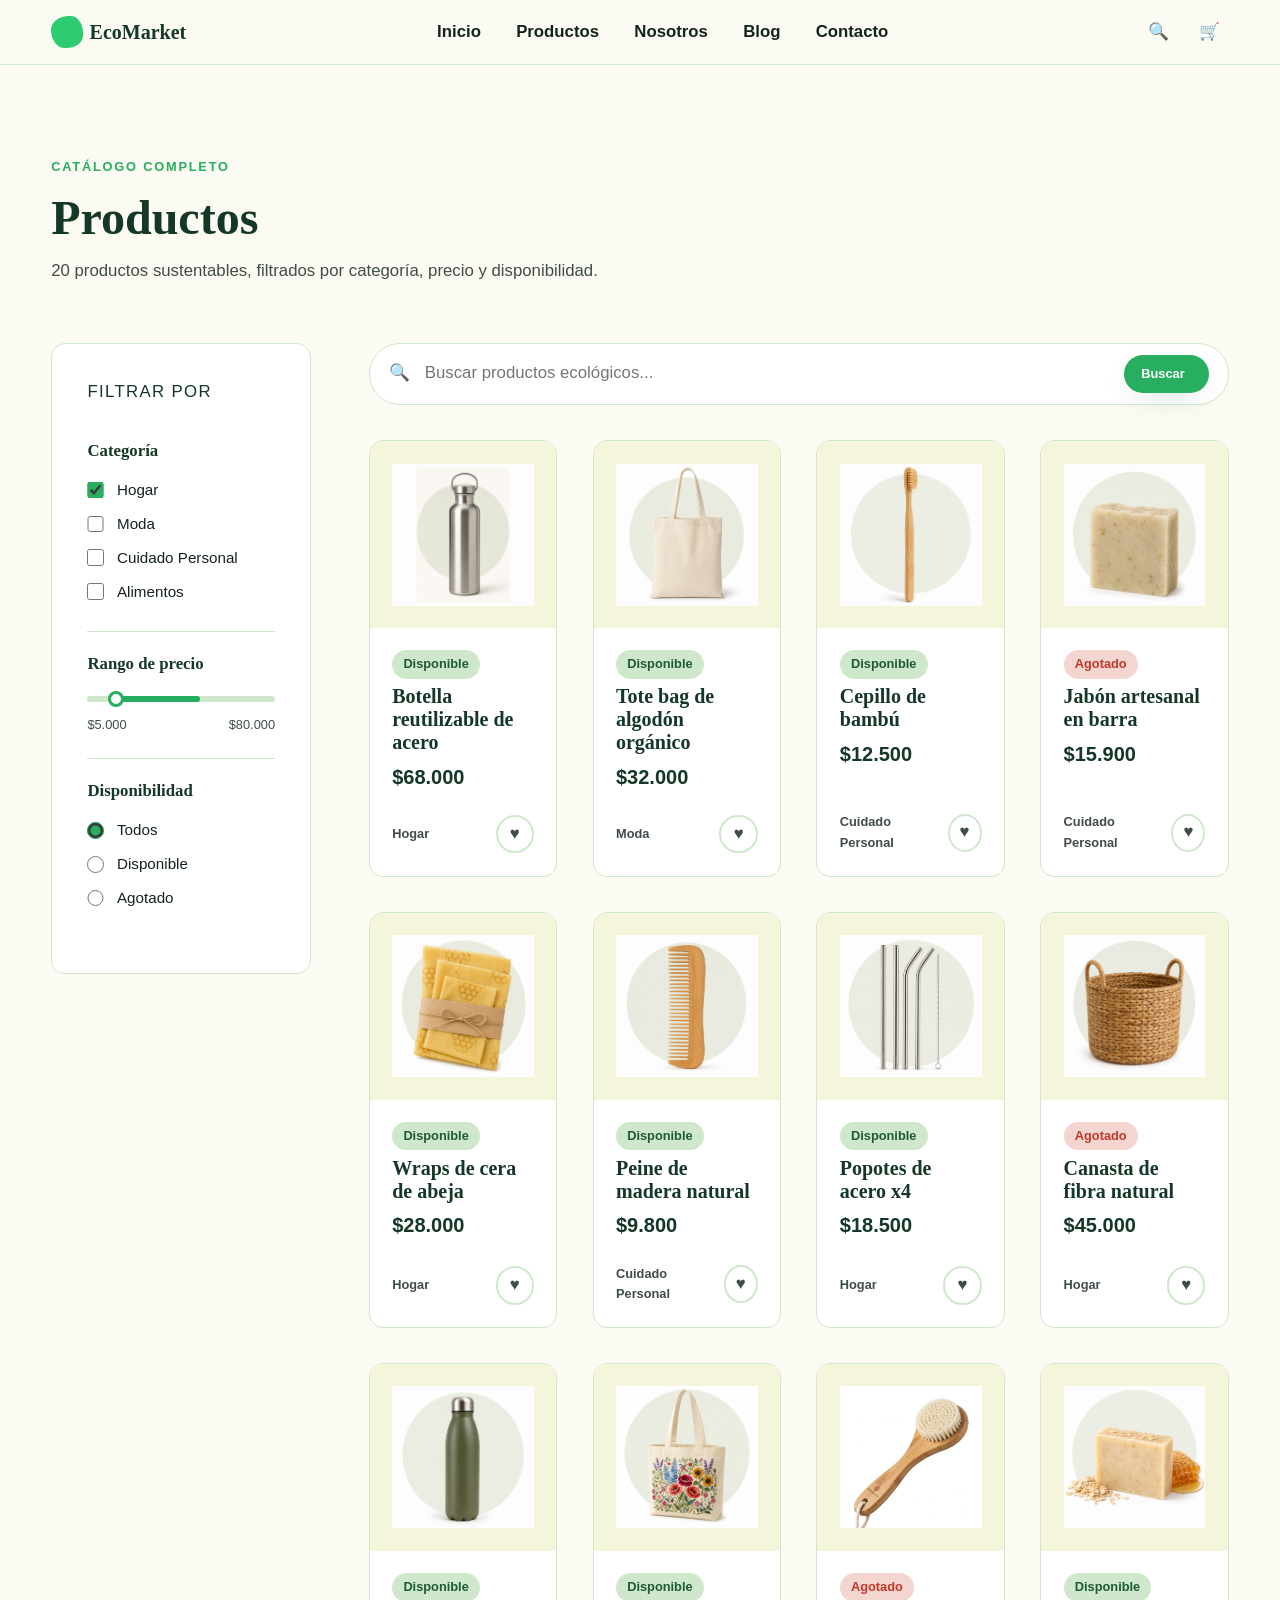
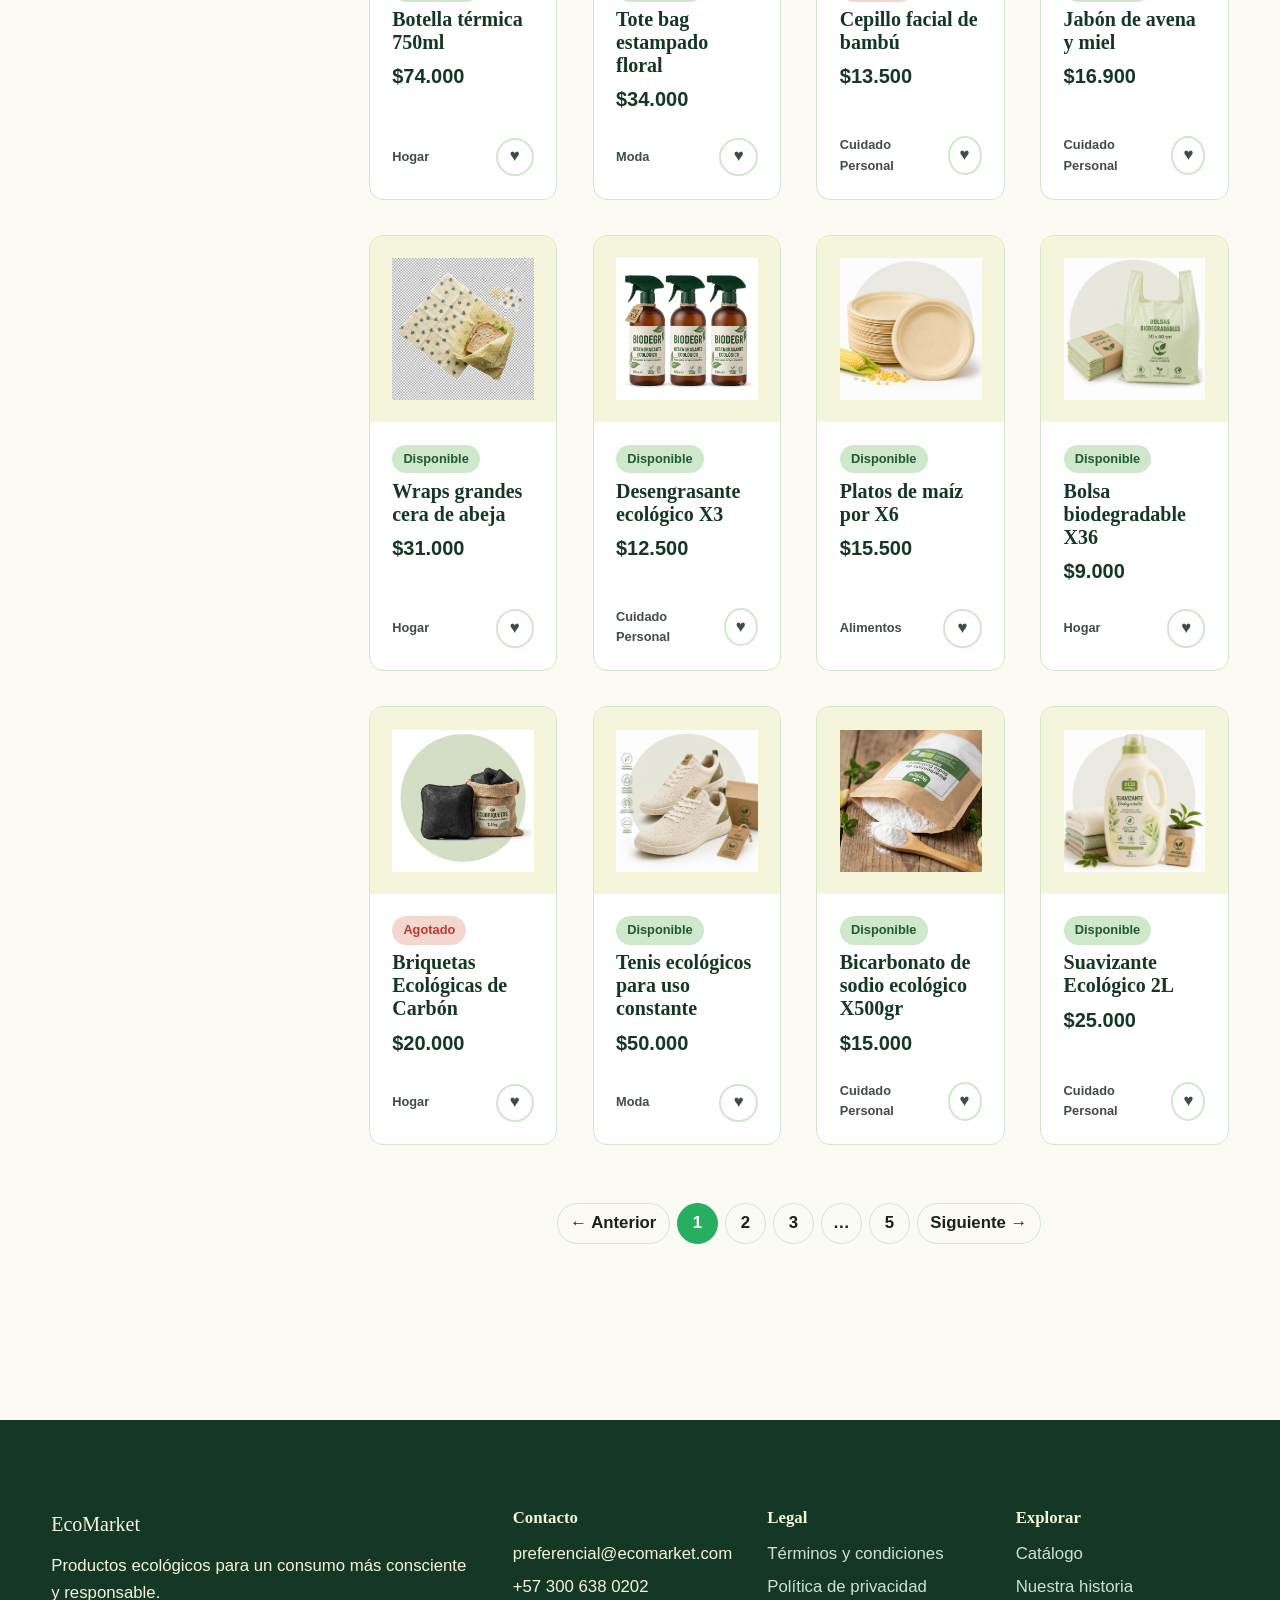
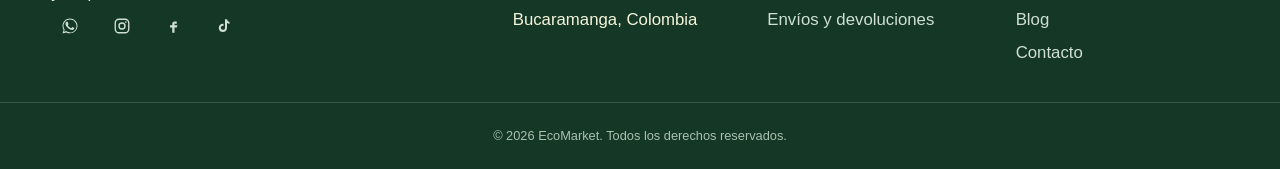
<file: views/productos.html>
<!DOCTYPE html>
<html lang="es">
<head>
  <meta charset="UTF-8">
  <meta name="viewport" content="width=device-width, initial-scale=1.0">
  <title>Catálogo de Productos — EcoMarket</title>
  <meta name="description" content="Explora el catálogo completo de productos ecológicos y sustentables de EcoMarket.">
  <link rel="icon" href="../img/icons/icon-leaf.svg" type="image/svg+xml">
  <link rel="stylesheet" href="../css/main.css">
  <link rel="stylesheet" href="../css/layout.css">
  <link rel="stylesheet" href="../css/components.css">
  <link rel="stylesheet" href="../css/animations.css">
</head>
<body>
  <a href="#main" class="skip-link">Saltar al contenido</a>

  <header class="header">
    <div class="container header__bar">
      <a href="../index.html" class="header__logo">
        <span class="header__logo-mark" aria-hidden="true"></span>
        EcoMarket
      </a>

      <input type="checkbox" id="nav-toggle" class="nav-toggle-input">
      <label for="nav-toggle" class="nav-toggle-label" aria-label="Abrir menú">
        <span></span><span></span><span></span>
      </label>

      <nav class="nav" aria-label="Navegación principal">
        <ul class="nav__list">
          <li><a href="../index.html" class="nav__link">Inicio</a></li>
          <li><a href="productos.html" class="nav__link">Productos</a></li>
          <li><a href="sobre-nosotros.html" class="nav__link">Nosotros</a></li>
          <li><a href="blog.html" class="nav__link">Blog</a></li>
          <li><a href="contacto.html" class="nav__link">Contacto</a></li>
        </ul>
      </nav>

      <div class="header__actions">
        <a href="#buscador" class="icon-btn" aria-label="Buscar productos">🔍</a>
        <a href="#carrito" class="icon-btn" aria-label="Ver carrito">🛒</a>
      </div>
    </div>
  </header>

  <main id="main">
    <section class="section container">
      <div class="section-heading">
        <span class="eyebrow">Catálogo completo</span>
        <h1>Productos</h1>
        <p>20 productos sustentables, filtrados por categoría, precio y disponibilidad.</p>
      </div>

      <div class="catalog-layout">
        <aside class="filters" aria-label="Filtros de productos">
          <p class="filters__title">Filtrar por</p>

          <div class="filters__group">
            <h4>Categoría</h4>
            <label class="filters__option"><input type="checkbox" name="cat" checked> Hogar</label>
            <label class="filters__option"><input type="checkbox" name="cat"> Moda</label>
            <label class="filters__option"><input type="checkbox" name="cat"> Cuidado Personal</label>
            <label class="filters__option"><input type="checkbox" name="cat"> Alimentos</label>
          </div>

          <div class="filters__group">
            <h4>Rango de precio</h4>
            <div class="range-visual"></div>
            <div class="range-labels"><span>$5.000</span><span>$80.000</span></div>
          </div>

          <div class="filters__group">
            <h4>Disponibilidad</h4>
            <label class="filters__option"><input type="radio" name="stock" checked> Todos</label>
            <label class="filters__option"><input type="radio" name="stock"> Disponible</label>
            <label class="filters__option"><input type="radio" name="stock"> Agotado</label>
          </div>
        </aside>

        <div>
          <div class="search-bar" id="buscador">
            <span aria-hidden="true">🔍</span>
            <input type="search" placeholder="Buscar productos ecológicos...">
            <button class="btn btn--primary btn--small" type="button">Buscar</button>
          </div>

          <div class="product-grid product-grid--catalog" style="margin-top: var(--space-4);">
        <article class="card">
          <div class="card__media"><img src="../img/products/product-bottle.png" alt="Botella reutilizable de acero"></div>
          <div class="card__body">
            <span class="badge badge--stock">Disponible</span>
            <h3 class="card__title">Botella reutilizable de acero</h3>
            <span class="card__price">$68.000</span>
          </div>
          <div class="card__footer">
            <span class="badge" style="background:transparent;color:var(--color-ink-600);padding:0;">Hogar</span>
            <a href="#fav-1" id="fav-1" class="fav-btn" aria-label="Agregar a favoritos">♥</a>
          </div>
        </article>
        <article class="card">
          <div class="card__media"><img src="../img/products/product-tote.png" alt="Tote bag de algodón orgánico"></div>
          <div class="card__body">
            <span class="badge badge--stock">Disponible</span>
            <h3 class="card__title">Tote bag de algodón orgánico</h3>
            <span class="card__price">$32.000</span>
          </div>
          <div class="card__footer">
            <span class="badge" style="background:transparent;color:var(--color-ink-600);padding:0;">Moda</span>
            <a href="#fav-2" id="fav-2" class="fav-btn" aria-label="Agregar a favoritos">♥</a>
          </div>
        </article>
        <article class="card">
          <div class="card__media"><img src="../img/products/product-brush.png" alt="Cepillo de bambú"></div>
          <div class="card__body">
            <span class="badge badge--stock">Disponible</span>
            <h3 class="card__title">Cepillo de bambú</h3>
            <span class="card__price">$12.500</span>
          </div>
          <div class="card__footer">
            <span class="badge" style="background:transparent;color:var(--color-ink-600);padding:0;">Cuidado Personal</span>
            <a href="#fav-3" id="fav-3" class="fav-btn" aria-label="Agregar a favoritos">♥</a>
          </div>
        </article>
        <article class="card">
          <div class="card__media"><img src="../img/products/product-soap.png" alt="Jabón artesanal en barra"></div>
          <div class="card__body">
            <span class="badge badge--out">Agotado</span>
            <h3 class="card__title">Jabón artesanal en barra</h3>
            <span class="card__price">$15.900</span>
          </div>
          <div class="card__footer">
            <span class="badge" style="background:transparent;color:var(--color-ink-600);padding:0;">Cuidado Personal</span>
            <a href="#fav-4" id="fav-4" class="fav-btn" aria-label="Agregar a favoritos">♥</a>
          </div>
        </article>
        <article class="card">
          <div class="card__media"><img src="../img/products/product-wrap.png" alt="Wraps de cera de abeja"></div>
          <div class="card__body">
            <span class="badge badge--stock">Disponible</span>
            <h3 class="card__title">Wraps de cera de abeja</h3>
            <span class="card__price">$28.000</span>
          </div>
          <div class="card__footer">
            <span class="badge" style="background:transparent;color:var(--color-ink-600);padding:0;">Hogar</span>
            <a href="#fav-5" id="fav-5" class="fav-btn" aria-label="Agregar a favoritos">♥</a>
          </div>
        </article>
        <article class="card">
          <div class="card__media"><img src="../img/products/product-comb.png" alt="Peine de madera natural"></div>
          <div class="card__body">
            <span class="badge badge--stock">Disponible</span>
            <h3 class="card__title">Peine de madera natural</h3>
            <span class="card__price">$9.800</span>
          </div>
          <div class="card__footer">
            <span class="badge" style="background:transparent;color:var(--color-ink-600);padding:0;">Cuidado Personal</span>
            <a href="#fav-6" id="fav-6" class="fav-btn" aria-label="Agregar a favoritos">♥</a>
          </div>
        </article>
        <article class="card">
          <div class="card__media"><img src="../img/products/product-straws.png" alt="Popotes de acero x4"></div>
          <div class="card__body">
            <span class="badge badge--stock">Disponible</span>
            <h3 class="card__title">Popotes de acero x4</h3>
            <span class="card__price">$18.500</span>
          </div>
          <div class="card__footer">
            <span class="badge" style="background:transparent;color:var(--color-ink-600);padding:0;">Hogar</span>
            <a href="#fav-7" id="fav-7" class="fav-btn" aria-label="Agregar a favoritos">♥</a>
          </div>
        </article>
        <article class="card">
          <div class="card__media"><img src="../img/products/product-basket.png" alt="Canasta de fibra natural"></div>
          <div class="card__body">
            <span class="badge badge--out">Agotado</span>
            <h3 class="card__title">Canasta de fibra natural</h3>
            <span class="card__price">$45.000</span>
          </div>
          <div class="card__footer">
            <span class="badge" style="background:transparent;color:var(--color-ink-600);padding:0;">Hogar</span>
            <a href="#fav-8" id="fav-8" class="fav-btn" aria-label="Agregar a favoritos">♥</a>
          </div>
        </article>
        <article class="card">
          <div class="card__media"><img src="../img/products/product-bottle-term.png" alt="Botella térmica 750ml"></div>
          <div class="card__body">
            <span class="badge badge--stock">Disponible</span>
            <h3 class="card__title">Botella térmica 750ml</h3>
            <span class="card__price">$74.000</span>
          </div>
          <div class="card__footer">
            <span class="badge" style="background:transparent;color:var(--color-ink-600);padding:0;">Hogar</span>
            <a href="#fav-9" id="fav-9" class="fav-btn" aria-label="Agregar a favoritos">♥</a>
          </div>
        </article>
        <article class="card">
          <div class="card__media"><img src="../img/products/product-tote-floral.png" alt="Tote bag estampado floral"></div>
          <div class="card__body">
            <span class="badge badge--stock">Disponible</span>
            <h3 class="card__title">Tote bag estampado floral</h3>
            <span class="card__price">$34.000</span>
          </div>
          <div class="card__footer">
            <span class="badge" style="background:transparent;color:var(--color-ink-600);padding:0;">Moda</span>
            <a href="#fav-10" id="fav-10" class="fav-btn" aria-label="Agregar a favoritos">♥</a>
          </div>
        </article>
        <article class="card">
          <div class="card__media"><img src="../img/products/product-brush-fac.png" alt="Cepillo facial de bambú"></div>
          <div class="card__body">
            <span class="badge badge--out">Agotado</span>
            <h3 class="card__title">Cepillo facial de bambú</h3>
            <span class="card__price">$13.500</span>
          </div>
          <div class="card__footer">
            <span class="badge" style="background:transparent;color:var(--color-ink-600);padding:0;">Cuidado Personal</span>
            <a href="#fav-11" id="fav-11" class="fav-btn" aria-label="Agregar a favoritos">♥</a>
          </div>
        </article>
        <article class="card">
          <div class="card__media"><img src="../img/products/product-soap-big.png" alt="Jabón de avena y miel"></div>
          <div class="card__body">
            <span class="badge badge--stock">Disponible</span>
            <h3 class="card__title">Jabón de avena y miel</h3>
            <span class="card__price">$16.900</span>
          </div>
          <div class="card__footer">
            <span class="badge" style="background:transparent;color:var(--color-ink-600);padding:0;">Cuidado Personal</span>
            <a href="#fav-12" id="fav-12" class="fav-btn" aria-label="Agregar a favoritos">♥</a>
          </div>
        </article>
        <article class="card">
          <div class="card__media"><img src="../img/products/product-wrap-big.png" alt="Wraps grandes cera de abeja"></div>
          <div class="card__body">
            <span class="badge badge--stock">Disponible</span>
            <h3 class="card__title">Wraps grandes cera de abeja</h3>
            <span class="card__price">$31.000</span>
          </div>
          <div class="card__footer">
            <span class="badge" style="background:transparent;color:var(--color-ink-600);padding:0;">Hogar</span>
            <a href="#fav-13" id="fav-13" class="fav-btn" aria-label="Agregar a favoritos">♥</a>
          </div>
        </article>
        <article class="card">
          <div class="card__media"><img src="../img/products/product-deseneco.png" alt="Desengrasante ecológico X3"></div>
          <div class="card__body">
            <span class="badge badge--stock">Disponible</span>
            <h3 class="card__title">Desengrasante ecológico X3</h3>
            <span class="card__price">$12.500</span>
          </div>
          <div class="card__footer">
            <span class="badge" style="background:transparent;color:var(--color-ink-600);padding:0;">Cuidado Personal</span>
            <a href="#fav-14" id="fav-14" class="fav-btn" aria-label="Agregar a favoritos">♥</a>
          </div>
        </article>
        <article class="card">
          <div class="card__media"><img src="../img/products/product-platosmaiz.png" alt="Platos de maíz por X6"></div>
          <div class="card__body">
            <span class="badge badge--stock">Disponible</span>
            <h3 class="card__title">Platos de maíz por X6</h3>
            <span class="card__price">$15.500</span>
          </div>
          <div class="card__footer">
            <span class="badge" style="background:transparent;color:var(--color-ink-600);padding:0;">Alimentos</span>
            <a href="#fav-15" id="fav-15" class="fav-btn" aria-label="Agregar a favoritos">♥</a>
          </div>
        </article>
        <article class="card">
          <div class="card__media"><img src="../img/products/product-bolsabiode.png" alt="Bolsa biodegradable"></div>
          <div class="card__body">
            <span class="badge badge--stock">Disponible</span>
            <h3 class="card__title">Bolsa biodegradable X36</h3>
            <span class="card__price">$9.000</span>
          </div>
          <div class="card__footer">
            <span class="badge" style="background:transparent;color:var(--color-ink-600);padding:0;">Hogar</span>
            <a href="#fav-16" id="fav-16" class="fav-btn" aria-label="Agregar a favoritos">♥</a>
          </div>
        </article>
        <article class="card">
          <div class="card__media"><img src="../img/products/product-CarbonEco.png" alt="Briquetas Ecológicas de Carbón"></div>
          <div class="card__body">
            <span class="badge badge--out">Agotado</span>
            <h3 class="card__title">Briquetas Ecológicas de Carbón <X3 class="5Kg"></X3></h3>
            <span class="card__price">$20.000</span>
          </div>
          <div class="card__footer">
            <span class="badge" style="background:transparent;color:var(--color-ink-600);padding:0;">Hogar</span>
            <a href="#fav-17" id="fav-17" class="fav-btn" aria-label="Agregar a favoritos">♥</a>
          </div>
        </article>
        <article class="card">
          <div class="card__media"><img src="../img/products/product-tenisEco.png" alt="Tenis ecológicos para uso constante"></div>
          <div class="card__body">
            <span class="badge badge--stock">Disponible</span>
            <h3 class="card__title">Tenis ecológicos para uso constante</h3>
            <span class="card__price">$50.000</span>
          </div>
          <div class="card__footer">
            <span class="badge" style="background:transparent;color:var(--color-ink-600);padding:0;">Moda</span>
            <a href="#fav-18" id="fav-18" class="fav-btn" aria-label="Agregar a favoritos">♥</a>
          </div>
        </article>
        <article class="card">
          <div class="card__media"><img src="../img/products/product-BicaNa.png" alt="Bicarnonado de sodio ecológico"></div>
          <div class="card__body">
            <span class="badge badge--stock">Disponible</span>
            <h3 class="card__title">Bicarbonato de sodio ecológico X500gr</h3>
            <span class="card__price">$15.000</span>
          </div>
          <div class="card__footer">
            <span class="badge" style="background:transparent;color:var(--color-ink-600);padding:0;">Cuidado Personal</span>
            <a href="#fav-19" id="fav-19" class="fav-btn" aria-label="Agregar a favoritos">♥</a>
          </div>
        </article>
        <article class="card">
          <div class="card__media"><img src="../img/products/product-suavieco.png" alt="Suavizante ecológico"></div>
          <div class="card__body">
            <span class="badge badge--stock">Disponible</span>
            <h3 class="card__title">Suavizante Ecológico 2L</h3>
            <span class="card__price">$25.000</span>
          </div>
          <div class="card__footer">
            <span class="badge" style="background:transparent;color:var(--color-ink-600);padding:0;">Cuidado Personal</span>
            <a href="#fav-20" id="fav-20" class="fav-btn" aria-label="Agregar a favoritos">♥</a>
          </div>
        </article>          </div>

          <nav class="pagination" aria-label="Paginación de productos">
            <a href="#" class="nav-arrow">← Anterior</a>
            <a href="#" class="is-current" aria-current="page">1</a>
            <a href="#">2</a>
            <a href="#">3</a>
            <span>…</span>
            <a href="#">5</a>
            <a href="#" class="nav-arrow">Siguiente →</a>
          </nav>
        </div>
      </div>
    </section>
  </main>

  <footer class="footer">
    <div class="container footer__grid">
      <div class="footer__col">
        <p class="footer__brand">EcoMarket</p>
        <p>Productos ecológicos para un consumo más consciente y responsable.</p>
        <div class="footer__social">
          <a href="https://wa.me/573000000000" class="icon-btn" aria-label="WhatsApp" target="_blank" rel="noopener noreferrer">
            <svg viewBox="0 0 24 24" width="18" height="18" fill="currentColor" aria-hidden="true"><path d="M17.5 14.4c-.3-.1-1.7-.9-2-.9-.3-.1-.5-.1-.7.1-.2.3-.8.9-.9 1.1-.2.2-.3.2-.6.1-.3-.1-1.3-.5-2.4-1.5-.9-.8-1.5-1.8-1.7-2.1-.2-.3 0-.5.1-.6.1-.1.3-.3.4-.5.1-.2.2-.3.3-.5.1-.2 0-.4 0-.5 0-.1-.7-1.6-.9-2.2-.2-.6-.5-.5-.7-.5h-.6c-.2 0-.5.1-.8.4-.3.3-1 1-1 2.4s1 2.8 1.2 3c.1.2 2 3.1 4.9 4.3.7.3 1.2.5 1.6.6.7.2 1.3.2 1.8.1.5-.1 1.7-.7 1.9-1.4.2-.7.2-1.2.2-1.4-.1-.1-.3-.2-.6-.3z"/><path d="M12 2C6.5 2 2 6.5 2 12c0 1.9.5 3.6 1.5 5.2L2 22l4.9-1.5c1.5.8 3.3 1.3 5.1 1.3 5.5 0 10-4.5 10-10S17.5 2 12 2zm0 18.2c-1.7 0-3.3-.5-4.7-1.3l-.3-.2-3 .9.9-2.9-.2-.3C3.8 15 3.3 13.5 3.3 12c0-4.8 3.9-8.7 8.7-8.7s8.7 3.9 8.7 8.7-3.9 8.7-8.7 8.7z"/></svg>
          </a>
          <a href="https://instagram.com/ecomarket" class="icon-btn" aria-label="Instagram" target="_blank" rel="noopener noreferrer">
            <svg viewBox="0 0 24 24" width="18" height="18" fill="currentColor" aria-hidden="true"><rect x="3" y="3" width="18" height="18" rx="5" fill="none" stroke="currentColor" stroke-width="1.8"/><circle cx="12" cy="12" r="4" fill="none" stroke="currentColor" stroke-width="1.8"/><circle cx="17.2" cy="6.8" r="1.1"/></svg>
          </a>
          <a href="https://facebook.com/ecomarket" class="icon-btn" aria-label="Facebook" target="_blank" rel="noopener noreferrer">
            <svg viewBox="0 0 24 24" width="18" height="18" fill="currentColor" aria-hidden="true"><path d="M14 9h3V6h-3c-1.7 0-3 1.3-3 3v2H8v3h3v7h3v-7h3l1-3h-4V9c0-.6.4-1 1-1z"/></svg>
          </a>
          <a href="https://tiktok.com/@ecomarket" class="icon-btn" aria-label="TikTok" target="_blank" rel="noopener noreferrer">
            <svg viewBox="0 0 24 24" width="18" height="18" fill="currentColor" aria-hidden="true"><path d="M16 3c.3 1.8 1.5 3.2 3.3 3.5v2.7c-1.2 0-2.4-.4-3.3-1.1v6.4c0 3-2.4 5.5-5.5 5.5S5 17.5 5 14.5 7.4 9 10.5 9c.3 0 .6 0 .9.1v2.8c-.3-.1-.6-.2-.9-.2-1.5 0-2.7 1.2-2.7 2.7s1.2 2.7 2.7 2.7 2.8-1.1 2.8-2.6V3h2.7z"/></svg>
          </a>
        </div>
      </div>
      <div class="footer__col">
        <h4>Contacto</h4>
        <ul>
          <li>preferencial@ecomarket.com</li>
          <li>+57 300 638 0202</li>
          <li>Bucaramanga, Colombia</li>
        </ul>
      </div>
      <div class="footer__col">
        <h4>Legal</h4>
        <ul>
          <li><a href="#">Términos y condiciones</a></li>
          <li><a href="#">Política de privacidad</a></li>
          <li><a href="#">Envíos y devoluciones</a></li>
        </ul>
      </div>
      <div class="footer__col">
        <h4>Explorar</h4>
        <ul>
          <li><a href="productos.html">Catálogo</a></li>
          <li><a href="sobre-nosotros.html">Nuestra historia</a></li>
          <li><a href="blog.html">Blog</a></li>
          <li><a href="contacto.html">Contacto</a></li>
        </ul>
      </div>
    </div>
    <div class="footer__bottom">© 2026 EcoMarket. Todos los derechos reservados.</div>
  </footer>
</body>
</html>
</file>
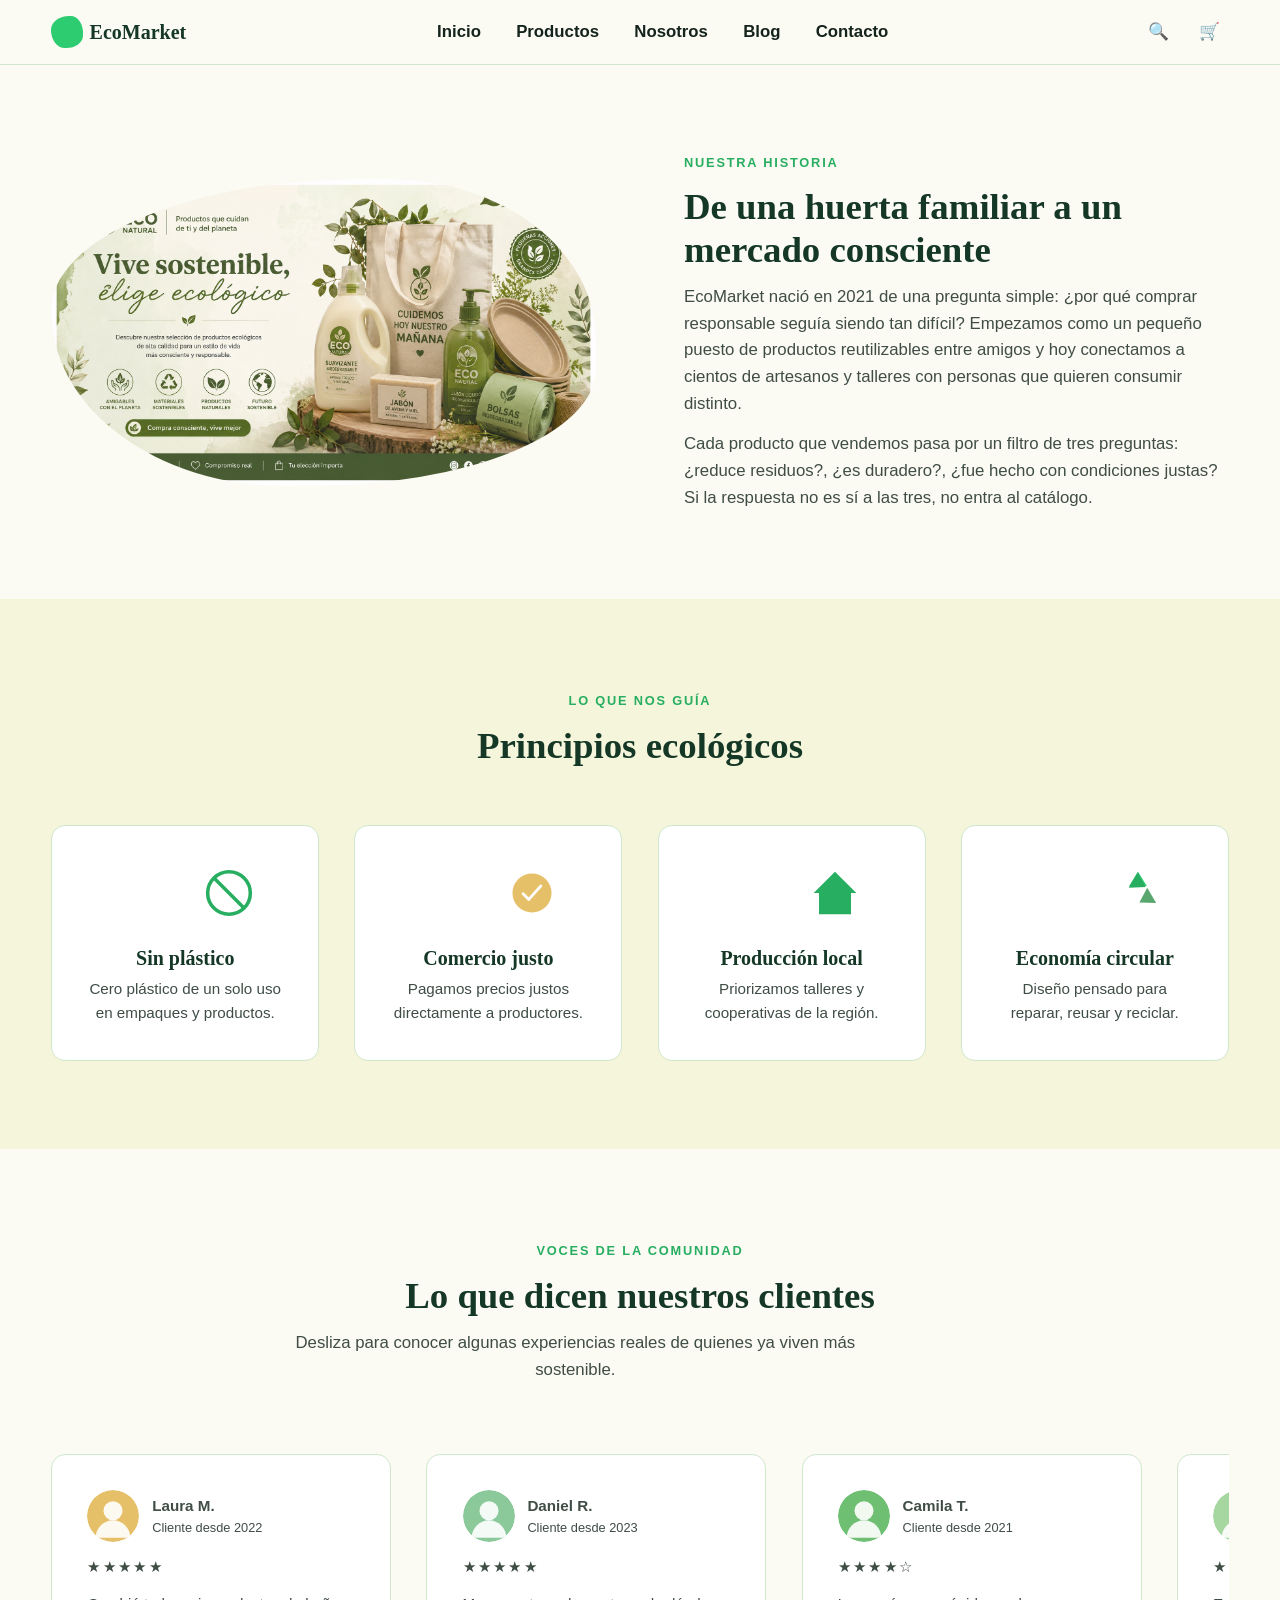
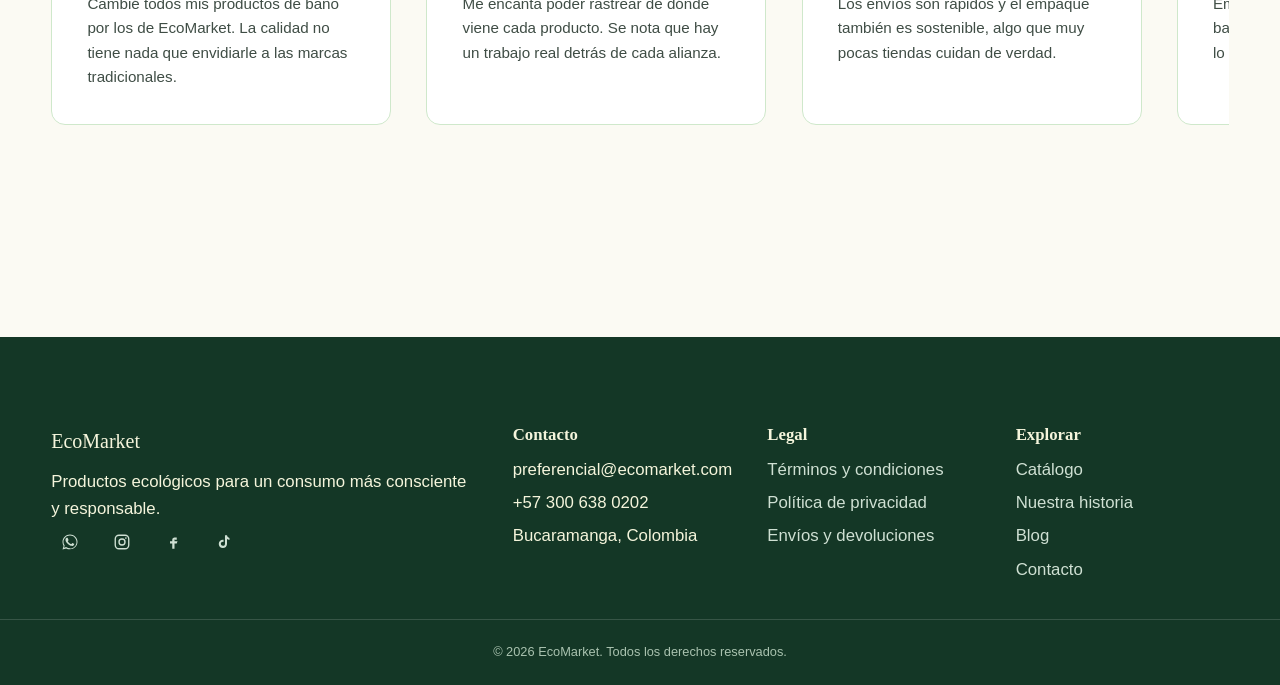
<file: views/sobre-nosotros.html>
<!DOCTYPE html>
<html lang="es">
<head>
  <meta charset="UTF-8">
  <meta name="viewport" content="width=device-width, initial-scale=1.0">
  <title>Sobre Nosotros — EcoMarket</title>
  <meta name="description" content="Conoce la historia, misión y valores de EcoMarket.">
  <link rel="icon" href="../img/icons/icon-leaf.svg" type="image/svg+xml">
  <link rel="stylesheet" href="../css/main.css">
  <link rel="stylesheet" href="../css/layout.css">
  <link rel="stylesheet" href="../css/components.css">
  <link rel="stylesheet" href="../css/animations.css">
</head>
<body>
  <a href="#main" class="skip-link">Saltar al contenido</a>

  <header class="header">
    <div class="container header__bar">
      <a href="../index.html" class="header__logo">
        <span class="header__logo-mark" aria-hidden="true"></span>
        EcoMarket
      </a>

      <input type="checkbox" id="nav-toggle" class="nav-toggle-input">
      <label for="nav-toggle" class="nav-toggle-label" aria-label="Abrir menú">
        <span></span><span></span><span></span>
      </label>

      <nav class="nav" aria-label="Navegación principal">
        <ul class="nav__list">
          <li><a href="../index.html" class="nav__link">Inicio</a></li>
          <li><a href="productos.html" class="nav__link">Productos</a></li>
          <li><a href="sobre-nosotros.html" class="nav__link">Nosotros</a></li>
          <li><a href="blog.html" class="nav__link">Blog</a></li>
          <li><a href="contacto.html" class="nav__link">Contacto</a></li>
        </ul>
      </nav>

      <div class="header__actions">
        <a href="productos.html" class="icon-btn" aria-label="Buscar productos">🔍</a>
        <a href="#carrito" class="icon-btn" aria-label="Ver carrito">🛒</a>
      </div>
    </div>
  </header>

  <main id="main">
    <!-- HISTORIA -->
    <section class="section container">
      <div class="story">
        <div class="story__media">
          <img src="../img/hero/hero-banner.png" alt="Ilustración del origen de EcoMarket en el campo">
        </div>
        <div class="story__text">
          <span class="eyebrow">Nuestra historia</span>
          <h2>De una huerta familiar a un mercado consciente</h2>
          <p>EcoMarket nació en 2021 de una pregunta simple: ¿por qué comprar responsable seguía siendo tan difícil? Empezamos como un pequeño puesto de productos reutilizables entre amigos y hoy conectamos a cientos de artesanos y talleres con personas que quieren consumir distinto.</p>
          <p>Cada producto que vendemos pasa por un filtro de tres preguntas: ¿reduce residuos?, ¿es duradero?, ¿fue hecho con condiciones justas? Si la respuesta no es sí a las tres, no entra al catálogo.</p>
        </div>
      </div>
    </section>

    <!-- PRINCIPIOS -->
    <section class="section section--muted">
      <div class="container">
        <div class="section-heading text-center">
          <span class="eyebrow">Lo que nos guía</span>
          <h2>Principios ecológicos</h2>
        </div>
        <div class="principles">
          <div class="principle">
            <img class="principle__icon" src="../img/icons/icon-no-plastic.svg" alt="">
            <h3>Sin plástico</h3>
            <p>Cero plástico de un solo uso en empaques y productos.</p>
          </div>
          <div class="principle">
            <img class="principle__icon" src="../img/icons/icon-fair-trade.svg" alt="">
            <h3>Comercio justo</h3>
            <p>Pagamos precios justos directamente a productores.</p>
          </div>
          <div class="principle">
            <img class="principle__icon" src="../img/icons/icon-local.svg" alt="">
            <h3>Producción local</h3>
            <p>Priorizamos talleres y cooperativas de la región.</p>
          </div>
          <div class="principle">
            <img class="principle__icon" src="../img/icons/icon-recycle.svg" alt="">
            <h3>Economía circular</h3>
            <p>Diseño pensado para reparar, reusar y reciclar.</p>
          </div>
        </div>
      </div>
    </section>

    <!-- TESTIMONIOS (carrusel CSS con scroll-snap) -->
    <section class="section container">
      <div class="section-heading text-center">
        <span class="eyebrow">Voces de la comunidad</span>
        <h2>Lo que dicen nuestros clientes</h2>
        <p>Desliza para conocer algunas experiencias reales de quienes ya viven más sostenible.</p>
      </div>

      <div class="carousel" tabindex="0" aria-label="Carrusel de testimonios, desliza horizontalmente">
        <article class="testimonial">
          <div class="testimonial__head">
            <div class="testimonial__avatar"><img src="../img/icons/avatar-1.svg" alt="" width="52" height="52"></div>
            <div>
              <p class="testimonial__name">Laura M.</p>
              <p class="testimonial__role">Cliente desde 2022</p>
            </div>
          </div>
          <p class="stars" aria-label="5 de 5 estrellas">★★★★★</p>
          <p>Cambié todos mis productos de baño por los de EcoMarket. La calidad no tiene nada que envidiarle a las marcas tradicionales.</p>
        </article>

        <article class="testimonial">
          <div class="testimonial__head">
            <div class="testimonial__avatar"><img src="../img/icons/avatar-2.svg" alt="" width="52" height="52"></div>
            <div>
              <p class="testimonial__name">Daniel R.</p>
              <p class="testimonial__role">Cliente desde 2023</p>
            </div>
          </div>
          <p class="stars" aria-label="5 de 5 estrellas">★★★★★</p>
          <p>Me encanta poder rastrear de dónde viene cada producto. Se nota que hay un trabajo real detrás de cada alianza.</p>
        </article>

        <article class="testimonial">
          <div class="testimonial__head">
            <div class="testimonial__avatar"><img src="../img/icons/avatar-3.svg" alt="" width="52" height="52"></div>
            <div>
              <p class="testimonial__name">Camila T.</p>
              <p class="testimonial__role">Cliente desde 2021</p>
            </div>
          </div>
          <p class="stars" aria-label="4 de 5 estrellas">★★★★☆</p>
          <p>Los envíos son rápidos y el empaque también es sostenible, algo que muy pocas tiendas cuidan de verdad.</p>
        </article>

        <article class="testimonial">
          <div class="testimonial__head">
            <div class="testimonial__avatar"><img src="../img/icons/avatar-4.svg" alt="" width="52" height="52"></div>
            <div>
              <p class="testimonial__name">Julián P.</p>
              <p class="testimonial__role">Cliente desde 2024</p>
            </div>
          </div>
          <p class="stars" aria-label="5 de 5 estrellas">★★★★★</p>
          <p>Empecé comprando un cepillo de bambú por curiosidad y ahora casi todo lo que uso viene de EcoMarket.</p>
        </article>
      </div>
    </section>
  </main>

  <footer class="footer">
    <div class="container footer__grid">
      <div class="footer__col">
        <p class="footer__brand">EcoMarket</p>
        <p>Productos ecológicos para un consumo más consciente y responsable.</p>
        <div class="footer__social">
          <a href="https://wa.me/573000000000" class="icon-btn" aria-label="WhatsApp" target="_blank" rel="noopener noreferrer">
            <svg viewBox="0 0 24 24" width="18" height="18" fill="currentColor" aria-hidden="true"><path d="M17.5 14.4c-.3-.1-1.7-.9-2-.9-.3-.1-.5-.1-.7.1-.2.3-.8.9-.9 1.1-.2.2-.3.2-.6.1-.3-.1-1.3-.5-2.4-1.5-.9-.8-1.5-1.8-1.7-2.1-.2-.3 0-.5.1-.6.1-.1.3-.3.4-.5.1-.2.2-.3.3-.5.1-.2 0-.4 0-.5 0-.1-.7-1.6-.9-2.2-.2-.6-.5-.5-.7-.5h-.6c-.2 0-.5.1-.8.4-.3.3-1 1-1 2.4s1 2.8 1.2 3c.1.2 2 3.1 4.9 4.3.7.3 1.2.5 1.6.6.7.2 1.3.2 1.8.1.5-.1 1.7-.7 1.9-1.4.2-.7.2-1.2.2-1.4-.1-.1-.3-.2-.6-.3z"/><path d="M12 2C6.5 2 2 6.5 2 12c0 1.9.5 3.6 1.5 5.2L2 22l4.9-1.5c1.5.8 3.3 1.3 5.1 1.3 5.5 0 10-4.5 10-10S17.5 2 12 2zm0 18.2c-1.7 0-3.3-.5-4.7-1.3l-.3-.2-3 .9.9-2.9-.2-.3C3.8 15 3.3 13.5 3.3 12c0-4.8 3.9-8.7 8.7-8.7s8.7 3.9 8.7 8.7-3.9 8.7-8.7 8.7z"/></svg>
          </a>
          <a href="https://instagram.com/ecomarket" class="icon-btn" aria-label="Instagram" target="_blank" rel="noopener noreferrer">
            <svg viewBox="0 0 24 24" width="18" height="18" fill="currentColor" aria-hidden="true"><rect x="3" y="3" width="18" height="18" rx="5" fill="none" stroke="currentColor" stroke-width="1.8"/><circle cx="12" cy="12" r="4" fill="none" stroke="currentColor" stroke-width="1.8"/><circle cx="17.2" cy="6.8" r="1.1"/></svg>
          </a>
          <a href="https://facebook.com/ecomarket" class="icon-btn" aria-label="Facebook" target="_blank" rel="noopener noreferrer">
            <svg viewBox="0 0 24 24" width="18" height="18" fill="currentColor" aria-hidden="true"><path d="M14 9h3V6h-3c-1.7 0-3 1.3-3 3v2H8v3h3v7h3v-7h3l1-3h-4V9c0-.6.4-1 1-1z"/></svg>
          </a>
          <a href="https://tiktok.com/@ecomarket" class="icon-btn" aria-label="TikTok" target="_blank" rel="noopener noreferrer">
            <svg viewBox="0 0 24 24" width="18" height="18" fill="currentColor" aria-hidden="true"><path d="M16 3c.3 1.8 1.5 3.2 3.3 3.5v2.7c-1.2 0-2.4-.4-3.3-1.1v6.4c0 3-2.4 5.5-5.5 5.5S5 17.5 5 14.5 7.4 9 10.5 9c.3 0 .6 0 .9.1v2.8c-.3-.1-.6-.2-.9-.2-1.5 0-2.7 1.2-2.7 2.7s1.2 2.7 2.7 2.7 2.8-1.1 2.8-2.6V3h2.7z"/></svg>
          </a>
        </div>
      </div>
      <div class="footer__col">
        <h4>Contacto</h4>
        <ul>
          <li>preferencial@ecomarket.com</li>
          <li>+57 300 638 0202</li>
          <li>Bucaramanga, Colombia</li>
        </ul>
      </div>
      <div class="footer__col">
        <h4>Legal</h4>
        <ul>
          <li><a href="#">Términos y condiciones</a></li>
          <li><a href="#">Política de privacidad</a></li>
          <li><a href="#">Envíos y devoluciones</a></li>
        </ul>
      </div>
      <div class="footer__col">
        <h4>Explorar</h4>
        <ul>
          <li><a href="productos.html">Catálogo</a></li>
          <li><a href="sobre-nosotros.html">Nuestra historia</a></li>
          <li><a href="blog.html">Blog</a></li>
          <li><a href="contacto.html">Contacto</a></li>
        </ul>
      </div>
    </div>
    <div class="footer__bottom">© 2026 EcoMarket. Todos los derechos reservados.</div>
  </footer>
</body>
</html>
</file>
<file: css/main.css>
/* =========================================================
    EcoMarket — main.css
    Reset · Variables (Design Tokens) · Tipografía base
   ========================================================= */

/* --- Design tokens ---------------------------------------------------- */
:root {
  /* Paleta — tonos naturales */
  --color-forest-900: #143726;
  --color-forest-800: #1f5a38;
  --color-green-700: #27ae60;
  --color-green-500: #2ecc71;
  --color-green-200: #cfe8cb;
  --color-sand-100: #f5f5dc;
  --color-sand-50: #fbfaf3;
  --color-clay-500: #e6c068;
  --color-ink-900: #14231c;
  --color-ink-600: #3f4d45;
  --color-white: #ffffff;
  --color-danger: #c0392b;
  --color-valid: #2ecc71;

  /* Tipografía */
  --font-display: Georgia, "Iowan Old Style", "Palatino Linotype", serif;
  --font-body: -apple-system, "Segoe UI", Roboto, Helvetica, Arial, sans-serif;

  --fs-100: 0.8rem;
  --fs-200: 0.95rem;
  --fs-300: 1.05rem;
  --fs-400: 1.25rem;
  --fs-500: 1.7rem;
  --fs-600: 2.3rem;
  --fs-700: 3rem;

  /* Espaciado */
  --space-1: 0.4rem;
  --space-2: 0.8rem;
  --space-3: 1.4rem;
  --space-4: 2.2rem;
  --space-5: 3.6rem;
  --space-6: 5.5rem;

  /* Forma */
  --radius-organic: 60% 40% 55% 45% / 45% 55% 40% 60%;
  --radius-card: 14px;
  --radius-pill: 999px;

  /* Sombra */
  --shadow-soft: 0 10px 30px -12px rgba(20, 55, 38, 0.25);
  --shadow-lift: 0 20px 40px -16px rgba(20, 55, 38, 0.35);

  /* Transición */
  --ease: cubic-bezier(0.22, 1, 0.36, 1);
}

/* --- Reset -------------------------------------------------------------- */
*,
*::before,
*::after {
  box-sizing: border-box;
}

* {
  margin: 0;
}

html {
  color-scheme: light;
  scroll-behavior: smooth;
}

body {
  font-family: var(--font-body);
  font-size: var(--fs-300);
  line-height: 1.6;
  color: var(--color-ink-900);
  background-color: var(--color-sand-50);
  -webkit-font-smoothing: antialiased;
}

img,
svg {
  display: block;
  max-width: 100%;
}

a {
  color: inherit;
  text-decoration: none;
}

ul,
ol {
  list-style: none;
  padding: 0;
}

button,
input,
textarea,
select {
  font: inherit;
  color: inherit;
}

button {
  cursor: pointer;
  background: none;
  border: none;
}

h1, h2, h3, h4 {
  font-family: var(--font-display);
  line-height: 1.15;
  color: var(--color-forest-900);
  font-weight: 700;
}

h1 { font-size: var(--fs-700); }
h2 { font-size: var(--fs-600); }
h3 { font-size: var(--fs-500); }
h4 { font-size: var(--fs-400); }

p { max-width: 65ch; }

/* --- Accesibilidad -------------------------------------------------- */
:focus-visible {
  outline: 3px solid var(--color-clay-500);
  outline-offset: 3px;
}

.visually-hidden {
  position: absolute;
  width: 1px;
  height: 1px;
  padding: 0;
  margin: -1px;
  overflow: hidden;
  clip: rect(0, 0, 0, 0);
  white-space: nowrap;
  border: 0;
}

.skip-link {
  position: absolute;
  left: -999px;
  top: 0;
  background: var(--color-forest-900);
  color: var(--color-white);
  padding: var(--space-2) var(--space-3);
  z-index: 999;
  border-radius: 0 0 8px 0;
}

.skip-link:focus {
  left: 0;
}

/* --- Utilidades comunes ---------------------------------------------- */
.container {
  width: min(1200px, 92%);
  margin-inline: auto;
}

.eyebrow {
  display: inline-block;
  font-size: var(--fs-100);
  letter-spacing: 0.14em;
  text-transform: uppercase;
  color: var(--color-green-700);
  font-weight: 700;
  margin-bottom: var(--space-2);
}

.section-heading {
  max-width: 46rem;
  margin-bottom: var(--space-5);
}

.section-heading p {
  color: var(--color-ink-600);
  margin-top: var(--space-2);
}

.text-center { text-align: center; margin-inline: auto; }

@media (prefers-reduced-motion: reduce) {
  html { scroll-behavior: auto; }
  *, *::before, *::after {
    animation-duration: 0.01ms !important;
    animation-iteration-count: 1 !important;
    transition-duration: 0.01ms !important;
  }
}
</file>
<file: css/layout.css>
/* =========================================================
    EcoMarket — layout.css
    Header · Footer · Grid systems · Sidebar
    Mobile-first (min-width breakpoints)
   ========================================================= */

/* --- Header ------------------------------------------------------------- */
.header {
  position: sticky;
  top: 0;
  z-index: 100;
  background: var(--color-sand-50);
  border-bottom: 1px solid var(--color-green-200);
}

.header__bar {
  display: flex;
  align-items: center;
  justify-content: space-between;
  padding-block: var(--space-2);
}

.header__logo {
  display: flex;
  align-items: center;
  gap: var(--space-1);
  font-family: var(--font-display);
  font-size: var(--fs-400);
  font-weight: 700;
  color: var(--color-forest-900);
}

.header__logo-mark {
  width: 2rem;
  height: 2rem;
  border-radius: var(--radius-organic);
  background: var(--color-green-500);
  flex-shrink: 0;
}

.header__actions {
  display: flex;
  align-items: center;
  gap: var(--space-2);
}

/* Menú móvil sin JS: checkbox hack ------------------------------------- */
.nav-toggle-input {
  position: absolute;
  opacity: 0;
  pointer-events: none;
}

.nav-toggle-label {
  display: flex;
  flex-direction: column;
  gap: 5px;
  width: 26px;
  cursor: pointer;
  padding: var(--space-1);
}

.nav-toggle-label span {
  display: block;
  height: 2px;
  background: var(--color-forest-900);
  border-radius: 2px;
  transition: transform 0.25s var(--ease), opacity 0.25s var(--ease);
}

.nav {
  position: fixed;
  inset: 0 0 0 30%;
  background: var(--color-forest-900);
  transform: translateX(100%);
  transition: transform 0.35s var(--ease);
  padding: var(--space-6) var(--space-4);
  overflow-y: auto;
}

.nav-toggle-input:checked ~ .nav {
  transform: translateX(0);
}

.nav-toggle-input:checked ~ .nav-toggle-label span:nth-child(1) {
  transform: translateY(7px) rotate(45deg);
}

.nav-toggle-input:checked ~ .nav-toggle-label span:nth-child(2) {
  opacity: 0;
}

.nav-toggle-input:checked ~ .nav-toggle-label span:nth-child(3) {
  transform: translateY(-7px) rotate(-45deg);
}

.nav__list {
  display: flex;
  flex-direction: column;
  gap: var(--space-3);
}

.nav__link {
  color: var(--color-sand-100);
  font-family: var(--font-display);
  font-size: var(--fs-500);
}

.nav__link:hover,
.nav__link:focus-visible {
  color: var(--color-green-500);
}

.icon-btn {
  width: 2.4rem;
  height: 2.4rem;
  display: grid;
  place-items: center;
  border-radius: 50%;
  transition: background 0.2s var(--ease);
}

.icon-btn:hover {
  background: var(--color-green-200);
}

@media (min-width: 900px) {
  .nav-toggle-label { display: none; }

  .nav {
    position: static;
    inset: auto;
    transform: none;
    background: transparent;
    padding: 0;
    overflow: visible;
  }

  .nav__list {
    flex-direction: row;
    gap: var(--space-4);
  }

  .nav__link {
    color: var(--color-ink-900);
    font-family: var(--font-body);
    font-size: var(--fs-300);
    font-weight: 600;
    position: relative;
  }

  .nav__link::after {
    content: "";
    position: absolute;
    left: 0;
    bottom: -6px;
    width: 0;
    height: 2px;
    background: var(--color-green-700);
    transition: width 0.25s var(--ease);
  }

  .nav__link:hover::after,
  .nav__link:focus-visible::after {
    width: 100%;
  }
}

/* --- Footer --------------------------------------------------------- */
.footer {
  background: var(--color-forest-900);
  color: var(--color-sand-100);
  margin-top: var(--space-6);
}

.footer__grid {
  display: grid;
  gap: var(--space-4);
  padding-block: var(--space-6) var(--space-4);
  grid-template-columns: 1fr;
}

.footer__brand {
  font-family: var(--font-display);
  font-size: var(--fs-400);
  margin-bottom: var(--space-2);
}

.footer__col h4 {
  color: var(--color-sand-100);
  font-size: var(--fs-300);
  margin-bottom: var(--space-2);
}

.footer__col ul {
  display: flex;
  flex-direction: column;
  gap: var(--space-1);
}

.footer__col a {
  color: #cfe0d3;
  transition: color 0.2s var(--ease);
}

.footer__col a:hover { color: var(--color-green-500); }

.footer__social {
  display: flex;
  gap: var(--space-2);
}

.footer__bottom {
  border-top: 1px solid rgba(255,255,255,0.15);
  text-align: center;
  padding: var(--space-3) 0;
  font-size: var(--fs-100);
  color: #a9c2af;
}

@media (min-width: 700px) {
  .footer__grid { grid-template-columns: repeat(2, 1fr); }
}

@media (min-width: 1000px) {
  .footer__grid { grid-template-columns: 2fr 1fr 1fr 1fr; }
}

/* --- Hero (layout only, ver components.css para estilo visual) -------- */
.hero {
  position: relative;
  display: grid;
  gap: var(--space-4);
  padding-block: var(--space-5);
}

@media (min-width: 900px) {
  .hero {
    grid-template-columns: 1.1fr 0.9fr;
    align-items: center;
    padding-block: var(--space-6);
  }
}

/* --- Grid genérico de secciones -------------------------------------- */
.section {
  padding-block: var(--space-6);
}

.section--muted {
  background: var(--color-sand-100);
}

/* --- Grid de productos (Home: 6 / Catálogo: 20) ------------------------ */
.product-grid {
  display: grid;
  gap: var(--space-4);
  grid-template-columns: 1fr;
}

@media (min-width: 620px) {
  .product-grid { grid-template-columns: repeat(2, 1fr); }
}

@media (min-width: 1000px) {
  .product-grid--home { grid-template-columns: repeat(3, 1fr); }
  .product-grid--catalog { grid-template-columns: repeat(4, 1fr); }
}

/* --- Catálogo: layout con sidebar --------------------------------------- */
.catalog-layout {
  display: grid;
  gap: var(--space-4);
  grid-template-columns: 1fr;
  align-items: start;
}

@media (min-width: 900px) {
  .catalog-layout {
    grid-template-columns: 260px 1fr;
    gap: var(--space-5);
  }
}

.filters {
  background: var(--color-white);
  border: 1px solid var(--color-green-200);
  border-radius: var(--radius-card);
  padding: var(--space-4);
}

@media (min-width: 900px) {
  .filters {
    position: sticky;
    top: calc(var(--space-4) + 68px);
  }
}

/* --- Sobre Nosotros: historia en flexbox ------------------------------- */
.story {
  display: flex;
  flex-direction: column;
  gap: var(--space-4);
  align-items: center;
}

@media (min-width: 800px) {
  .story {
    flex-direction: row;
    gap: var(--space-6);
  }

  .story__media,
  .story__text {
    flex: 1 1 0;
  }

  .story--reverse {
    flex-direction: row-reverse;
  }
}

/* --- Principios ecológicos --------------------------------------------- */
.principles {
  display: grid;
  gap: var(--space-4);
  grid-template-columns: 1fr;
}

@media (min-width: 620px) {
  .principles { grid-template-columns: repeat(2, 1fr); }
}

@media (min-width: 1000px) {
  .principles { grid-template-columns: repeat(4, 1fr); }
}

/* --- Contacto: formulario + info -------------------------------------- */
.contact-layout {
  display: grid;
  gap: var(--space-5);
  grid-template-columns: 1fr;
}

@media (min-width: 900px) {
  .contact-layout {
    grid-template-columns: 1.1fr 0.9fr;
  }
}
</file>
<file: css/components.css>
/* =========================================================
  EcoMarket — components.css
  Botones · Tarjetas · Inputs · Filtros · Paginación · Carrusel
   ========================================================= */

/* --- Botones --------------------------------------------------------- */
.btn {
  display: inline-flex;
  align-items: center;
  gap: var(--space-1);
  padding: 0.85rem 1.6rem;
  border-radius: var(--radius-pill);
  font-weight: 700;
  font-size: var(--fs-200);
  transition: transform 0.2s var(--ease), box-shadow 0.2s var(--ease), background 0.2s var(--ease);
}

.btn--primary {
  background: var(--color-green-700);
  color: var(--color-white);
  box-shadow: var(--shadow-soft);
}

.btn--primary:hover,
.btn--primary:focus-visible {
  background: var(--color-forest-800);
  transform: translateY(-2px);
  box-shadow: var(--shadow-lift);
}

.btn--outline {
  border: 2px solid var(--color-forest-900);
  color: var(--color-forest-900);
}

.btn--outline:hover {
  background: var(--color-forest-900);
  color: var(--color-white);
}

.btn--small {
  padding: 0.55rem 1.1rem;
  font-size: var(--fs-100);
}

.btn--block { width: 100%; justify-content: center; }

/* --- Hero content ------------------------------------------------------ */
.hero__eyebrow { color: var(--color-green-700); }

.hero__title {
  font-size: clamp(2.2rem, 5vw, var(--fs-700));
  margin-bottom: var(--space-3);
}

.hero__title em {
  font-style: normal;
  color: var(--color-green-700);
}

.hero__lead {
  color: var(--color-ink-600);
  margin-bottom: var(--space-4);
  font-size: var(--fs-400);
}

.hero__media {
  border-radius: 32px;
  overflow: hidden;
  box-shadow: var(--shadow-lift);
}

.hero__media img { width: 100%; height: 100%; object-fit: cover; }

/* --- Tarjeta de producto (home & catálogo) ----------------------------- */
.card {
  background: var(--color-white);
  border: 1px solid var(--color-green-200);
  border-radius: var(--radius-card);
  overflow: hidden;
  display: flex;
  flex-direction: column;
  transition: transform 0.3s var(--ease), box-shadow 0.3s var(--ease);
}

.card:hover,
.card:focus-within {
  transform: translateY(-8px);
  box-shadow: var(--shadow-lift);
}

.card__media {
  aspect-ratio: 4 / 3;
  background: var(--color-sand-100);
  padding: var(--space-3);
}

.card__media img { width: 100%; height: 100%; object-fit: contain; }

.card__body {
  padding: var(--space-3);
  display: flex;
  flex-direction: column;
  gap: var(--space-1);
  flex: 1;
}

.card__title { font-size: var(--fs-400); }

.card__desc {
  color: var(--color-ink-600);
  font-size: var(--fs-200);
  flex: 1;
}

.card__price {
  font-weight: 700;
  color: var(--color-forest-900);
  font-size: var(--fs-400);
}

.card__footer {
  padding: 0 var(--space-3) var(--space-3);
  display: flex;
  align-items: center;
  justify-content: space-between;
  gap: var(--space-2);
}

/* Etiqueta de stock */
.badge {
  display: inline-block;
  padding: 0.25rem 0.7rem;
  border-radius: var(--radius-pill);
  font-size: var(--fs-100);
  font-weight: 700;
  width: fit-content;
}

.badge--stock {
  background: var(--color-green-200);
  color: var(--color-forest-800);
}

.badge--out {
  background: #f4d6d1;
  color: var(--color-danger);
}

/* Botón de favoritos — usa :active para feedback inmediato sin JS */
.fav-btn {
  width: 2.4rem;
  height: 2.4rem;
  border-radius: 50%;
  border: 2px solid var(--color-green-200);
  display: grid;
  place-items: center;
  color: var(--color-ink-600);
  transition: color 0.2s var(--ease), border-color 0.2s var(--ease), transform 0.15s var(--ease);
}

.fav-btn:hover { border-color: var(--color-green-700); color: var(--color-green-700); }

.fav-btn:active,
.fav-btn:target {
  color: #e0555f;
  border-color: #e0555f;
  transform: scale(1.15);
}

/* --- Buscador visual ---------------------------------------------------- */
.search-bar {
  display: flex;
  align-items: center;
  gap: var(--space-2);
  background: var(--color-white);
  border: 1px solid var(--color-green-200);
  border-radius: var(--radius-pill);
  padding: 0.7rem 1.2rem;
}

.search-bar input {
  border: none;
  outline: none;
  flex: 1;
  background: transparent;
}

/* --- Filtros (sidebar) -------------------------------------------------- */
.filters__title {
  font-size: var(--fs-300);
  margin-bottom: var(--space-2);
  text-transform: uppercase;
  letter-spacing: 0.08em;
  color: var(--color-forest-900);
}

.filters__group {
  padding-block: var(--space-3);
  border-bottom: 1px solid var(--color-green-200);
}

.filters__group:last-of-type { border-bottom: none; }

.filters__group h4 { margin-bottom: var(--space-2); font-size: var(--fs-300); }

.filters__option {
  display: flex;
  align-items: center;
  gap: var(--space-2);
  padding-block: 0.3rem;
  font-size: var(--fs-200);
  cursor: pointer;
}

.filters__option input[type="checkbox"],
.filters__option input[type="radio"] {
  accent-color: var(--color-green-700);
  width: 1.05rem;
  height: 1.05rem;
}

.range-visual {
  height: 6px;
  border-radius: var(--radius-pill);
  background: var(--color-green-200);
  position: relative;
  margin-top: var(--space-3);
}

.range-visual::before {
  content: "";
  position: absolute;
  inset: 0 40% 0 15%;
  background: var(--color-green-700);
  border-radius: var(--radius-pill);
}

.range-visual::after {
  content: "";
  position: absolute;
  top: 50%;
  left: 15%;
  width: 16px;
  height: 16px;
  background: var(--color-white);
  border: 3px solid var(--color-green-700);
  border-radius: 50%;
  transform: translate(-50%, -50%);
}

.range-labels {
  display: flex;
  justify-content: space-between;
  font-size: var(--fs-100);
  color: var(--color-ink-600);
  margin-top: var(--space-2);
}

/* --- Paginación --------------------------------------------------------- */
.pagination {
  display: flex;
  justify-content: center;
  align-items: center;
  gap: var(--space-1);
  margin-top: var(--space-5);
  flex-wrap: wrap;
}

.pagination a,
.pagination span {
  min-width: 2.6rem;
  height: 2.6rem;
  display: grid;
  place-items: center;
  border-radius: 50%;
  font-weight: 600;
  border: 1px solid var(--color-green-200);
  transition: background 0.2s var(--ease), color 0.2s var(--ease);
}

.pagination a:hover { background: var(--color-green-200); }

.pagination .is-current {
  background: var(--color-green-700);
  color: var(--color-white);
  border-color: var(--color-green-700);
}

.pagination .nav-arrow {
  border-radius: var(--radius-pill);
  padding-inline: var(--space-2);
  width: auto;
}

/* --- Principios ecológicos (iconos) ------------------------------------- */
.principle {
  text-align: center;
  padding: var(--space-4);
  border-radius: var(--radius-card);
  background: var(--color-white);
  border: 1px solid var(--color-green-200);
}

.principle__icon {
  width: 64px;
  height: 64px;
  margin-inline: auto var(--space-3);
  margin-bottom: var(--space-3);
}

.principle h3 { font-size: var(--fs-400); margin-bottom: var(--space-1); }
.principle p { color: var(--color-ink-600); font-size: var(--fs-200); margin-inline: auto; }

/* --- Historia (flexbox) -------------------------------------------------- */
.story__media {
  border-radius: var(--radius-organic);
  overflow: hidden;
}

.story__text .eyebrow { display: block; }
.story__text p { margin-top: var(--space-2); color: var(--color-ink-600); }

/* --- Carrusel de testimonios (100% CSS mediante scroll-snap) ------------ */
.carousel {
  display: flex;
  gap: var(--space-4);
  overflow-x: auto;
  scroll-snap-type: x mandatory;
  padding-block: var(--space-2) var(--space-4);
  scrollbar-color: var(--color-green-700) var(--color-green-200);
}

.testimonial {
  scroll-snap-align: start;
  flex: 0 0 min(340px, 85%);
  background: var(--color-white);
  border: 1px solid var(--color-green-200);
  border-radius: var(--radius-card);
  padding: var(--space-4);
  transition: transform 0.3s var(--ease), box-shadow 0.3s var(--ease);
}

.testimonial:hover {
  transform: translateY(-6px) scale(1.02);
  box-shadow: var(--shadow-lift);
}

.testimonial__head {
  display: flex;
  align-items: center;
  gap: var(--space-2);
  margin-bottom: var(--space-2);
}

.testimonial__avatar {
  width: 52px;
  height: 52px;
  border-radius: 50%;
  overflow: hidden;
  flex-shrink: 0;
}

.testimonial__name { font-weight: 700; }
.testimonial__role { font-size: var(--fs-100); color: var(--color-ink-600); }

.stars {
  color: var(--color-clay-500);
  letter-spacing: 0.15em;
  margin-bottom: var(--space-2);
}

.testimonial p:not(.testimonial__role) {
  color: var(--color-ink-600);
  font-size: var(--fs-200);
}

/* --- Formulario de contacto ----------------------------------------------- */
.form-field {
  display: flex;
  flex-direction: column;
  gap: 0.4rem;
  margin-bottom: var(--space-3);
}

.form-field label {
  font-weight: 700;
  font-size: var(--fs-200);
}

.form-field input,
.form-field textarea {
  border: 2px solid var(--color-green-200);
  border-radius: 10px;
  padding: 0.75rem 1rem;
  background: var(--color-white);
  transition: border-color 0.2s var(--ease), box-shadow 0.2s var(--ease);
}

.form-field textarea { resize: vertical; min-height: 120px; }

.form-field input:focus,
.form-field textarea:focus {
  border-color: var(--color-green-700);
}

/* Validación visual pura CSS */
.form-field input:not(:placeholder-shown):valid,
.form-field textarea:not(:placeholder-shown):valid {
  border-color: var(--color-valid);
  box-shadow: 0 0 0 3px rgba(46, 204, 113, 0.15);
}

.form-field input:not(:placeholder-shown):invalid,
.form-field textarea:not(:placeholder-shown):invalid {
  border-color: var(--color-danger);
  box-shadow: 0 0 0 3px rgba(192, 57, 43, 0.12);
}

.form-hint {
  font-size: var(--fs-100);
  color: var(--color-ink-600);
}

.form-field input:not(:placeholder-shown):invalid ~ .form-hint::after {
  content: " — revisa este campo.";
  color: var(--color-danger);
}

/* --- Redes sociales (contacto) -------------------------------------------- */
.social-row {
  display: flex;
  gap: var(--space-2);
}

.social-row a {
  width: 3rem;
  height: 3rem;
  display: grid;
  place-items: center;
  border-radius: 50%;
  background: var(--color-sand-100);
  border: 1px solid var(--color-green-200);
  transition: transform 0.2s var(--ease), background 0.2s var(--ease);
}

.social-row a:hover {
  transform: scale(1.15);
  background: var(--color-green-500);
  color: var(--color-white);
}

.map-embed {
  position: relative;
  width: 100%;
  aspect-ratio: 16 / 9;
  border-radius: 10px;
  overflow: hidden;
}

.map-embed iframe {
  position: absolute;
  inset: 0;
  width: 100%;
  height: 100%;
  border: 0;
}
/* --- Info-card (contacto / footer contacto) -------------------------------- */
.info-card {
  background: var(--color-white);
  border: 1px solid var(--color-green-200);
  border-radius: var(--radius-card);
  padding: var(--space-4);
}

.info-card + .info-card { margin-top: var(--space-3); }

.info-card h4 { margin-bottom: 0.3rem; }
.info-card p { color: var(--color-ink-600); font-size: var(--fs-200); }
</file>
<file: css/animations.css>
/* =========================================================
   EcoMarket — animations.css
   Keyframes y transiciones
   ========================================================= */

@keyframes fade-up {
  from {
    opacity: 0;
    transform: translateY(18px);
  }
  to {
    opacity: 1;
    transform: translateY(0);
  }
}

@keyframes float {
  0%, 100% { transform: translateY(0); }
  50% { transform: translateY(-10px); }
}

@keyframes pop-in {
  from {
    opacity: 0;
    transform: scale(0.9);
  }
  to {
    opacity: 1;
    transform: scale(1);
  }
}

@keyframes leaf-sway {
  0%, 100% { transform: rotate(-2deg); }
  50% { transform: rotate(2deg); }
}

@keyframes underline-grow {
  from { width: 0; }
  to { width: 100%; }
}

/* --- Aplicación de animaciones ------------------------------------------ */
.hero__text {
  animation: fade-up 0.8s var(--ease) both;
}

.hero__media {
  animation: pop-in 0.9s var(--ease) 0.15s both, float 6s ease-in-out 1s infinite;
}

.card {
  animation: fade-up 0.6s var(--ease) both;
}

.card:nth-child(2) { animation-delay: 0.05s; }
.card:nth-child(3) { animation-delay: 0.1s; }
.card:nth-child(4) { animation-delay: 0.15s; }
.card:nth-child(5) { animation-delay: 0.2s; }
.card:nth-child(6) { animation-delay: 0.25s; }

.principle {
  transition: transform 0.3s var(--ease), box-shadow 0.3s var(--ease);
}

.principle:hover {
  transform: translateY(-6px);
  box-shadow: var(--shadow-soft);
}

.principle:hover .principle__icon {
  animation: leaf-sway 1.2s ease-in-out infinite;
}

.header__logo-mark {
  animation: leaf-sway 4s ease-in-out infinite;
}

.testimonial {
  animation: fade-up 0.7s var(--ease) both;
}

/* Botón CTA: pequeño "respiro" al hover, ya definido transform en components.css */
.btn--primary::after {
  content: "";
}

/* Icono social: transición ya cubierta, agregamos rebote sutil */
.social-row a:active {
  transform: scale(0.95);
}
</file>
<file: css/blog.css>
/* =========================================================
    EcoMarket — blog.css
    Sección "Vida Sostenible": portada editorial y artículos
   ========================================================= */

/* --- Encabezado editorial ---------------------------------------------- */
.blog-hero {
  text-align: center;
  padding-block: var(--space-6) var(--space-5);
  max-width: 42rem;
  margin-inline: auto;
}

.blog-hero .eyebrow { display: block; }

.blog-hero__title {
  margin-bottom: var(--space-3);
}

.blog-hero__lead {
  color: var(--color-ink-600);
  margin-inline: auto;
  font-size: var(--fs-300);
}

/* --- Listado editorial (tarjetas horizontales) -------------------------- */
.blog-list {
  display: flex;
  flex-direction: column;
}

.blog-card {
  display: grid;
  grid-template-columns: 1fr;
  gap: var(--space-4);
  padding-block: var(--space-5);
  border-bottom: 1px solid var(--color-green-200);
  animation: fade-up 0.6s var(--ease) both;
}

.blog-list .blog-card:first-child { padding-top: 0; }
.blog-list .blog-card:last-child { border-bottom: none; }

.blog-card__media {
  border-radius: var(--radius-card);
  overflow: hidden;
  aspect-ratio: 16 / 10;
  background: var(--color-sand-100);
}

.blog-card__media img {
  width: 100%;
  height: 100%;
  object-fit: cover;
  transition: transform 0.5s var(--ease);
}

.blog-card:hover .blog-card__media img,
.blog-card:focus-within .blog-card__media img {
  transform: scale(1.05);
}

.blog-card__body {
  display: flex;
  flex-direction: column;
  align-self: center;
}

.blog-card__meta {
  display: flex;
  align-items: center;
  gap: var(--space-2);
  margin-bottom: var(--space-2);
  font-size: var(--fs-100);
}

.blog-card__category {
  color: var(--color-green-700);
  font-weight: 700;
  letter-spacing: 0.08em;
  text-transform: uppercase;
}

.blog-card__date { color: var(--color-ink-600); }

.blog-card__title {
  margin-bottom: var(--space-2);
}

.blog-card__title a {
  transition: color 0.2s var(--ease);
}

.blog-card__title a:hover,
.blog-card__title a:focus-visible {
  color: var(--color-green-700);
}

.blog-card__excerpt {
  color: var(--color-ink-600);
  margin-bottom: var(--space-3);
}

.blog-card__link {
  display: inline-flex;
  align-items: center;
  gap: 0.4rem;
  width: fit-content;
  font-weight: 700;
  color: var(--color-green-700);
  border-bottom: 2px solid transparent;
  transition: border-color 0.2s var(--ease), gap 0.2s var(--ease), color 0.2s var(--ease);
}

.blog-card__link span {
  transition: transform 0.2s var(--ease);
}

.blog-card__link:hover,
.blog-card__link:focus-visible {
  border-color: var(--color-green-700);
  color: var(--color-forest-800);
}

.blog-card__link:hover span,
.blog-card__link:focus-visible span {
  transform: translateX(4px);
}

.blog-card__link:active { color: var(--color-forest-900); }

@media (min-width: 700px) {
  .blog-card {
    grid-template-columns: 40% 1fr;
    align-items: center;
  }
  .blog-card__media { aspect-ratio: 4 / 3; }
}

/* =========================================================
    Vistas internas de artículo
   ========================================================= */

/* --- Breadcrumb ---------------------------------------------------------- */
.breadcrumb {
  display: flex;
  flex-wrap: wrap;
  gap: 0.4rem;
  font-size: var(--fs-100);
  color: var(--color-ink-600);
  margin-bottom: var(--space-4);
}

.breadcrumb a { transition: color 0.2s var(--ease); }
.breadcrumb a:hover,
.breadcrumb a:focus-visible { color: var(--color-green-700); }

.breadcrumb li { display: flex; align-items: center; gap: 0.4rem; }
.breadcrumb li:not(:last-child)::after { content: "›"; color: var(--color-green-700); }
.breadcrumb li:last-child { color: var(--color-forest-900); font-weight: 600; }
.breadcrumb ol { display: flex; flex-wrap: wrap; gap: 0.4rem; }

/* --- Encabezado del artículo --------------------------------------------- */
.article-header { margin-bottom: var(--space-5); }

.article-header__media {
  border-radius: var(--radius-card);
  overflow: hidden;
  aspect-ratio: 21 / 9;
  margin-bottom: var(--space-4);
  box-shadow: var(--shadow-soft);
}

.article-header__media img { width: 100%; height: 100%; object-fit: cover; }

.article-header__title { margin-block: var(--space-2) var(--space-3); }

.article-header__meta {
  display: flex;
  align-items: center;
  flex-wrap: wrap;
  gap: var(--space-3);
  color: var(--color-ink-600);
  font-size: var(--fs-200);
}

.article-header__author {
  display: flex;
  align-items: center;
  gap: var(--space-2);
}

.article-header__author img {
  width: 2.6rem;
  height: 2.6rem;
  border-radius: 50%;
}

.article-header__author strong { color: var(--color-forest-900); }

.article-header__meta .dot::before { content: "•"; margin-right: var(--space-3); color: var(--color-green-200); }

/* --- Layout principal: artículo + sidebar -------------------------------- */
.article-layout {
  display: grid;
  gap: var(--space-5);
  grid-template-columns: 1fr;
  align-items: start;
}

@media (min-width: 900px) {
  .article-layout {
    grid-template-columns: 2.3fr 1fr;
    gap: var(--space-6);
  }
}

/* --- Cuerpo editorial ------------------------------------------------------ */
.article-body {
  font-size: var(--fs-300);
  line-height: 1.7;
  counter-reset: section;
}

.article-body > p { max-width: 68ch; margin-bottom: var(--space-3); }

.article-quote {
  border-left: 4px solid var(--color-green-700);
  background: var(--color-sand-100);
  border-radius: 0 var(--radius-card) var(--radius-card) 0;
  padding: var(--space-4);
  margin-block: var(--space-4);
  font-family: var(--font-display);
  font-size: var(--fs-400);
  color: var(--color-forest-900);
}

.article-secondary {
  display: grid;
  gap: var(--space-4);
  grid-template-columns: 1fr;
  align-items: center;
  margin-block: var(--space-4);
}

.article-secondary figure { border-radius: var(--radius-card); overflow: hidden; }
.article-secondary img { width: 100%; height: 100%; object-fit: cover; aspect-ratio: 5 / 3; }
.article-secondary figcaption { margin-top: var(--space-2); font-size: var(--fs-100); color: var(--color-ink-600); }
.article-secondary p { color: var(--color-ink-600); }

@media (min-width: 700px) {
  .article-secondary { grid-template-columns: 1fr 1fr; }
}

.article-section { margin-block: var(--space-5) var(--space-3); }

.article-section h2 {
  display: flex;
  align-items: baseline;
  gap: var(--space-2);
  padding-bottom: var(--space-2);
  border-bottom: 1px solid var(--color-green-200);
  margin-bottom: var(--space-2);
}

.article-section h2::before {
  counter-increment: section;
  content: counter(section, decimal-leading-zero);
  color: var(--color-green-700);
  font-size: var(--fs-300);
  font-family: var(--font-body);
  font-weight: 700;
}

.article-section p { color: var(--color-ink-600); }

/* --- Etiquetas ------------------------------------------------------------- */
.article-tags {
  display: flex;
  flex-wrap: wrap;
  gap: var(--space-2);
  margin-top: var(--space-5);
}

.tag {
  border: 1px solid var(--color-green-200);
  border-radius: var(--radius-pill);
  padding: 0.35rem 0.9rem;
  font-size: var(--fs-100);
  color: var(--color-forest-800);
  transition: background 0.2s var(--ease), color 0.2s var(--ease), border-color 0.2s var(--ease);
}

.tag:hover, .tag:focus-visible {
  background: var(--color-green-700);
  color: var(--color-white);
  border-color: var(--color-green-700);
}

/* --- Compartir + navegación entre artículos -------------------------------- */
.article-footer {
  display: flex;
  flex-wrap: wrap;
  align-items: center;
  justify-content: space-between;
  gap: var(--space-3);
  margin-top: var(--space-4);
  padding-top: var(--space-4);
  border-top: 1px solid var(--color-green-200);
}

.article-footer__label { font-weight: 700; font-size: var(--fs-200); color: var(--color-ink-600); }

.article-share { display: flex; gap: var(--space-2); }

.article-share a {
  width: 2.6rem;
  height: 2.6rem;
  display: grid;
  place-items: center;
  border-radius: 50%;
  background: var(--color-sand-100);
  border: 1px solid var(--color-green-200);
  transition: transform 0.2s var(--ease), background 0.2s var(--ease), color 0.2s var(--ease);
}

.article-share a:hover,
.article-share a:focus-visible {
  transform: scale(1.12);
  background: var(--color-green-700);
  color: var(--color-white);
}

.article-share a:active { transform: scale(0.95); }

.article-nav {
  display: grid;
  grid-template-columns: 1fr;
  gap: var(--space-3);
  margin-top: var(--space-5);
}

@media (min-width: 620px) {
  .article-nav { grid-template-columns: 1fr 1fr; }
}

.article-nav__item {
  display: flex;
  align-items: center;
  gap: var(--space-3);
  padding: var(--space-3);
  border: 1px solid var(--color-green-200);
  border-radius: var(--radius-card);
  transition: transform 0.25s var(--ease), box-shadow 0.25s var(--ease), border-color 0.25s var(--ease);
}

.article-nav__item:hover,
.article-nav__item:focus-visible {
  transform: translateY(-4px);
  box-shadow: var(--shadow-soft);
  border-color: var(--color-green-700);
}

.article-nav__item--next { justify-content: flex-end; text-align: right; }
.article-nav__item--next { flex-direction: row-reverse; }

.article-nav__thumb {
  width: 64px;
  height: 64px;
  border-radius: 10px;
  overflow: hidden;
  flex-shrink: 0;
}

.article-nav__thumb img { width: 100%; height: 100%; object-fit: cover; }

.article-nav__label {
  font-size: var(--fs-100);
  color: var(--color-green-700);
  font-weight: 700;
  text-transform: uppercase;
  letter-spacing: 0.06em;
  display: block;
  margin-bottom: 0.2rem;
}

.article-nav__title { font-family: var(--font-display); color: var(--color-forest-900); font-weight: 700; }

/* --- Sidebar ---------------------------------------------------------------- */
.sidebar {
  display: flex;
  flex-direction: column;
  gap: var(--space-4);
}

@media (min-width: 900px) {
  .sidebar {
    position: sticky;
    top: calc(var(--space-4) + 68px);
  }
}

.author-card {
  background: var(--color-white);
  border: 1px solid var(--color-green-200);
  border-radius: var(--radius-card);
  padding: var(--space-4);
  text-align: center;
}

.author-card img {
  width: 5rem;
  height: 5rem;
  border-radius: 50%;
  margin-inline: auto;
  margin-bottom: var(--space-2);
}

.author-card h3 { font-size: var(--fs-400); margin-bottom: 0.2rem; }
.author-card__role { font-size: var(--fs-100); color: var(--color-green-700); font-weight: 700; margin-bottom: var(--space-2); }
.author-card p:not(.author-card__role) { color: var(--color-ink-600); font-size: var(--fs-200); margin-bottom: var(--space-3); }

.author-card .social-row { justify-content: center; }
.author-card .social-row a { width: 2.4rem; height: 2.4rem; }

.related {
  background: var(--color-white);
  border: 1px solid var(--color-green-200);
  border-radius: var(--radius-card);
  padding: var(--space-4);
}

.related h3 {
  font-size: var(--fs-300);
  text-transform: uppercase;
  letter-spacing: 0.06em;
  margin-bottom: var(--space-3);
}

.related__item {
  display: flex;
  gap: var(--space-2);
  padding-block: var(--space-2);
  border-top: 1px solid var(--color-green-200);
}

.related__item:first-of-type { border-top: none; padding-top: 0; }

.related__thumb {
  width: 64px;
  height: 64px;
  border-radius: 10px;
  overflow: hidden;
  flex-shrink: 0;
}

.related__thumb img { width: 100%; height: 100%; object-fit: cover; }

.related__title {
  font-size: var(--fs-200);
  font-weight: 600;
  color: var(--color-forest-900);
  transition: color 0.2s var(--ease);
}

.related__item a:hover .related__title,
.related__item a:focus-visible .related__title { color: var(--color-green-700); }

.related__time { font-size: var(--fs-100); color: var(--color-ink-600); margin-top: 0.2rem; display: block; }

.subscribe-box {
  background: var(--color-forest-900);
  color: var(--color-sand-100);
  border-radius: var(--radius-card);
  padding: var(--space-4);
}

.subscribe-box h3 { color: var(--color-sand-100); font-size: var(--fs-300); margin-bottom: var(--space-2); }
.subscribe-box p { color: #cfe0d3; font-size: var(--fs-200); margin-bottom: var(--space-3); }

.subscribe-box .form-field { margin-bottom: var(--space-2); }
.subscribe-box input {
  width: 100%;
  border: 2px solid rgba(255,255,255,0.25);
  border-radius: var(--radius-pill);
  padding: 0.7rem 1.1rem;
  background: rgba(255,255,255,0.08);
  color: var(--color-white);
}

.subscribe-box input::placeholder { color: #a9c2af; }
.subscribe-box input:focus { border-color: var(--color-green-500); outline: none; }
</file>
